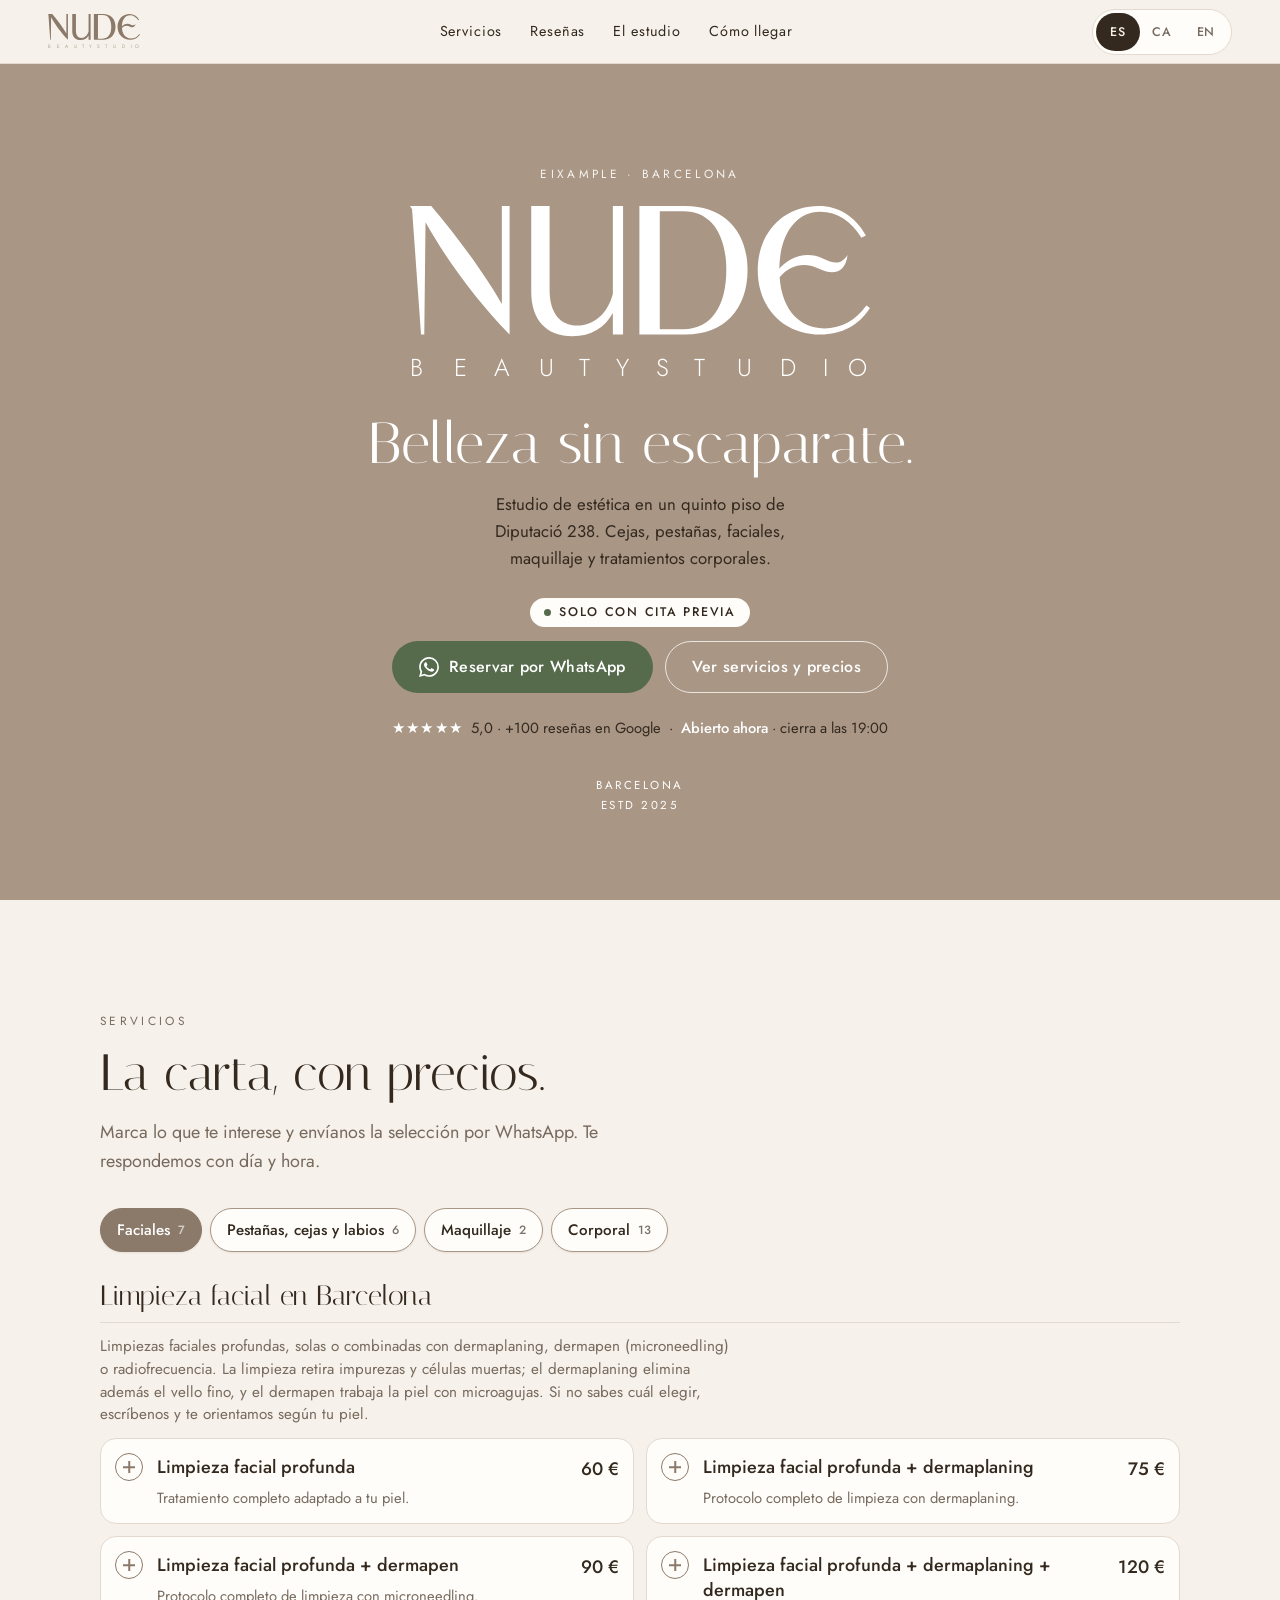
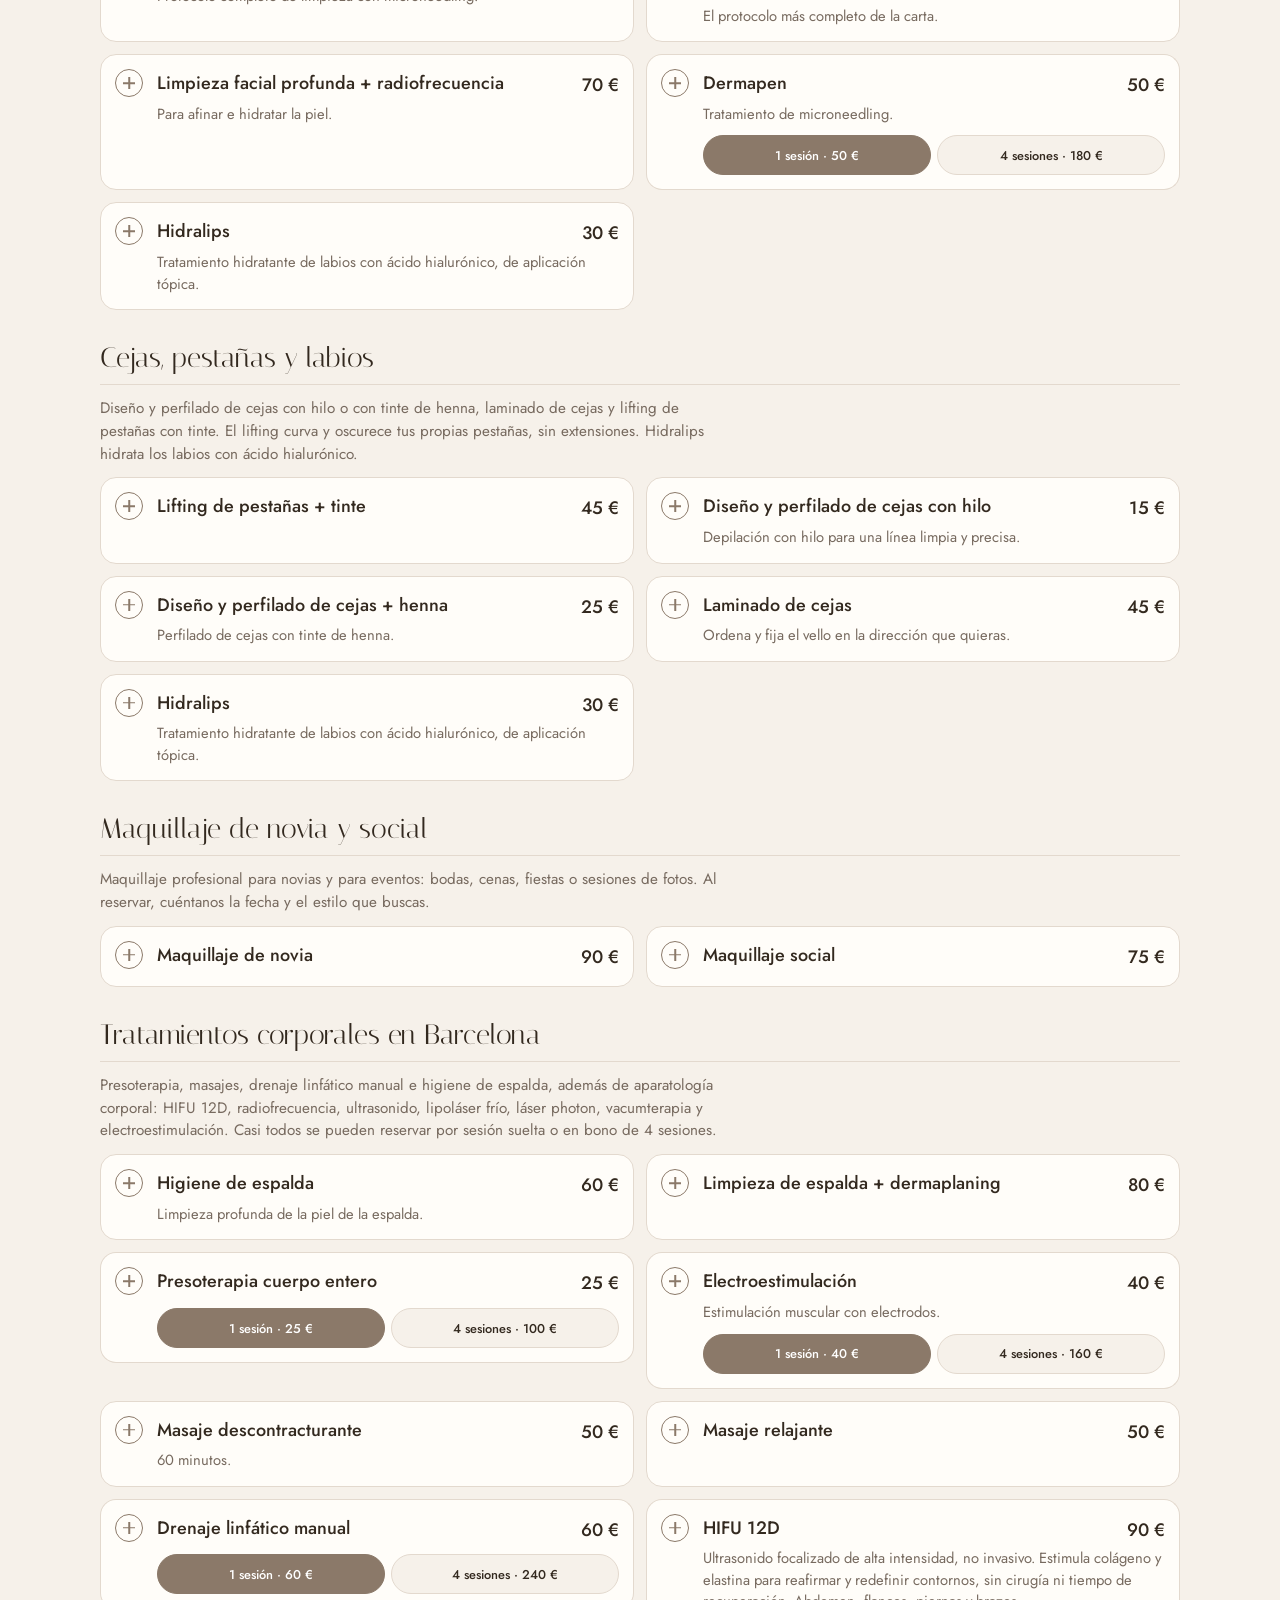
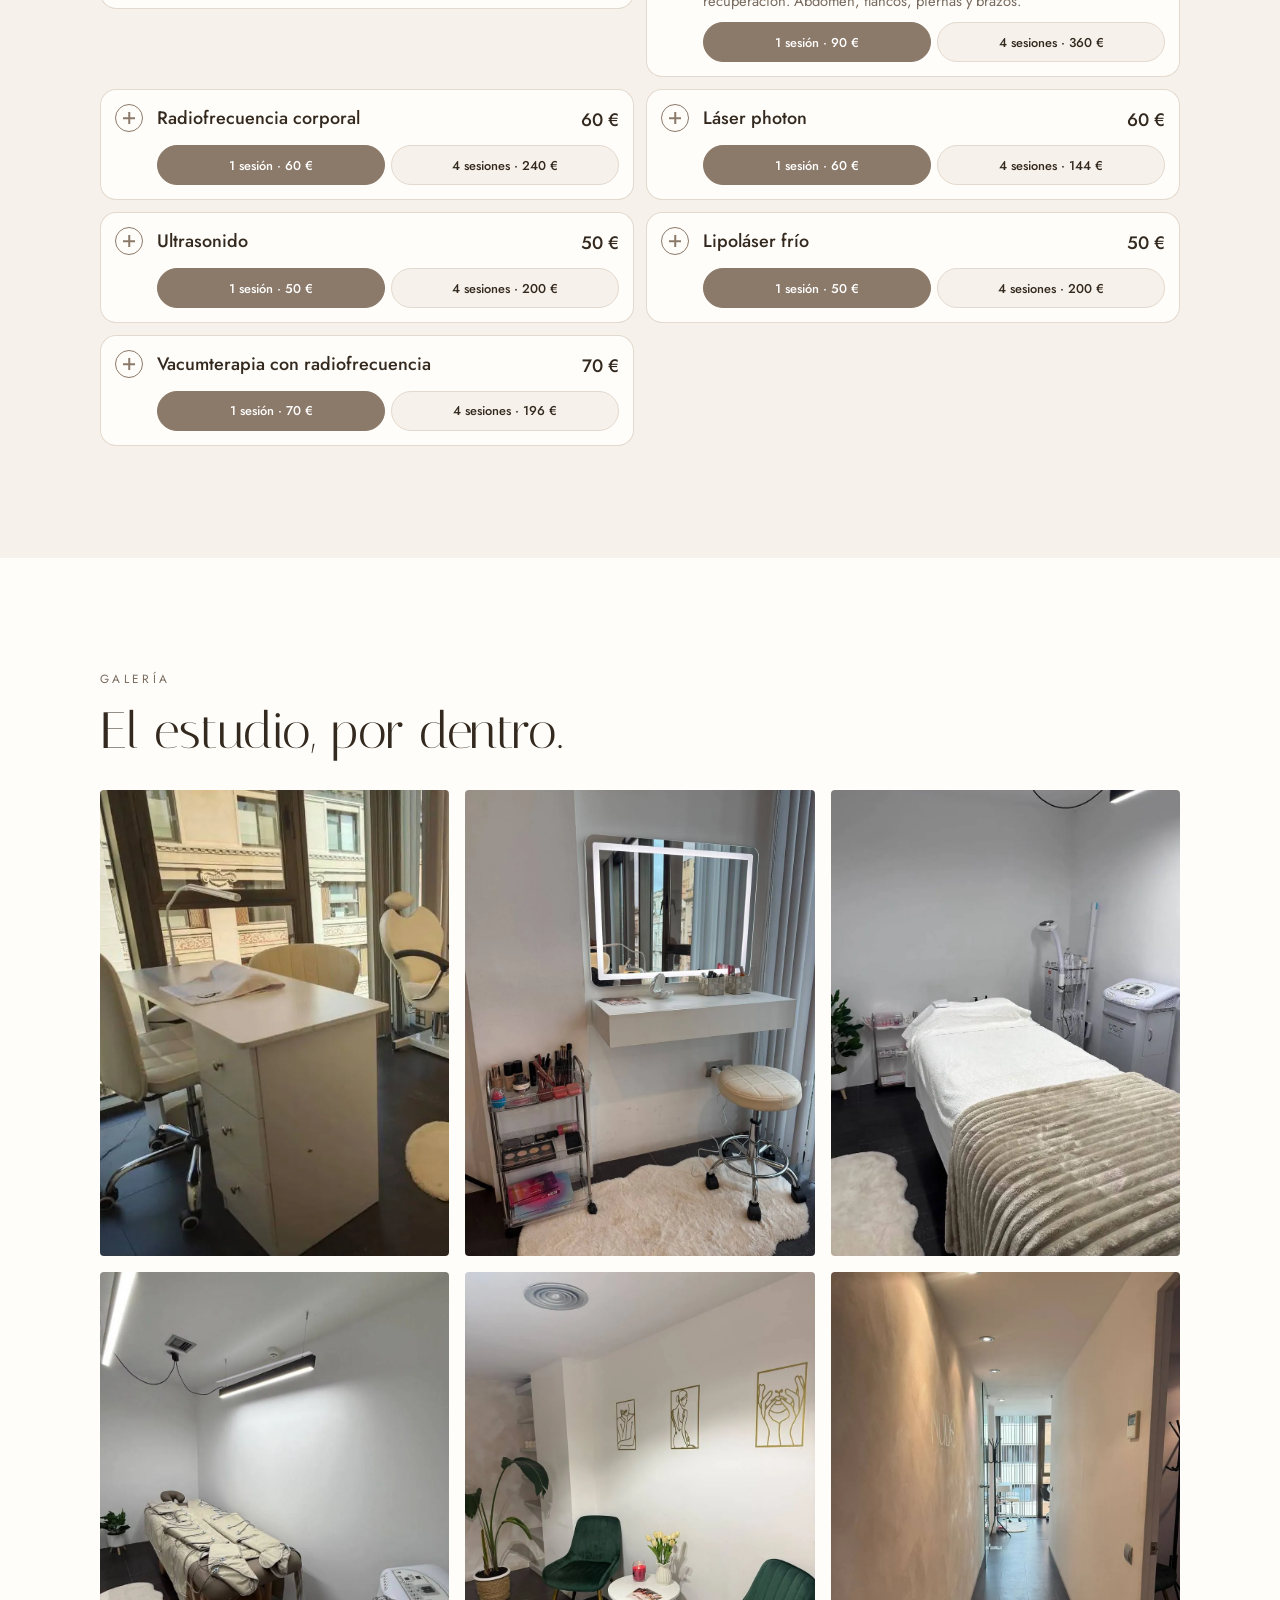
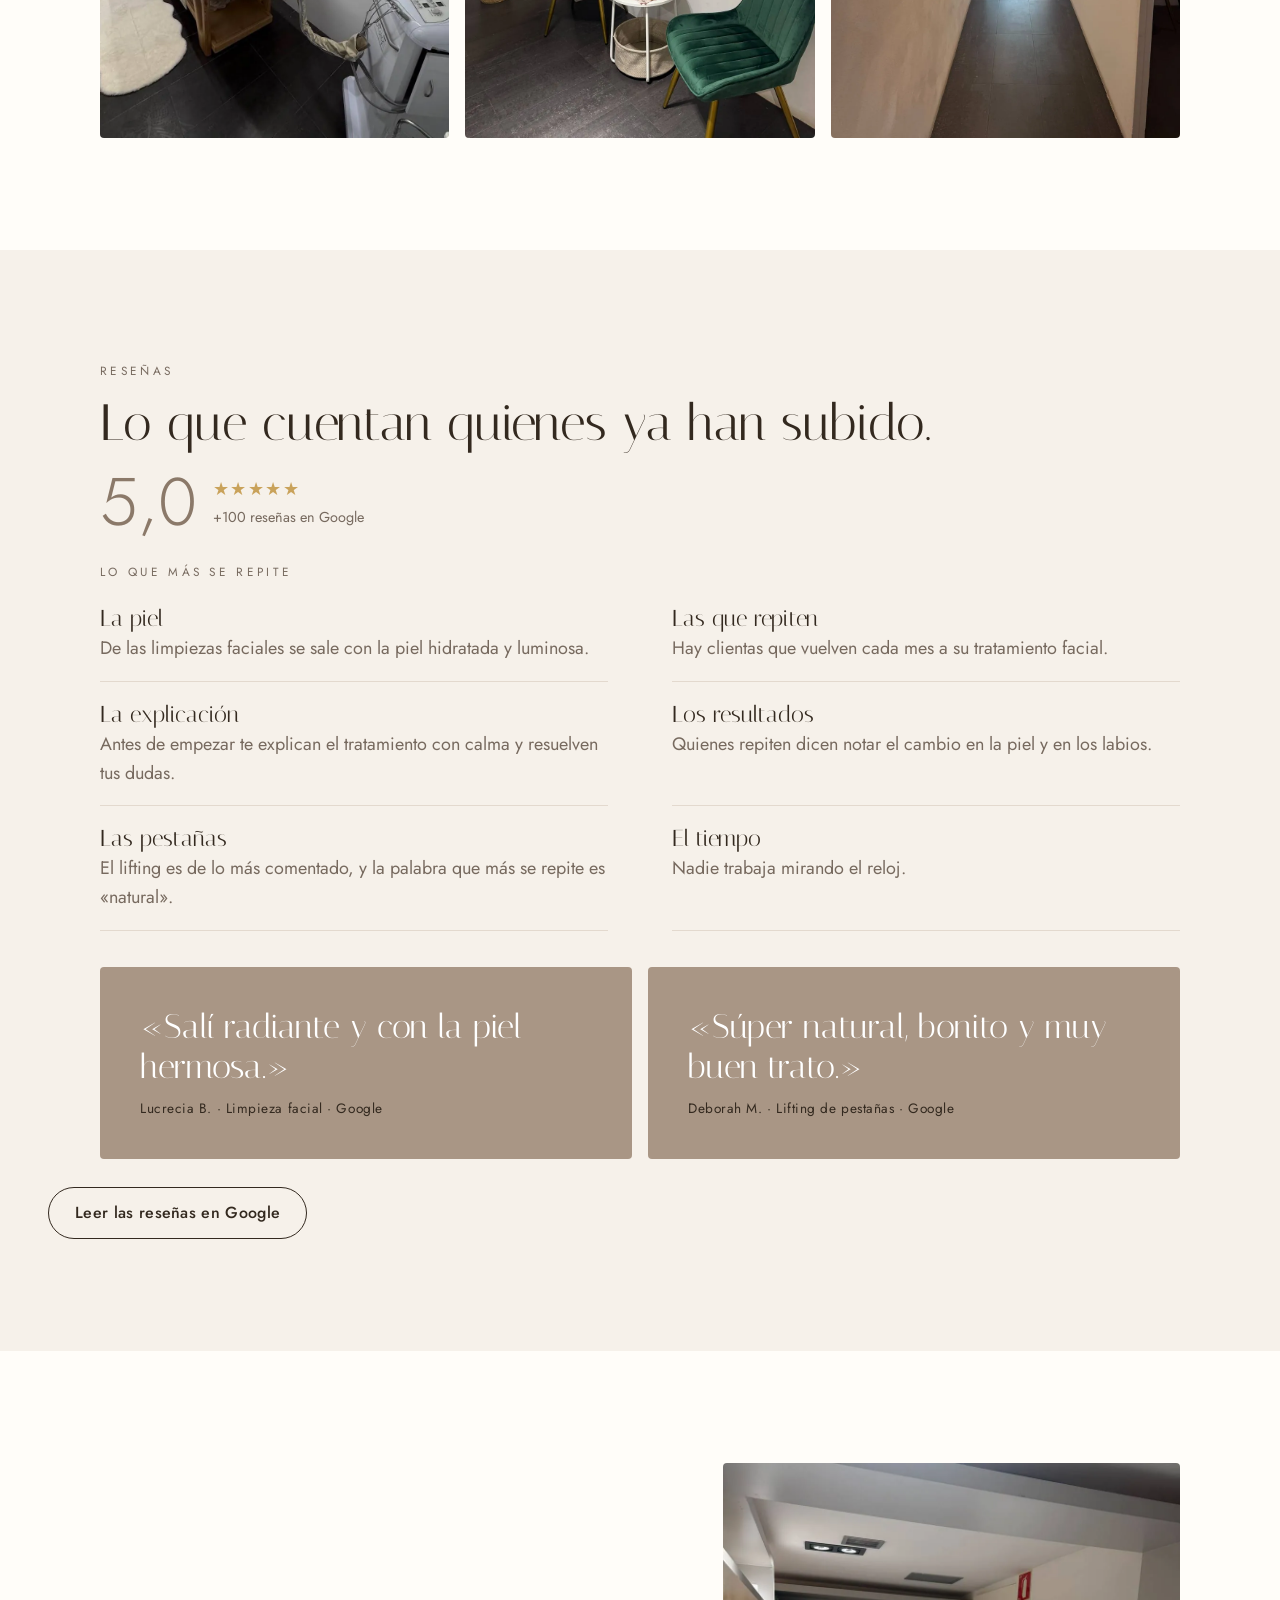
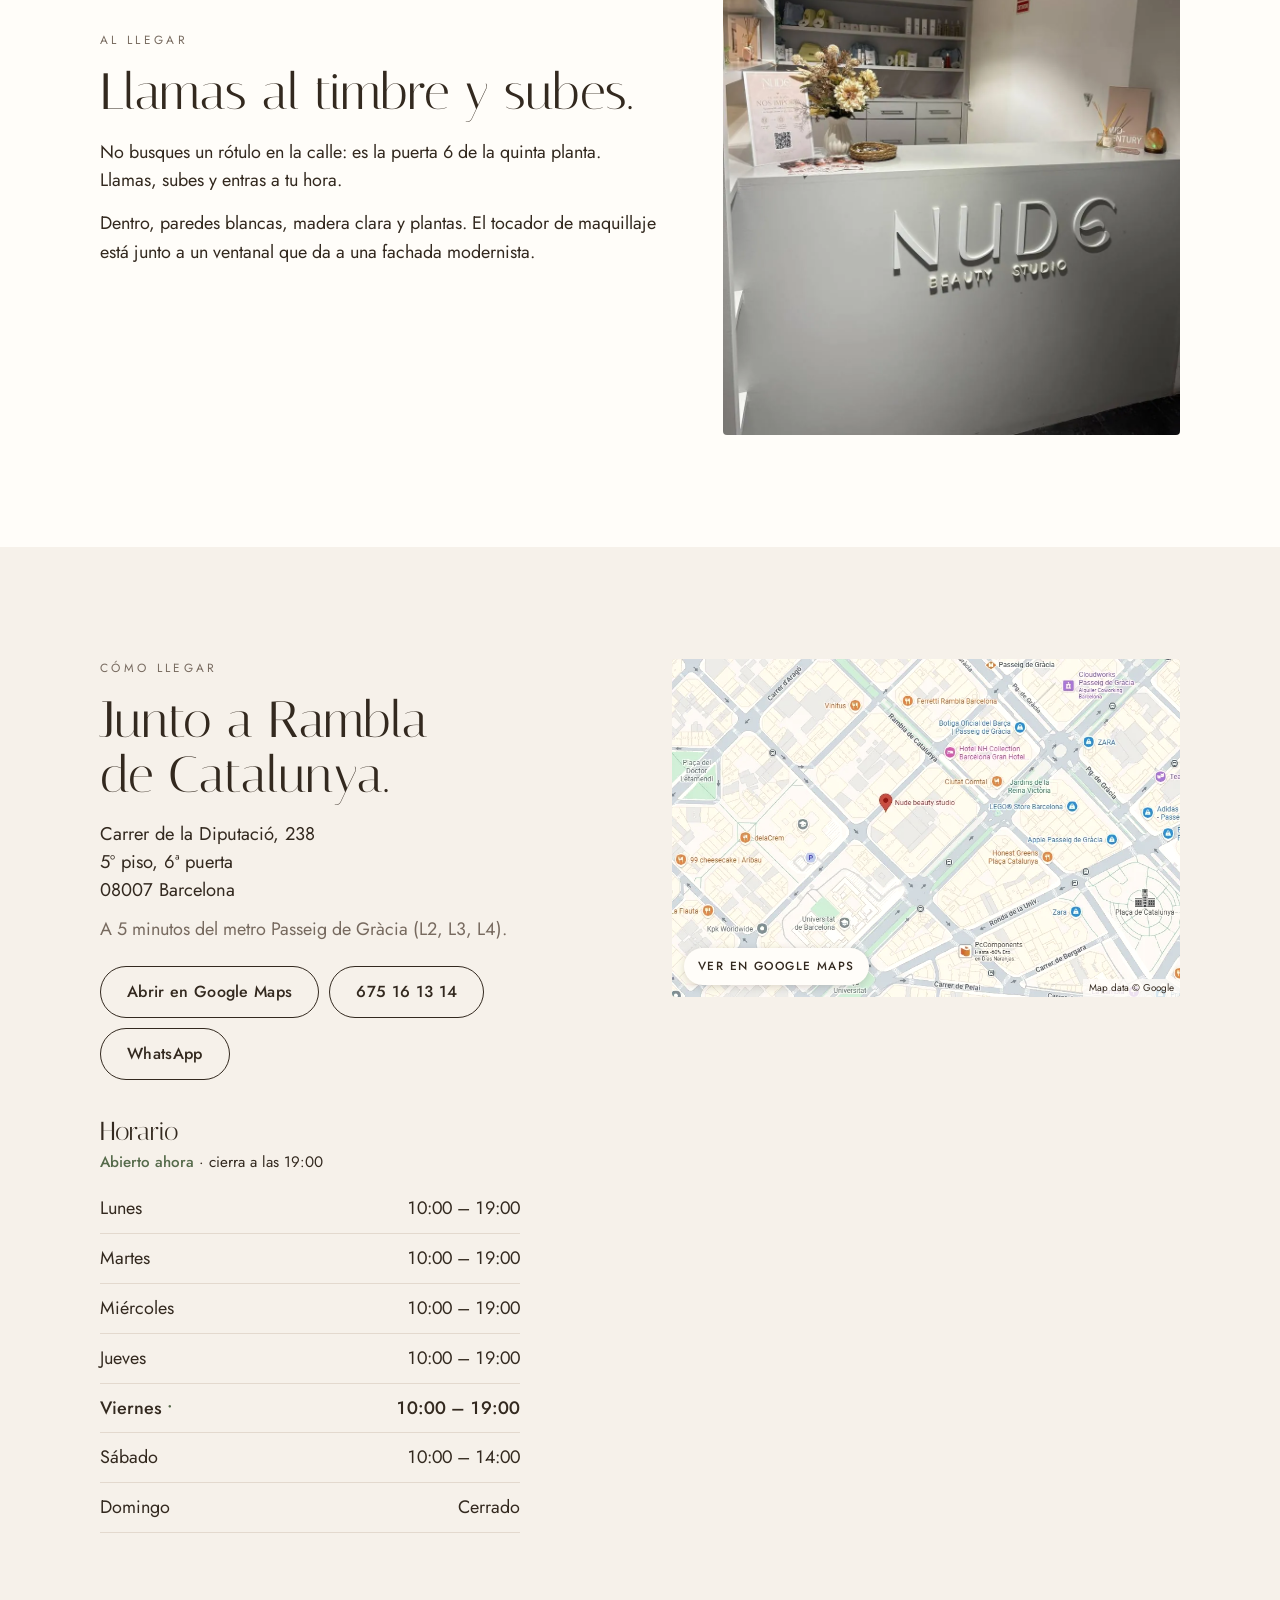
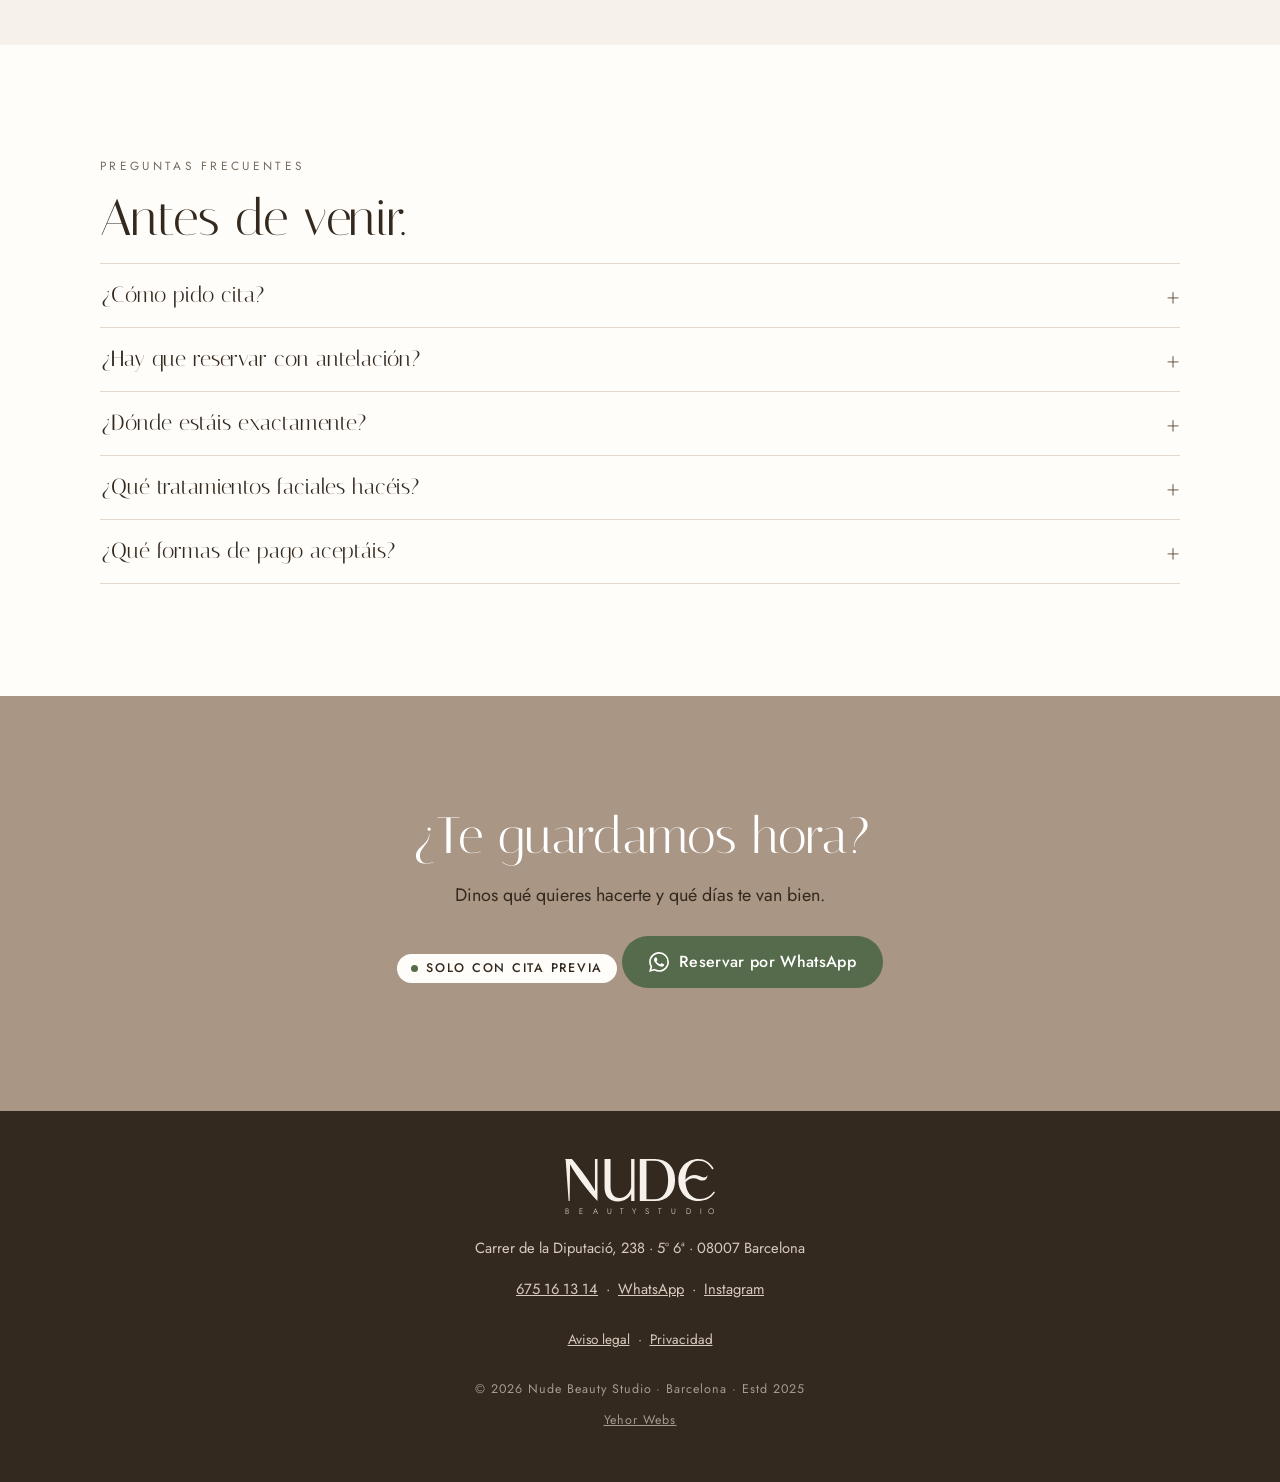
<file: index.html>
<!doctype html>
<!-- Generated by tools/build.js from src/index.html and js/content.js. Do not edit by hand. -->
<html lang="es">
<head>
<meta charset="utf-8">
<meta name="viewport" content="width=device-width, initial-scale=1, viewport-fit=cover">
<title>Nude Beauty Studio · Centro de estética en el Eixample, Barcelona</title>
<meta name="description" content="Centro de estética en el Eixample de Barcelona: limpieza facial, cejas, lifting de pestañas, tratamientos corporales y maquillaje de novia. Solo con cita.">
<link rel="canonical" href="https://nudebeautybcn.com/">
<link rel="alternate" hreflang="es" href="https://nudebeautybcn.com/">
<link rel="alternate" hreflang="ca" href="https://nudebeautybcn.com/ca/">
<link rel="alternate" hreflang="en" href="https://nudebeautybcn.com/en/">
<link rel="alternate" hreflang="x-default" href="https://nudebeautybcn.com/">
<meta property="og:type" content="website">
<meta property="og:site_name" content="Nude Beauty Studio">
<meta property="og:title" content="Nude Beauty Studio · Centro de estética en el Eixample, Barcelona">
<meta property="og:description" content="Centro de estética en el Eixample de Barcelona: limpieza facial, cejas, lifting de pestañas, tratamientos corporales y maquillaje de novia. Solo con cita.">
<meta property="og:url" content="https://nudebeautybcn.com/">
<meta property="og:locale" content="es_ES">
<script type="application/ld+json">{"@context":"https://schema.org","@type":"BeautySalon","@id":"https://nudebeautybcn.com/#salon","name":"Nude Beauty Studio","description":"Centro de estética en el Eixample de Barcelona: limpieza facial, cejas, lifting de pestañas, tratamientos corporales y maquillaje de novia. Solo con cita.","url":"https://nudebeautybcn.com/","telephone":"+34675161314","priceRange":"€€","paymentAccepted":"Cash, Credit Card, Debit Card, Visa, Mastercard, NFC mobile payments","image":"https://nudebeautybcn.com/img/00-recepcion.webp","address":{"@type":"PostalAddress","streetAddress":"Carrer de la Diputació, 238, 5º 6ª","addressLocality":"Barcelona","addressRegion":"Barcelona","postalCode":"08007","addressCountry":"ES"},"geo":{"@type":"GeoCoordinates","latitude":41.3885,"longitude":2.1647},"hasMap":"https://maps.app.goo.gl/gT3hE2o65boG1eyQA","openingHoursSpecification":[{"@type":"OpeningHoursSpecification","dayOfWeek":["Monday","Tuesday","Wednesday","Thursday","Friday"],"opens":"10:00","closes":"19:00"},{"@type":"OpeningHoursSpecification","dayOfWeek":"Saturday","opens":"10:00","closes":"14:00"}],"sameAs":["https://www.instagram.com/nude.beautybcn","https://maps.app.goo.gl/gT3hE2o65boG1eyQA","https://www.treatwell.es/establecimiento/nude-beauty-studio/"],"hasOfferCatalog":{"@type":"OfferCatalog","name":"Servicios","itemListElement":[{"@type":"OfferCatalog","name":"Limpieza facial en Barcelona","itemListElement":[{"@type":"Offer","itemOffered":{"@type":"Service","name":"Limpieza facial profunda"},"priceCurrency":"EUR","price":60},{"@type":"Offer","itemOffered":{"@type":"Service","name":"Limpieza facial profunda + dermaplaning"},"priceCurrency":"EUR","price":75},{"@type":"Offer","itemOffered":{"@type":"Service","name":"Limpieza facial profunda + dermapen"},"priceCurrency":"EUR","price":90},{"@type":"Offer","itemOffered":{"@type":"Service","name":"Limpieza facial profunda + dermaplaning + dermapen"},"priceCurrency":"EUR","price":120},{"@type":"Offer","itemOffered":{"@type":"Service","name":"Limpieza facial profunda + radiofrecuencia"},"priceCurrency":"EUR","price":70},{"@type":"Offer","itemOffered":{"@type":"Service","name":"Dermapen"},"priceCurrency":"EUR","price":50},{"@type":"Offer","itemOffered":{"@type":"Service","name":"Dermapen (4 sesiones)"},"priceCurrency":"EUR","price":180},{"@type":"Offer","itemOffered":{"@type":"Service","name":"Hidralips"},"priceCurrency":"EUR","price":30}]},{"@type":"OfferCatalog","name":"Cejas, pestañas y labios","itemListElement":[{"@type":"Offer","itemOffered":{"@type":"Service","name":"Pack mirada perfecta"},"priceCurrency":"EUR","price":48,"priceValidUntil":"2026-10-31"},{"@type":"Offer","itemOffered":{"@type":"Service","name":"Lifting de pestañas + tinte"},"priceCurrency":"EUR","price":45},{"@type":"Offer","itemOffered":{"@type":"Service","name":"Diseño y perfilado de cejas con hilo"},"priceCurrency":"EUR","price":15},{"@type":"Offer","itemOffered":{"@type":"Service","name":"Diseño y perfilado de cejas + henna"},"priceCurrency":"EUR","price":25},{"@type":"Offer","itemOffered":{"@type":"Service","name":"Laminado de cejas"},"priceCurrency":"EUR","price":45},{"@type":"Offer","itemOffered":{"@type":"Service","name":"Hidralips"},"priceCurrency":"EUR","price":30}]},{"@type":"OfferCatalog","name":"Maquillaje de novia y social","itemListElement":[{"@type":"Offer","itemOffered":{"@type":"Service","name":"Maquillaje de novia"},"priceCurrency":"EUR","price":90},{"@type":"Offer","itemOffered":{"@type":"Service","name":"Maquillaje social"},"priceCurrency":"EUR","price":75}]},{"@type":"OfferCatalog","name":"Tratamientos corporales en Barcelona","itemListElement":[{"@type":"Offer","itemOffered":{"@type":"Service","name":"Higiene de espalda"},"priceCurrency":"EUR","price":60},{"@type":"Offer","itemOffered":{"@type":"Service","name":"Limpieza de espalda + dermaplaning"},"priceCurrency":"EUR","price":80},{"@type":"Offer","itemOffered":{"@type":"Service","name":"Presoterapia cuerpo entero"},"priceCurrency":"EUR","price":25},{"@type":"Offer","itemOffered":{"@type":"Service","name":"Presoterapia cuerpo entero (4 sesiones)"},"priceCurrency":"EUR","price":100},{"@type":"Offer","itemOffered":{"@type":"Service","name":"Electroestimulación"},"priceCurrency":"EUR","price":40},{"@type":"Offer","itemOffered":{"@type":"Service","name":"Electroestimulación (4 sesiones)"},"priceCurrency":"EUR","price":160},{"@type":"Offer","itemOffered":{"@type":"Service","name":"Masaje descontracturante"},"priceCurrency":"EUR","price":50},{"@type":"Offer","itemOffered":{"@type":"Service","name":"Masaje relajante"},"priceCurrency":"EUR","price":50},{"@type":"Offer","itemOffered":{"@type":"Service","name":"Drenaje linfático manual"},"priceCurrency":"EUR","price":60},{"@type":"Offer","itemOffered":{"@type":"Service","name":"Drenaje linfático manual (4 sesiones)"},"priceCurrency":"EUR","price":240},{"@type":"Offer","itemOffered":{"@type":"Service","name":"HIFU 12D"},"priceCurrency":"EUR","price":90},{"@type":"Offer","itemOffered":{"@type":"Service","name":"HIFU 12D (4 sesiones)"},"priceCurrency":"EUR","price":360},{"@type":"Offer","itemOffered":{"@type":"Service","name":"Radiofrecuencia corporal"},"priceCurrency":"EUR","price":60},{"@type":"Offer","itemOffered":{"@type":"Service","name":"Radiofrecuencia corporal (4 sesiones)"},"priceCurrency":"EUR","price":240},{"@type":"Offer","itemOffered":{"@type":"Service","name":"Láser photon"},"priceCurrency":"EUR","price":60},{"@type":"Offer","itemOffered":{"@type":"Service","name":"Láser photon (4 sesiones)"},"priceCurrency":"EUR","price":144},{"@type":"Offer","itemOffered":{"@type":"Service","name":"Ultrasonido"},"priceCurrency":"EUR","price":50},{"@type":"Offer","itemOffered":{"@type":"Service","name":"Ultrasonido (4 sesiones)"},"priceCurrency":"EUR","price":200},{"@type":"Offer","itemOffered":{"@type":"Service","name":"Lipoláser frío"},"priceCurrency":"EUR","price":50},{"@type":"Offer","itemOffered":{"@type":"Service","name":"Lipoláser frío (4 sesiones)"},"priceCurrency":"EUR","price":200},{"@type":"Offer","itemOffered":{"@type":"Service","name":"Vacumterapia con radiofrecuencia"},"priceCurrency":"EUR","price":70},{"@type":"Offer","itemOffered":{"@type":"Service","name":"Vacumterapia con radiofrecuencia (4 sesiones)"},"priceCurrency":"EUR","price":196}]}]}}</script>
<script type="application/ld+json">{"@context":"https://schema.org","@type":"WebSite","name":"Nude Beauty Studio","alternateName":"Nude Beauty BCN","url":"https://nudebeautybcn.com/"}</script>
<script type="application/ld+json">{"@context":"https://schema.org","@type":"FAQPage","mainEntity":[{"@type":"Question","name":"¿Cómo pido cita?","acceptedAnswer":{"@type":"Answer","text":"Por WhatsApp o por teléfono, en el 675 16 13 14. En la carta de servicios puedes marcar lo que te interesa y enviarnos la selección; te respondemos con día y hora."}},{"@type":"Question","name":"¿Hay que reservar con antelación?","acceptedAnswer":{"@type":"Answer","text":"Sí. Atendemos solo con cita previa, así que escríbenos antes de venir y te decimos la primera hora libre."}},{"@type":"Question","name":"¿Dónde estáis exactamente?","acceptedAnswer":{"@type":"Answer","text":"En Carrer de la Diputació 238, 5º piso, 6ª puerta, 08007 Barcelona (Eixample), junto a Rambla de Catalunya y a 5 minutos del metro Passeig de Gràcia (L2, L3, L4). No hay rótulo en la calle: llama al timbre y sube."}},{"@type":"Question","name":"¿Qué tratamientos faciales hacéis?","acceptedAnswer":{"@type":"Answer","text":"Limpieza facial profunda, sola o combinada con dermaplaning, dermapen (microneedling) o radiofrecuencia; dermapen en sesión suelta o en bono de 4 sesiones; e Hidralips para los labios. Los precios están en la carta."}},{"@type":"Question","name":"¿Qué formas de pago aceptáis?","acceptedAnswer":{"@type":"Answer","text":"Efectivo, tarjeta de débito y de crédito (Visa y Mastercard) y pago con el móvil sin contacto. No aceptamos cheques."}}]}</script>
<meta name="theme-color" content="#A99685">
<link rel="icon" href="/favicon.ico" sizes="48x48">
<link rel="icon" href="/favicon.svg" type="image/svg+xml">
<link rel="icon" href="/icon-192.png" type="image/png" sizes="192x192">
<link rel="apple-touch-icon" href="/apple-touch-icon.png">
<link rel="manifest" href="/site.webmanifest">
<link rel="preload" href="/fonts/jost-variable.woff2" as="font" type="font/woff2" crossorigin>
<link rel="preload" href="/fonts/italiana-400.woff2" as="font" type="font/woff2" crossorigin>
<link rel="stylesheet" href="/css/styles.css">
</head>
<body>

<!-- Logo redrawn as vector; reused everywhere via <use> -->
<svg class="sprite" aria-hidden="true">
  <symbol id="nude-logo" viewBox="0 0 1127 420">
    <!-- N -->
    <path d="M0,0 H52 C120,80 185,170 225,240 V0 H244 V315 C165,235 85,125 38,40 L35,315 H27 L5,8 Z"/>
    <!-- U -->
    <path d="M297,0 H342 V205 C342,262 368,293 410,293 C452,293 485,262 497,215 V0 H522 V315 H497 V262 C478,297 444,319 398,319 C335,319 297,280 297,210 Z"/>
    <!-- D -->
    <path fill-rule="evenodd" d="M562,0 H675 C770,0 827,62 827,157 C827,253 770,315 675,315 H562 Z M612,13 V302 H670 C738,302 775,245 775,157 C775,70 738,13 670,13 Z"/>
    <!-- E -->
    <path d="M1117,72 C1090,25 1050,0 1002,0 C915,0 852,65 852,157 C852,250 915,315 1005,315 C1058,315 1100,292 1127,250 L1118,244 C1092,280 1058,300 1015,300 C948,300 905,245 905,157 C905,70 945,14 1005,14 C1048,14 1082,38 1106,78 Z"/>
    <path d="M900,160 C930,120 975,112 1010,128 C1040,142 1055,145 1072,120 C1068,160 1040,172 1005,155 C970,138 935,140 905,175 Z"/>
    <text y="417" font-family="Jost, 'Century Gothic', sans-serif" font-weight="300" font-size="60"
          x="0 107 207 317 415 505 602 697 800 907 1012 1072">BEAUTYSTUDIO</text>
  </symbol>
  <symbol id="ic-wa" viewBox="0 0 24 24">
    <path d="M17.472 14.382c-.297-.149-1.758-.867-2.03-.967-.273-.099-.471-.148-.67.15-.197.297-.767.966-.94 1.164-.173.199-.347.223-.644.075-.297-.15-1.255-.463-2.39-1.475-.883-.788-1.48-1.761-1.653-2.059-.173-.297-.018-.458.13-.606.134-.133.298-.347.446-.52.149-.174.198-.298.298-.497.099-.198.05-.371-.025-.52-.075-.149-.669-1.612-.916-2.207-.242-.579-.487-.5-.669-.51-.173-.008-.371-.01-.57-.01-.198 0-.52.074-.792.372-.272.297-1.04 1.016-1.04 2.479 0 1.462 1.065 2.875 1.213 3.074.149.198 2.096 3.2 5.077 4.487.709.306 1.262.489 1.694.625.712.227 1.36.195 1.871.118.571-.085 1.758-.719 2.006-1.413.248-.694.248-1.289.173-1.413-.074-.124-.272-.198-.57-.347m-5.421 7.403h-.004a9.87 9.87 0 01-5.031-1.378l-.361-.214-3.741.982.998-3.648-.235-.374a9.86 9.86 0 01-1.51-5.26c.001-5.45 4.436-9.884 9.888-9.884 2.64 0 5.122 1.03 6.988 2.898a9.825 9.825 0 012.893 6.994c-.003 5.45-4.437 9.884-9.885 9.884m8.413-18.297A11.815 11.815 0 0012.05 0C5.495 0 .16 5.335.157 11.892c0 2.096.547 4.142 1.588 5.945L.057 24l6.305-1.654a11.882 11.882 0 005.683 1.448h.005c6.554 0 11.89-5.335 11.893-11.893a11.821 11.821 0 00-3.48-8.413z"/>
  </symbol>
</svg>

<header class="bar" id="top">
  <a class="bar__logo" href="#top" aria-label="Nude Beauty Studio">
    <svg viewBox="0 0 1127 420" role="img" aria-hidden="true"><use href="#nude-logo"/></svg>
  </a>
  <nav class="bar__nav" aria-label="Principal">
    <a href="#servicios">Servicios</a>
    <a href="#resenas">Reseñas</a>
    <a href="#estudio">El estudio</a>
    <a href="#visita">Cómo llegar</a>
  </nav>
  <div class="lang" role="group" aria-label="Idioma / Language">
    <a href="/" hreflang="es" lang="es" aria-current="true">ES</a>
    <a href="/ca/" hreflang="ca" lang="ca">CA</a>
    <a href="/en/" hreflang="en" lang="en">EN</a>
  </div>
</header>

<main>
  <section class="hero">
    <p class="eyebrow">Eixample · Barcelona</p>
    <a class="hero__logo" href="#servicios" aria-label="Nude Beauty Studio">
      <svg viewBox="0 0 1127 420" role="img" aria-hidden="true"><use href="#nude-logo"/></svg>
    </a>
    <h1>Belleza sin escaparate.</h1>
    <p class="hero__sub">Estudio de estética en un quinto piso de Diputació 238. Cejas, pestañas, faciales, maquillaje y tratamientos corporales.</p>
    <p class="badge">Solo con cita previa</p>
    <div class="hero__cta">
      <a class="btn btn--wa js-wa" href="https://wa.me/34675161314" target="_blank" rel="noopener noreferrer">
        <svg class="ic" aria-hidden="true"><use href="#ic-wa"/></svg><span>Reservar por WhatsApp</span>
      </a>
      <a class="btn btn--ghost" href="#servicios">Ver servicios y precios</a>
    </div>
    <p class="hero__meta">
      <span class="stars" aria-hidden="true">★★★★★</span>
      <span>5,0 · +100 reseñas en Google</span>
      <span class="dot" aria-hidden="true">·</span>
      <span class="js-open"></span>
    </p>
    <p class="hero__foot">Barcelona<br>Estd 2025</p>
  </section>


  <section class="promo js-promo" id="oferta" data-ends="2026-10-31T23:59:59+01:00">
    <div class="promo__card">
      <p class="promo__badge">−20%</p>
      <p class="eyebrow">Oferta hasta el 31 de octubre</p>
      <h2>Pack mirada perfecta</h2>
      <p class="promo__desc">Lifting de pestañas + tinte + nutrición + diseño y perfilado de cejas con hilo.</p>
      <p class="promo__price"><s>60 €</s> <strong>48 €</strong></p>
      <p class="promo__label">Termina en</p>
      <div class="promo__timer" role="timer"><span><b data-u="0">00</b><small>días</small></span><span><b data-u="1">00</b><small>horas</small></span><span><b data-u="2">00</b><small>min</small></span><span><b data-u="3">00</b><small>seg</small></span></div>
      <a class="btn btn--wa promo__cta" href="https://wa.me/34675161314?text=Hola%2C%20quiero%20reservar%20el%20Pack%20mirada%20perfecta%20(48%20%E2%82%AC)." target="_blank" rel="noopener noreferrer"><svg class="ic" aria-hidden="true"><use href="#ic-wa"/></svg><span>Reservar el pack</span></a>
    </div>
  </section>

  <section class="menu" id="servicios">
    <p class="eyebrow">Servicios</p>
    <h2>La carta, con precios.</h2>
    <p class="lede">Marca lo que te interese y envíanos la selección por WhatsApp. Te respondemos con día y hora.</p>
    <nav class="tabs" id="tabs" aria-label="Categorías"><a href="#cat-faciales" data-cat="faciales">Faciales<small>7</small></a><a href="#cat-mirada" data-cat="mirada">Pestañas, cejas y labios<small>6</small></a><a href="#cat-maquillaje" data-cat="maquillaje">Maquillaje<small>2</small></a><a href="#cat-corporal" data-cat="corporal">Corporal<small>13</small></a></nav>
    <div class="cats" id="cats">
      <div class="cat" id="cat-faciales">
        <h2 class="cat__title">Limpieza facial en Barcelona</h2>
        <p class="cat__intro">Limpiezas faciales profundas, solas o combinadas con dermaplaning, dermapen (microneedling) o radiofrecuencia. La limpieza retira impurezas y células muertas; el dermaplaning elimina además el vello fino, y el dermapen trabaja la piel con microagujas. Si no sabes cuál elegir, escríbenos y te orientamos según tu piel.</p>
        <ul class="items">
          <li class="item"><button type="button" class="item__btn" data-id="limpieza" aria-pressed="false">
            <span class="item__mark" aria-hidden="true"></span>
            <span class="item__name">Limpieza facial profunda</span>
            <span class="item__price">60 €</span>
            <span class="item__desc">Tratamiento completo adaptado a tu piel.</span>
          </button></li>
          <li class="item"><button type="button" class="item__btn" data-id="limpieza-dermaplaning" aria-pressed="false">
            <span class="item__mark" aria-hidden="true"></span>
            <span class="item__name">Limpieza facial profunda + dermaplaning</span>
            <span class="item__price">75 €</span>
            <span class="item__desc">Protocolo completo de limpieza con dermaplaning.</span>
          </button></li>
          <li class="item"><button type="button" class="item__btn" data-id="limpieza-dermapen" aria-pressed="false">
            <span class="item__mark" aria-hidden="true"></span>
            <span class="item__name">Limpieza facial profunda + dermapen</span>
            <span class="item__price">90 €</span>
            <span class="item__desc">Protocolo completo de limpieza con microneedling.</span>
          </button></li>
          <li class="item"><button type="button" class="item__btn" data-id="limpieza-completa" aria-pressed="false">
            <span class="item__mark" aria-hidden="true"></span>
            <span class="item__name">Limpieza facial profunda + dermaplaning + dermapen</span>
            <span class="item__price">120 €</span>
            <span class="item__desc">El protocolo más completo de la carta.</span>
          </button></li>
          <li class="item"><button type="button" class="item__btn" data-id="limpieza-radio" aria-pressed="false">
            <span class="item__mark" aria-hidden="true"></span>
            <span class="item__name">Limpieza facial profunda + radiofrecuencia</span>
            <span class="item__price">70 €</span>
            <span class="item__desc">Para afinar e hidratar la piel.</span>
          </button></li>
          <li class="item item--pack"><button type="button" class="item__btn" data-id="dermapen" aria-pressed="false">
            <span class="item__mark" aria-hidden="true"></span>
            <span class="item__name">Dermapen</span>
            <span class="item__price">50 €</span>
            <span class="item__desc">Tratamiento de microneedling.</span>
          </button>
            <div class="item__opts" role="group" aria-label="Dermapen"><button type="button" class="item__opt" data-id="dermapen" data-opt="1" aria-pressed="true">1 sesión · 50 €</button><button type="button" class="item__opt" data-id="dermapen" data-opt="4" aria-pressed="false">4 sesiones · 180 €</button></div></li>
          <li class="item"><button type="button" class="item__btn" data-id="hidralips" aria-pressed="false">
            <span class="item__mark" aria-hidden="true"></span>
            <span class="item__name">Hidralips</span>
            <span class="item__price">30 €</span>
            <span class="item__desc">Tratamiento hidratante de labios con ácido hialurónico, de aplicación tópica.</span>
          </button></li>
        </ul>
      </div>
      <div class="cat" id="cat-mirada">
        <h2 class="cat__title">Cejas, pestañas y labios</h2>
        <p class="cat__intro">Diseño y perfilado de cejas con hilo o con tinte de henna, laminado de cejas y lifting de pestañas con tinte. El lifting curva y oscurece tus propias pestañas, sin extensiones. Hidralips hidrata los labios con ácido hialurónico.</p>
        <ul class="items">
          <li class="item item--promo js-promo"><button type="button" class="item__btn" data-id="pack-mirada" aria-pressed="false">
            <span class="item__mark" aria-hidden="true"></span>
            <span class="item__name">Pack mirada perfecta</span>
            <span class="item__price"><s>60 €</s> 48 €</span>
            <span class="item__desc">Lifting de pestañas + tinte + nutrición + diseño y perfilado de cejas con hilo.</span>
          </button></li>
          <li class="item"><button type="button" class="item__btn" data-id="lifting" aria-pressed="false">
            <span class="item__mark" aria-hidden="true"></span>
            <span class="item__name">Lifting de pestañas + tinte</span>
            <span class="item__price">45 €</span>
          </button></li>
          <li class="item"><button type="button" class="item__btn" data-id="cejas-hilo" aria-pressed="false">
            <span class="item__mark" aria-hidden="true"></span>
            <span class="item__name">Diseño y perfilado de cejas con hilo</span>
            <span class="item__price">15 €</span>
            <span class="item__desc">Depilación con hilo para una línea limpia y precisa.</span>
          </button></li>
          <li class="item"><button type="button" class="item__btn" data-id="cejas-henna" aria-pressed="false">
            <span class="item__mark" aria-hidden="true"></span>
            <span class="item__name">Diseño y perfilado de cejas + henna</span>
            <span class="item__price">25 €</span>
            <span class="item__desc">Perfilado de cejas con tinte de henna.</span>
          </button></li>
          <li class="item"><button type="button" class="item__btn" data-id="laminado" aria-pressed="false">
            <span class="item__mark" aria-hidden="true"></span>
            <span class="item__name">Laminado de cejas</span>
            <span class="item__price">45 €</span>
            <span class="item__desc">Ordena y fija el vello en la dirección que quieras.</span>
          </button></li>
          <li class="item"><button type="button" class="item__btn" data-id="hidralips" aria-pressed="false">
            <span class="item__mark" aria-hidden="true"></span>
            <span class="item__name">Hidralips</span>
            <span class="item__price">30 €</span>
            <span class="item__desc">Tratamiento hidratante de labios con ácido hialurónico, de aplicación tópica.</span>
          </button></li>
        </ul>
      </div>
      <div class="cat" id="cat-maquillaje">
        <h2 class="cat__title">Maquillaje de novia y social</h2>
        <p class="cat__intro">Maquillaje profesional para novias y para eventos: bodas, cenas, fiestas o sesiones de fotos. Al reservar, cuéntanos la fecha y el estilo que buscas.</p>
        <ul class="items">
          <li class="item"><button type="button" class="item__btn" data-id="novia" aria-pressed="false">
            <span class="item__mark" aria-hidden="true"></span>
            <span class="item__name">Maquillaje de novia</span>
            <span class="item__price">90 €</span>
          </button></li>
          <li class="item"><button type="button" class="item__btn" data-id="social" aria-pressed="false">
            <span class="item__mark" aria-hidden="true"></span>
            <span class="item__name">Maquillaje social</span>
            <span class="item__price">75 €</span>
          </button></li>
        </ul>
      </div>
      <div class="cat" id="cat-corporal">
        <h2 class="cat__title">Tratamientos corporales en Barcelona</h2>
        <p class="cat__intro">Presoterapia, masajes, drenaje linfático manual e higiene de espalda, además de aparatología corporal: HIFU 12D, radiofrecuencia, ultrasonido, lipoláser frío, láser photon, vacumterapia y electroestimulación. Casi todos se pueden reservar por sesión suelta o en bono de 4 sesiones.</p>
        <ul class="items">
          <li class="item"><button type="button" class="item__btn" data-id="espalda" aria-pressed="false">
            <span class="item__mark" aria-hidden="true"></span>
            <span class="item__name">Higiene de espalda</span>
            <span class="item__price">60 €</span>
            <span class="item__desc">Limpieza profunda de la piel de la espalda.</span>
          </button></li>
          <li class="item"><button type="button" class="item__btn" data-id="espalda-dermaplaning" aria-pressed="false">
            <span class="item__mark" aria-hidden="true"></span>
            <span class="item__name">Limpieza de espalda + dermaplaning</span>
            <span class="item__price">80 €</span>
          </button></li>
          <li class="item item--pack"><button type="button" class="item__btn" data-id="preso" aria-pressed="false">
            <span class="item__mark" aria-hidden="true"></span>
            <span class="item__name">Presoterapia cuerpo entero</span>
            <span class="item__price">25 €</span>
          </button>
            <div class="item__opts" role="group" aria-label="Presoterapia cuerpo entero"><button type="button" class="item__opt" data-id="preso" data-opt="1" aria-pressed="true">1 sesión · 25 €</button><button type="button" class="item__opt" data-id="preso" data-opt="4" aria-pressed="false">4 sesiones · 100 €</button></div></li>
          <li class="item item--pack"><button type="button" class="item__btn" data-id="electro" aria-pressed="false">
            <span class="item__mark" aria-hidden="true"></span>
            <span class="item__name">Electroestimulación</span>
            <span class="item__price">40 €</span>
            <span class="item__desc">Estimulación muscular con electrodos.</span>
          </button>
            <div class="item__opts" role="group" aria-label="Electroestimulación"><button type="button" class="item__opt" data-id="electro" data-opt="1" aria-pressed="true">1 sesión · 40 €</button><button type="button" class="item__opt" data-id="electro" data-opt="4" aria-pressed="false">4 sesiones · 160 €</button></div></li>
          <li class="item"><button type="button" class="item__btn" data-id="masaje-descon" aria-pressed="false">
            <span class="item__mark" aria-hidden="true"></span>
            <span class="item__name">Masaje descontracturante</span>
            <span class="item__price">50 €</span>
            <span class="item__desc">60 minutos.</span>
          </button></li>
          <li class="item"><button type="button" class="item__btn" data-id="masaje-relax" aria-pressed="false">
            <span class="item__mark" aria-hidden="true"></span>
            <span class="item__name">Masaje relajante</span>
            <span class="item__price">50 €</span>
          </button></li>
          <li class="item item--pack"><button type="button" class="item__btn" data-id="drenaje" aria-pressed="false">
            <span class="item__mark" aria-hidden="true"></span>
            <span class="item__name">Drenaje linfático manual</span>
            <span class="item__price">60 €</span>
          </button>
            <div class="item__opts" role="group" aria-label="Drenaje linfático manual"><button type="button" class="item__opt" data-id="drenaje" data-opt="1" aria-pressed="true">1 sesión · 60 €</button><button type="button" class="item__opt" data-id="drenaje" data-opt="4" aria-pressed="false">4 sesiones · 240 €</button></div></li>
          <li class="item item--pack"><button type="button" class="item__btn" data-id="hifu" aria-pressed="false">
            <span class="item__mark" aria-hidden="true"></span>
            <span class="item__name">HIFU 12D</span>
            <span class="item__price">90 €</span>
            <span class="item__desc">Ultrasonido focalizado de alta intensidad, no invasivo. Estimula colágeno y elastina para reafirmar y redefinir contornos, sin cirugía ni tiempo de recuperación. Abdomen, flancos, piernas y brazos.</span>
          </button>
            <div class="item__opts" role="group" aria-label="HIFU 12D"><button type="button" class="item__opt" data-id="hifu" data-opt="1" aria-pressed="true">1 sesión · 90 €</button><button type="button" class="item__opt" data-id="hifu" data-opt="4" aria-pressed="false">4 sesiones · 360 €</button></div></li>
          <li class="item item--pack"><button type="button" class="item__btn" data-id="radio-corp" aria-pressed="false">
            <span class="item__mark" aria-hidden="true"></span>
            <span class="item__name">Radiofrecuencia corporal</span>
            <span class="item__price">60 €</span>
          </button>
            <div class="item__opts" role="group" aria-label="Radiofrecuencia corporal"><button type="button" class="item__opt" data-id="radio-corp" data-opt="1" aria-pressed="true">1 sesión · 60 €</button><button type="button" class="item__opt" data-id="radio-corp" data-opt="4" aria-pressed="false">4 sesiones · 240 €</button></div></li>
          <li class="item item--pack"><button type="button" class="item__btn" data-id="laser-photon" aria-pressed="false">
            <span class="item__mark" aria-hidden="true"></span>
            <span class="item__name">Láser photon</span>
            <span class="item__price">60 €</span>
          </button>
            <div class="item__opts" role="group" aria-label="Láser photon"><button type="button" class="item__opt" data-id="laser-photon" data-opt="1" aria-pressed="true">1 sesión · 60 €</button><button type="button" class="item__opt" data-id="laser-photon" data-opt="4" aria-pressed="false">4 sesiones · 144 €</button></div></li>
          <li class="item item--pack"><button type="button" class="item__btn" data-id="ultrasonido" aria-pressed="false">
            <span class="item__mark" aria-hidden="true"></span>
            <span class="item__name">Ultrasonido</span>
            <span class="item__price">50 €</span>
          </button>
            <div class="item__opts" role="group" aria-label="Ultrasonido"><button type="button" class="item__opt" data-id="ultrasonido" data-opt="1" aria-pressed="true">1 sesión · 50 €</button><button type="button" class="item__opt" data-id="ultrasonido" data-opt="4" aria-pressed="false">4 sesiones · 200 €</button></div></li>
          <li class="item item--pack"><button type="button" class="item__btn" data-id="lipolaser" aria-pressed="false">
            <span class="item__mark" aria-hidden="true"></span>
            <span class="item__name">Lipoláser frío</span>
            <span class="item__price">50 €</span>
          </button>
            <div class="item__opts" role="group" aria-label="Lipoláser frío"><button type="button" class="item__opt" data-id="lipolaser" data-opt="1" aria-pressed="true">1 sesión · 50 €</button><button type="button" class="item__opt" data-id="lipolaser" data-opt="4" aria-pressed="false">4 sesiones · 200 €</button></div></li>
          <li class="item item--pack"><button type="button" class="item__btn" data-id="vacum" aria-pressed="false">
            <span class="item__mark" aria-hidden="true"></span>
            <span class="item__name">Vacumterapia con radiofrecuencia</span>
            <span class="item__price">70 €</span>
          </button>
            <div class="item__opts" role="group" aria-label="Vacumterapia con radiofrecuencia"><button type="button" class="item__opt" data-id="vacum" data-opt="1" aria-pressed="true">1 sesión · 70 €</button><button type="button" class="item__opt" data-id="vacum" data-opt="4" aria-pressed="false">4 sesiones · 196 €</button></div></li>
        </ul>
      </div>
    </div>
  </section>

  <section class="gallery" id="galeria">
    <p class="eyebrow">Galería</p>
    <h2>El estudio, por dentro.</h2>
    <div class="gallery__strip" id="gallery">
      <button type="button" class="photo" data-photo="manicura"><img src="/img/01-manicura.webp" width="535" height="713" alt="Rincón junto al ventanal en Nude Beauty Studio, Barcelona" loading="lazy" decoding="async"></button>
      <button type="button" class="photo" data-photo="tocador"><img src="/img/02-tocador.webp" width="960" height="1280" alt="Tocador de maquillaje con espejo iluminado en Nude Beauty Studio" loading="lazy" decoding="async"></button>
      <button type="button" class="photo" data-photo="cabina"><img src="/img/03-cabina.webp" width="881" height="1175" alt="Cabina de tratamientos faciales en Nude Beauty Studio, Barcelona" loading="lazy" decoding="async"></button>
      <button type="button" class="photo" data-photo="presoterapia"><img src="/img/04-presoterapia.webp" width="864" height="1152" alt="Cabina de presoterapia en Nude Beauty Studio" loading="lazy" decoding="async"></button>
      <button type="button" class="photo" data-photo="espera"><img src="/img/05-espera.webp" width="960" height="1280" alt="Zona de espera de Nude Beauty Studio, con sillones verdes" loading="lazy" decoding="async"></button>
      <button type="button" class="photo" data-photo="pasillo"><img src="/img/06-pasillo.webp" width="960" height="1280" alt="Pasillo de entrada con el logotipo de Nude Beauty Studio" loading="lazy" decoding="async"></button>
    </div>
  </section>

  <section class="reviews" id="resenas">
    <p class="eyebrow">Reseñas</p>
    <h2>Lo que cuentan quienes ya han subido.</h2>
    <div class="score">
      <span class="score__n">5,0</span>
      <span class="score__s"><span class="stars" aria-hidden="true">★★★★★</span><span>+100 reseñas en Google</span></span>
    </div>
    <h3 class="reviews__sub">Lo que más se repite</h3>
    <ul class="themes">
      <li><h4>La piel</h4><p>De las limpiezas faciales se sale con la piel hidratada y luminosa.</p></li>
      <li><h4>Las que repiten</h4><p>Hay clientas que vuelven cada mes a su tratamiento facial.</p></li>
      <li><h4>La explicación</h4><p>Antes de empezar te explican el tratamiento con calma y resuelven tus dudas.</p></li>
      <li><h4>Los resultados</h4><p>Quienes repiten dicen notar el cambio en la piel y en los labios.</p></li>
      <li><h4>Las pestañas</h4><p>El lifting es de lo más comentado, y la palabra que más se repite es «natural».</p></li>
      <li><h4>El tiempo</h4><p>Nadie trabaja mirando el reloj.</p></li>
    </ul>
    <div class="quotes">
      <blockquote class="quote">
        <p>«Salí radiante y con la piel hermosa.»</p>
        <footer>Lucrecia B. · <span>Limpieza facial</span> · Google</footer>
      </blockquote>
      <blockquote class="quote">
        <p>«Súper natural, bonito y muy buen trato.»</p>
        <footer>Deborah M. · <span>Lifting de pestañas</span> · Google</footer>
      </blockquote>
    </div>
    <a class="btn btn--line" href="https://maps.app.goo.gl/gT3hE2o65boG1eyQA" target="_blank" rel="noopener noreferrer">Leer las reseñas en Google</a>
  </section>

  <section class="story" id="estudio">
    <div class="story__text">
      <p class="eyebrow">Al llegar</p>
      <h2>Llamas al timbre y subes.</h2>
      <p>No busques un rótulo en la calle: es la puerta 6 de la quinta planta. Llamas, subes y entras a tu hora.</p>
      <p>Dentro, paredes blancas, madera clara y plantas. El tocador de maquillaje está junto a un ventanal que da a una fachada modernista.</p>
    </div>
    <figure class="story__img photo"><img src="/img/00-recepcion.webp" width="960" height="1200" alt="Recepción de Nude Beauty Studio, centro de estética en el Eixample de Barcelona" loading="lazy" decoding="async"></figure>
  </section>

  <section class="visit" id="visita">
    <div class="visit__info">
      <p class="eyebrow">Cómo llegar</p>
      <h2>Junto a Rambla de Catalunya.</h2>
      <address>
        Carrer de la Diputació, 238<br>
        <span>5º piso, 6ª puerta</span><br>
        08007 Barcelona
      </address>
      <p class="visit__tip">A 5 minutos del metro Passeig de Gràcia (L2, L3, L4).</p>
      <div class="visit__links">
        <a class="btn btn--line" href="https://maps.app.goo.gl/gT3hE2o65boG1eyQA" target="_blank" rel="noopener noreferrer">Abrir en Google Maps</a>
        <a class="btn btn--line" href="tel:+34675161314">675 16 13 14</a>
        <a class="btn btn--line js-wa" href="https://wa.me/34675161314" target="_blank" rel="noopener noreferrer">WhatsApp</a>
      </div>
      <h3>Horario</h3>
      <p class="js-open visit__open"></p>
      <table class="hours" id="hours">
        <tr data-day="1"><td>Lunes</td><td>10:00 – 19:00</td></tr>
        <tr data-day="2"><td>Martes</td><td>10:00 – 19:00</td></tr>
        <tr data-day="3"><td>Miércoles</td><td>10:00 – 19:00</td></tr>
        <tr data-day="4"><td>Jueves</td><td>10:00 – 19:00</td></tr>
        <tr data-day="5"><td>Viernes</td><td>10:00 – 19:00</td></tr>
        <tr data-day="6"><td>Sábado</td><td>10:00 – 14:00</td></tr>
        <tr data-day="0"><td>Domingo</td><td>Cerrado</td></tr>
      </table>
    </div>
    <a class="visit__map map" href="https://maps.app.goo.gl/gT3hE2o65boG1eyQA" target="_blank" rel="noopener noreferrer">
      <img src="/img/mapa.webp" width="876" height="583" alt="Mapa: Nude Beauty Studio en Carrer de la Diputació 238, junto a Rambla de Catalunya" loading="lazy" decoding="async">
      <span class="map__cta">Ver en Google Maps</span>
      <small class="map__credit">Map data © Google</small>
    </a>
  </section>

  <section class="faq" id="faq">
    <p class="eyebrow">Preguntas frecuentes</p>
    <h2>Antes de venir.</h2>
    <div class="faq__list">
      <details class="faq__item"><summary>¿Cómo pido cita?</summary><p>Por WhatsApp o por teléfono, en el 675 16 13 14. En la carta de servicios puedes marcar lo que te interesa y enviarnos la selección; te respondemos con día y hora.</p></details>
      <details class="faq__item"><summary>¿Hay que reservar con antelación?</summary><p>Sí. Atendemos solo con cita previa, así que escríbenos antes de venir y te decimos la primera hora libre.</p></details>
      <details class="faq__item"><summary>¿Dónde estáis exactamente?</summary><p>En Carrer de la Diputació 238, 5º piso, 6ª puerta, 08007 Barcelona (Eixample), junto a Rambla de Catalunya y a 5 minutos del metro Passeig de Gràcia (L2, L3, L4). No hay rótulo en la calle: llama al timbre y sube.</p></details>
      <details class="faq__item"><summary>¿Qué tratamientos faciales hacéis?</summary><p>Limpieza facial profunda, sola o combinada con dermaplaning, dermapen (microneedling) o radiofrecuencia; dermapen en sesión suelta o en bono de 4 sesiones; e Hidralips para los labios. Los precios están en la carta.</p></details>
      <details class="faq__item"><summary>¿Qué formas de pago aceptáis?</summary><p>Efectivo, tarjeta de débito y de crédito (Visa y Mastercard) y pago con el móvil sin contacto. No aceptamos cheques.</p></details>
    </div>
  </section>

  <section class="closing">
    <h2>¿Te guardamos hora?</h2>
    <p>Dinos qué quieres hacerte y qué días te van bien.</p>
    <p class="badge">Solo con cita previa</p>
    <a class="btn btn--wa js-wa" href="https://wa.me/34675161314" target="_blank" rel="noopener noreferrer">
      <svg class="ic" aria-hidden="true"><use href="#ic-wa"/></svg><span>Reservar por WhatsApp</span>
    </a>
  </section>
</main>

<footer class="foot">
  <a class="foot__logo" href="#top" aria-label="Nude Beauty Studio">
    <svg viewBox="0 0 1127 420" role="img" aria-hidden="true"><use href="#nude-logo"/></svg>
  </a>
  <p>Carrer de la Diputació, 238 · 5º 6ª · 08007 Barcelona</p>
  <p><a href="tel:+34675161314">675 16 13 14</a> · <a class="js-wa" href="https://wa.me/34675161314" target="_blank" rel="noopener noreferrer">WhatsApp</a> · <a href="https://www.instagram.com/nude.beautybcn" target="_blank" rel="noopener noreferrer">Instagram</a></p>
  <p class="foot__legal"><a href="/aviso-legal">Aviso legal</a> · <a href="/privacidad">Privacidad</a></p>
  <p class="foot__small">© <span id="year"></span> Nude Beauty Studio · Barcelona · Estd 2025</p>
  <p class="foot__small foot__credit"><a href="https://yehor-webs.vercel.app/" target="_blank" rel="noopener noreferrer">Yehor Webs</a></p>
</footer>

<!-- Sticky booking bar (mobile-first) -->
<div class="dock" id="dock">
  <div class="dock__sum" id="dock-sum"></div>
  <a class="btn btn--wa js-wa" href="https://wa.me/34675161314" target="_blank" rel="noopener noreferrer">
    <svg class="ic" aria-hidden="true"><use href="#ic-wa"/></svg><span id="dock-label"></span>
  </a>
</div>

<dialog class="lightbox" id="lightbox">
  <button type="button" class="lightbox__x" aria-label="Cerrar">×</button>
  <img alt="">
</dialog>

<script src="/js/content.js" defer></script>
<script src="/js/site.js" defer></script>
</body>
</html>
</file>
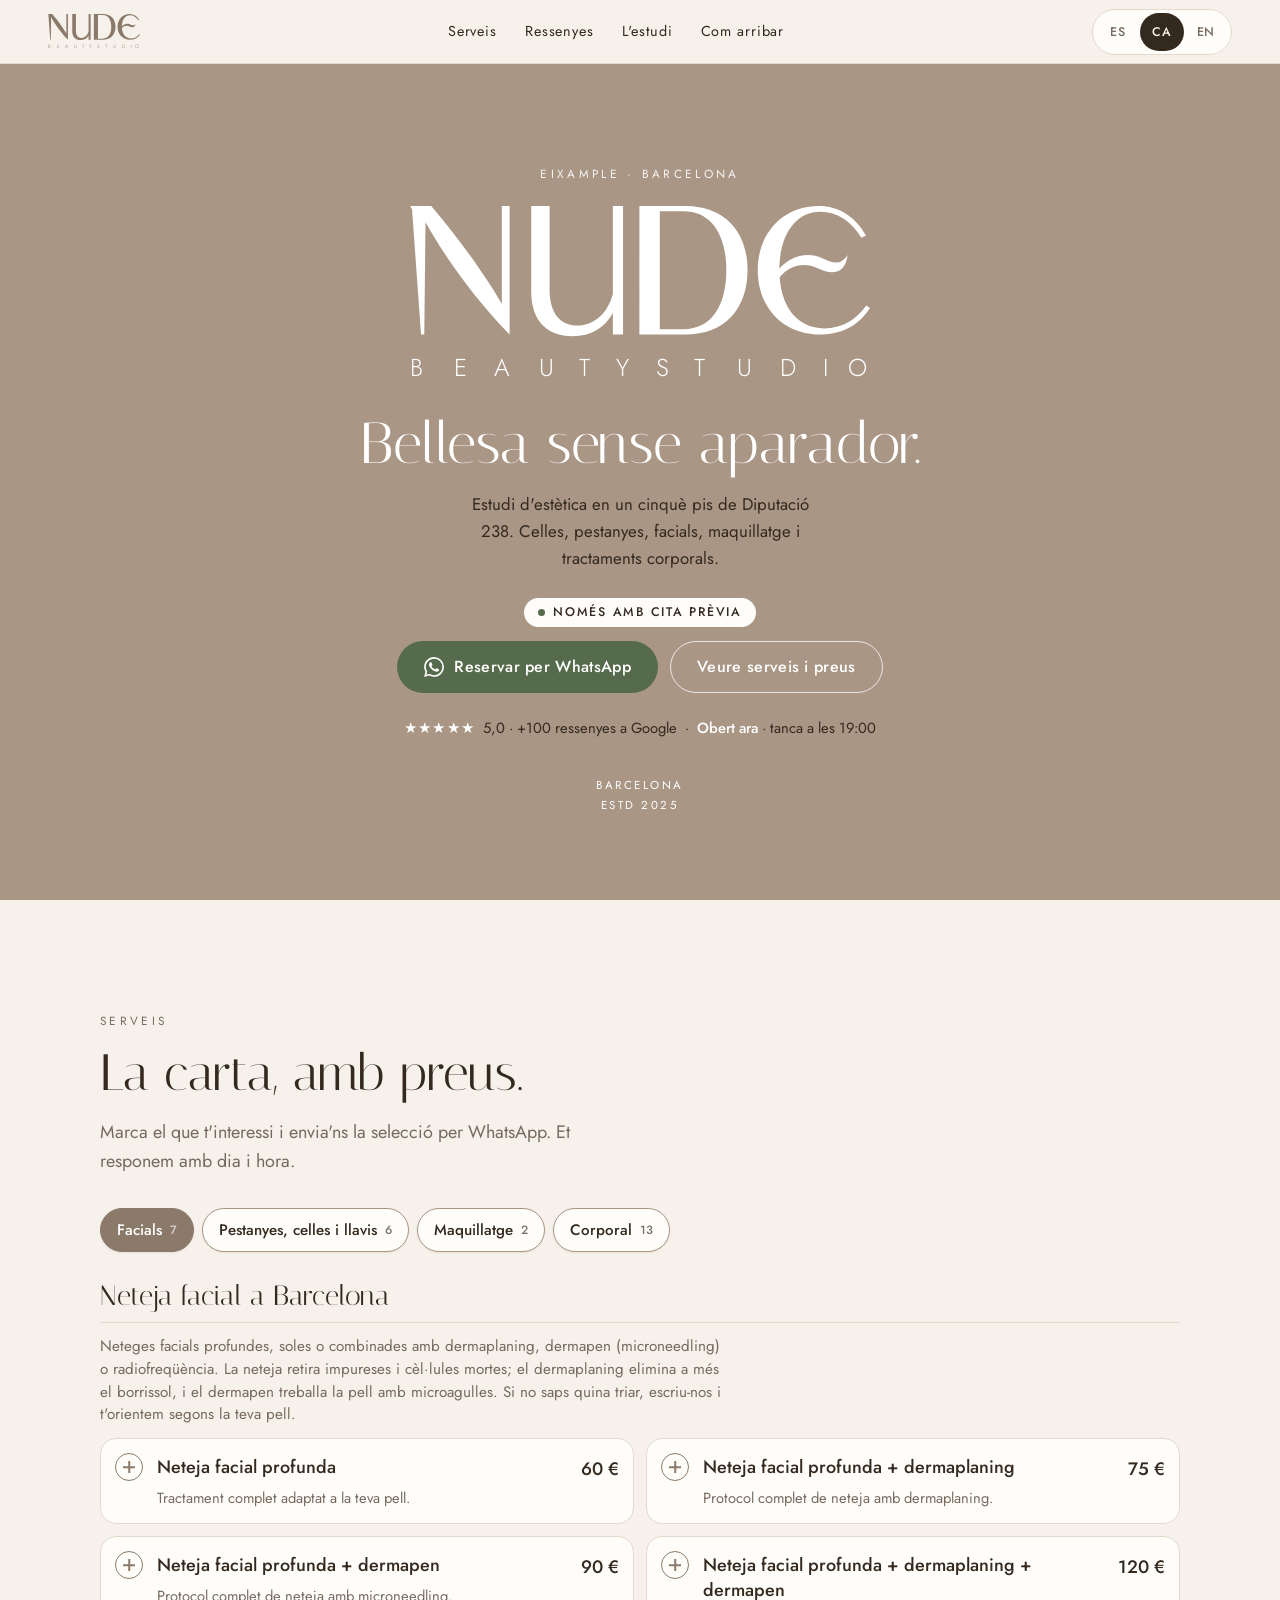
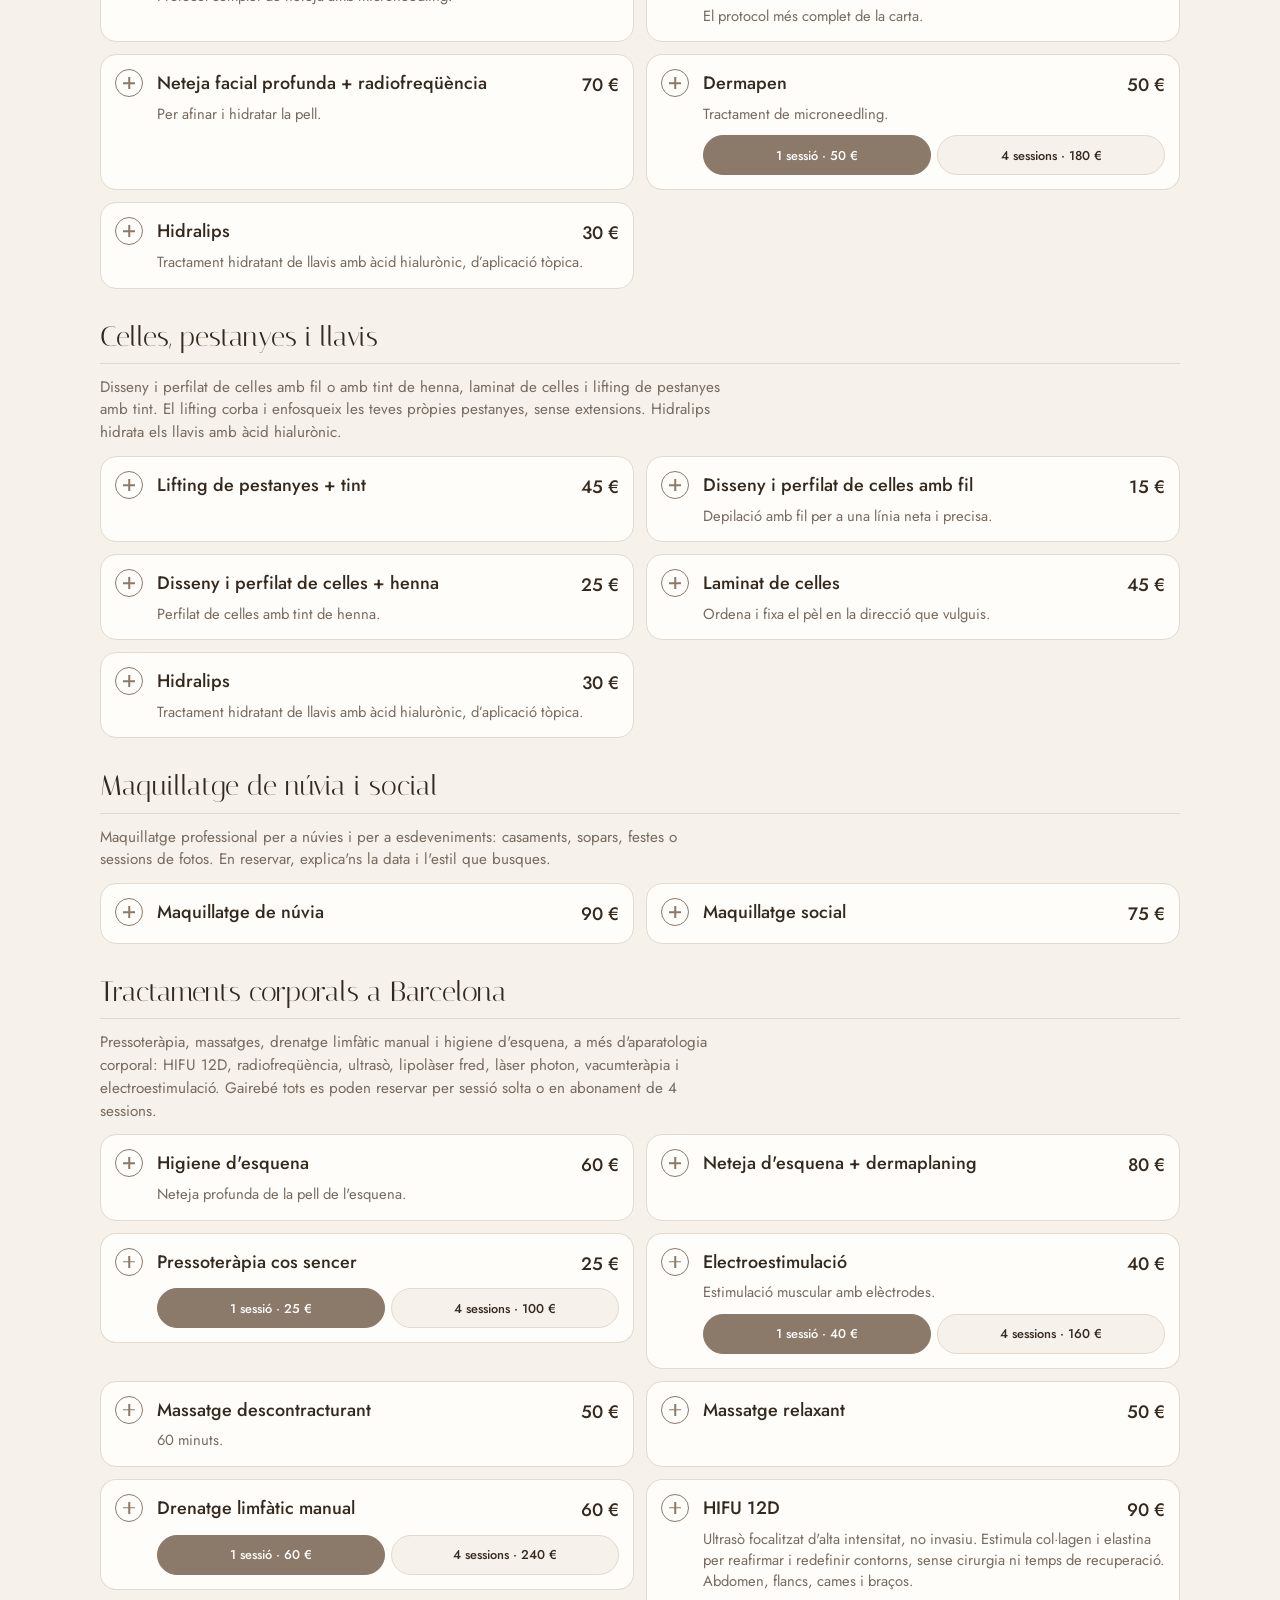
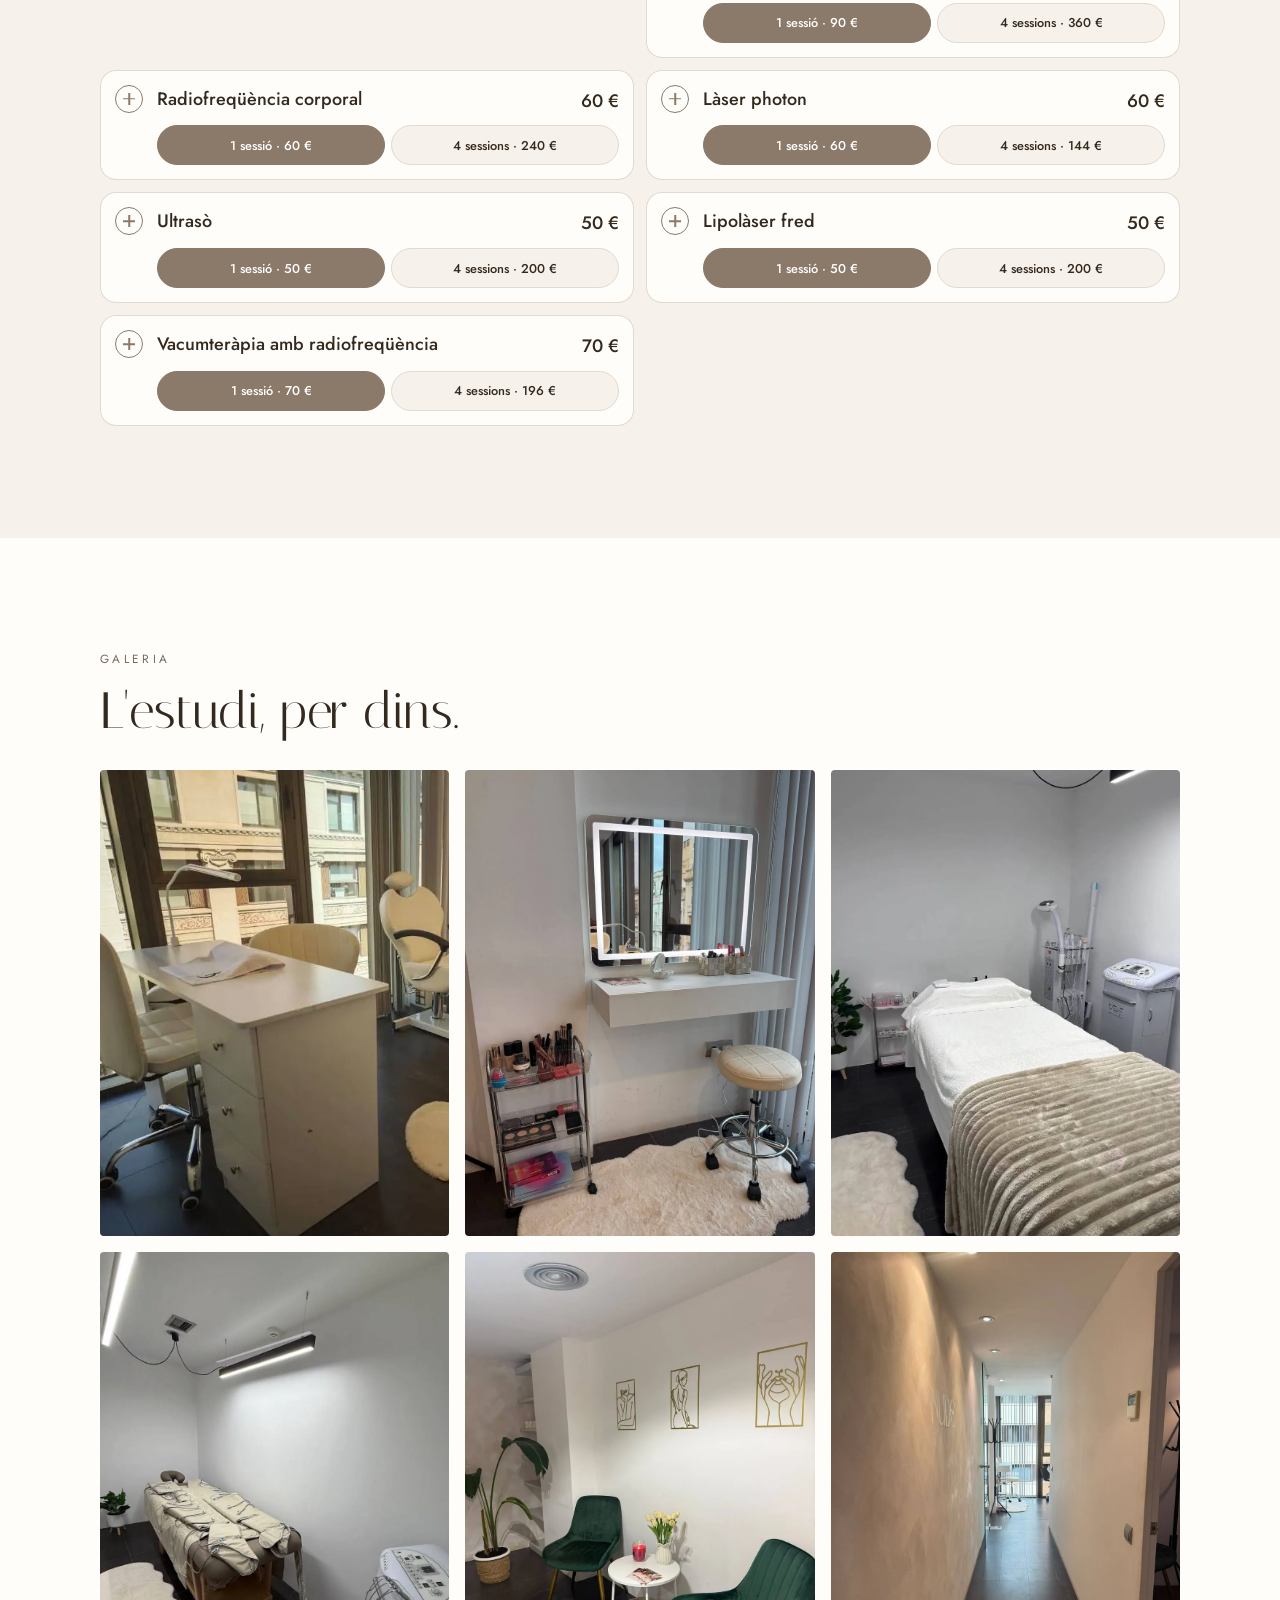
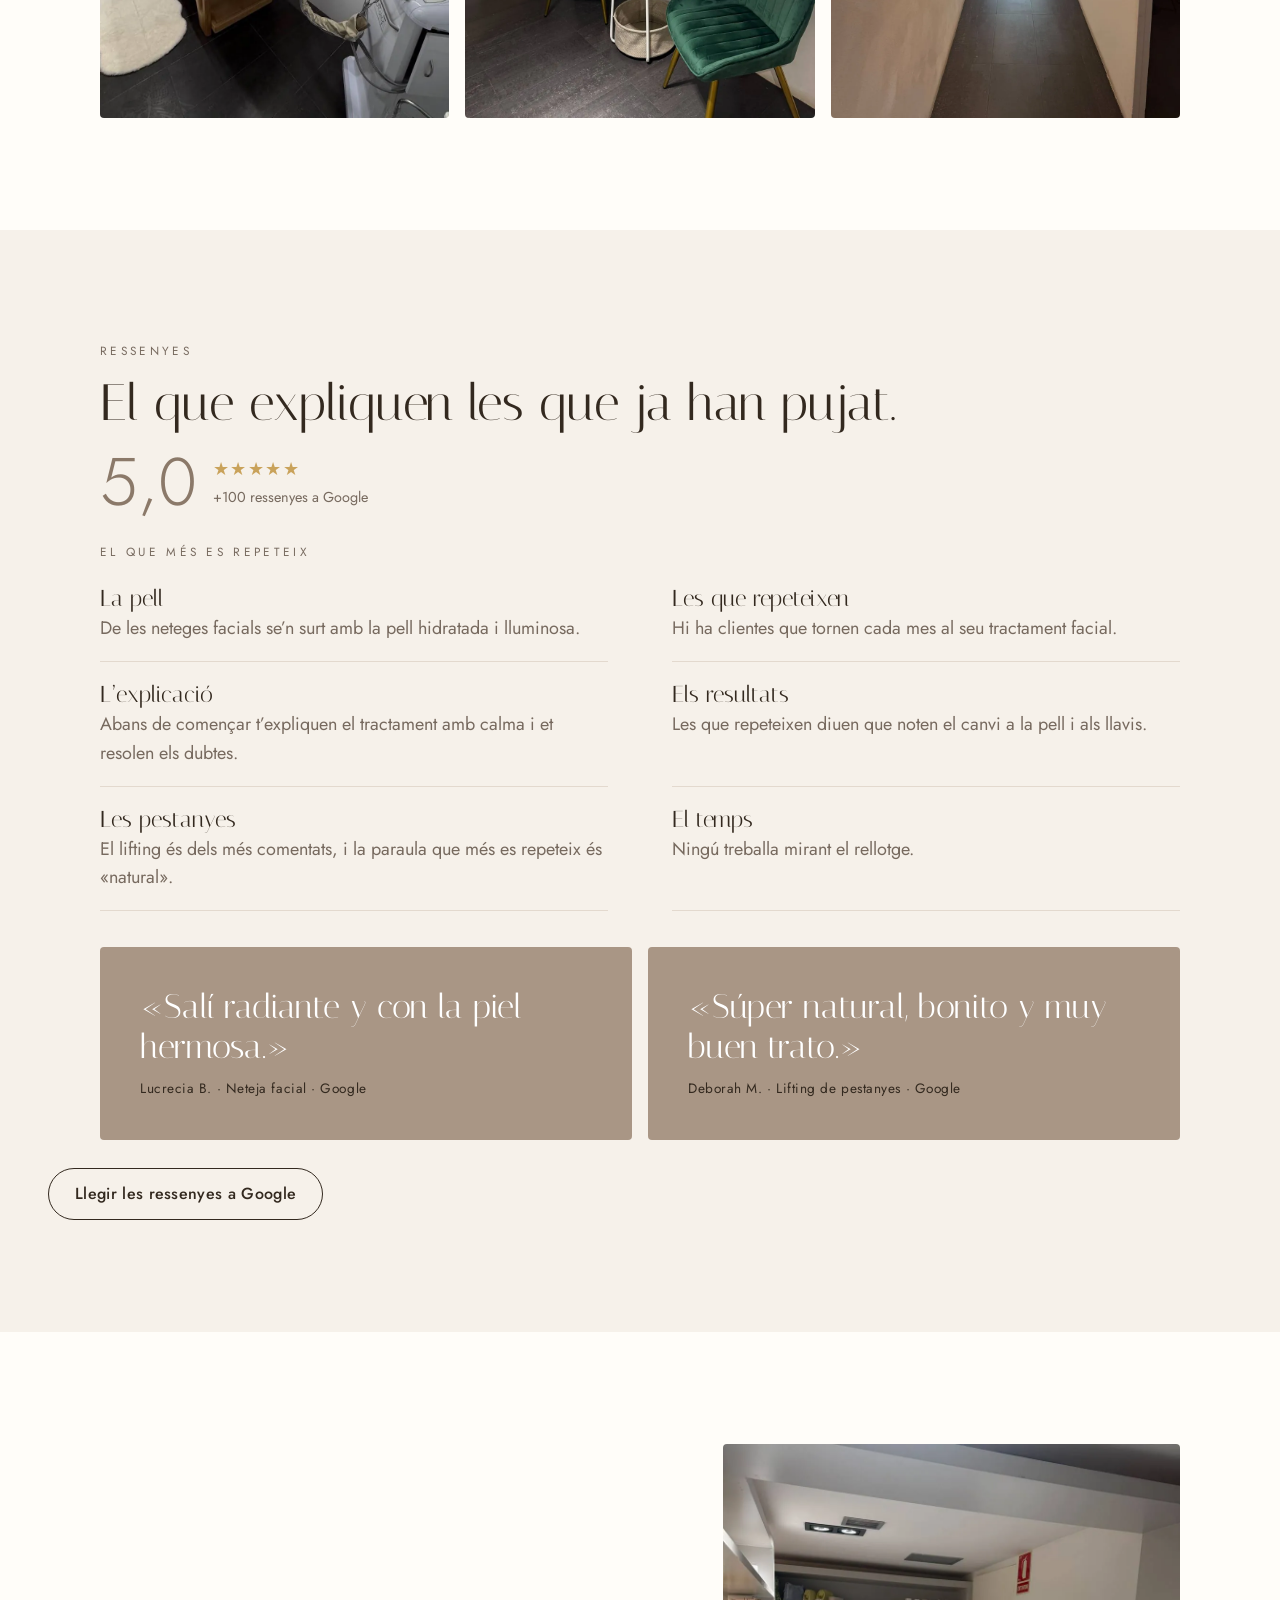
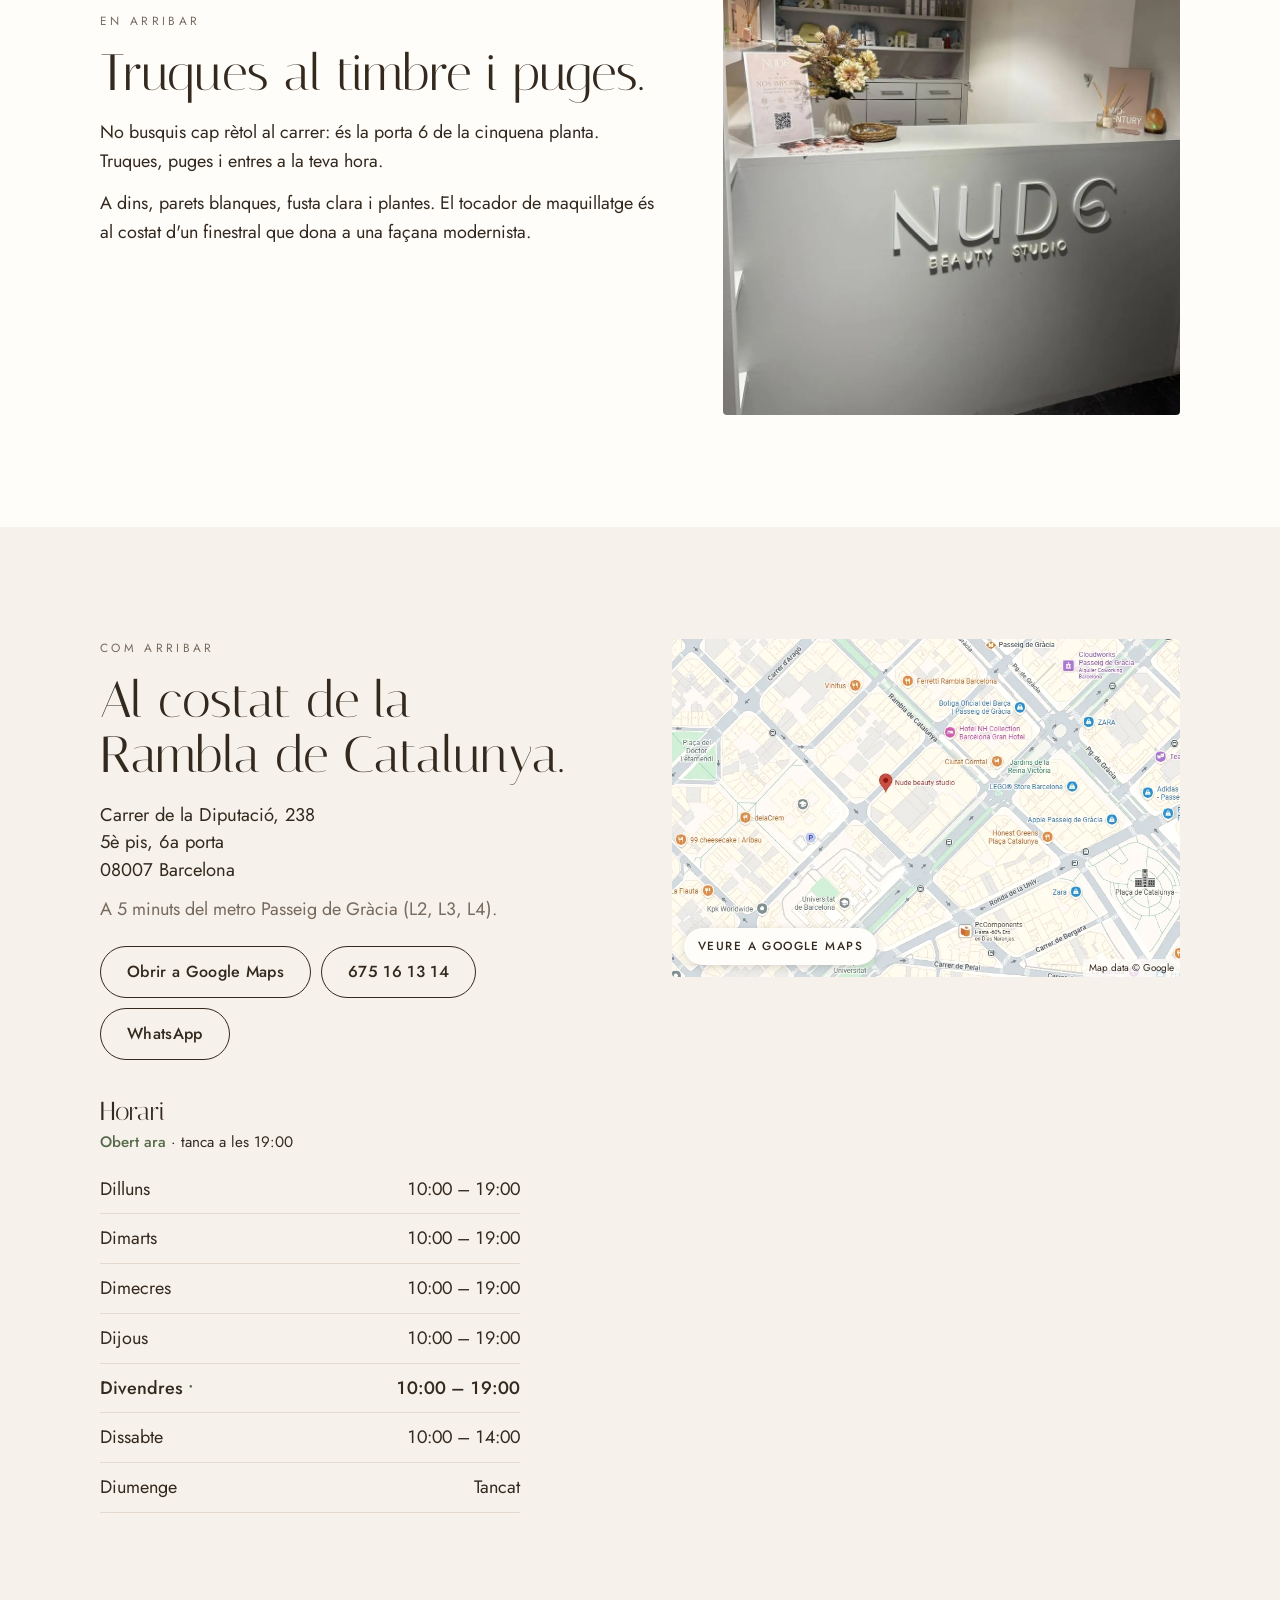
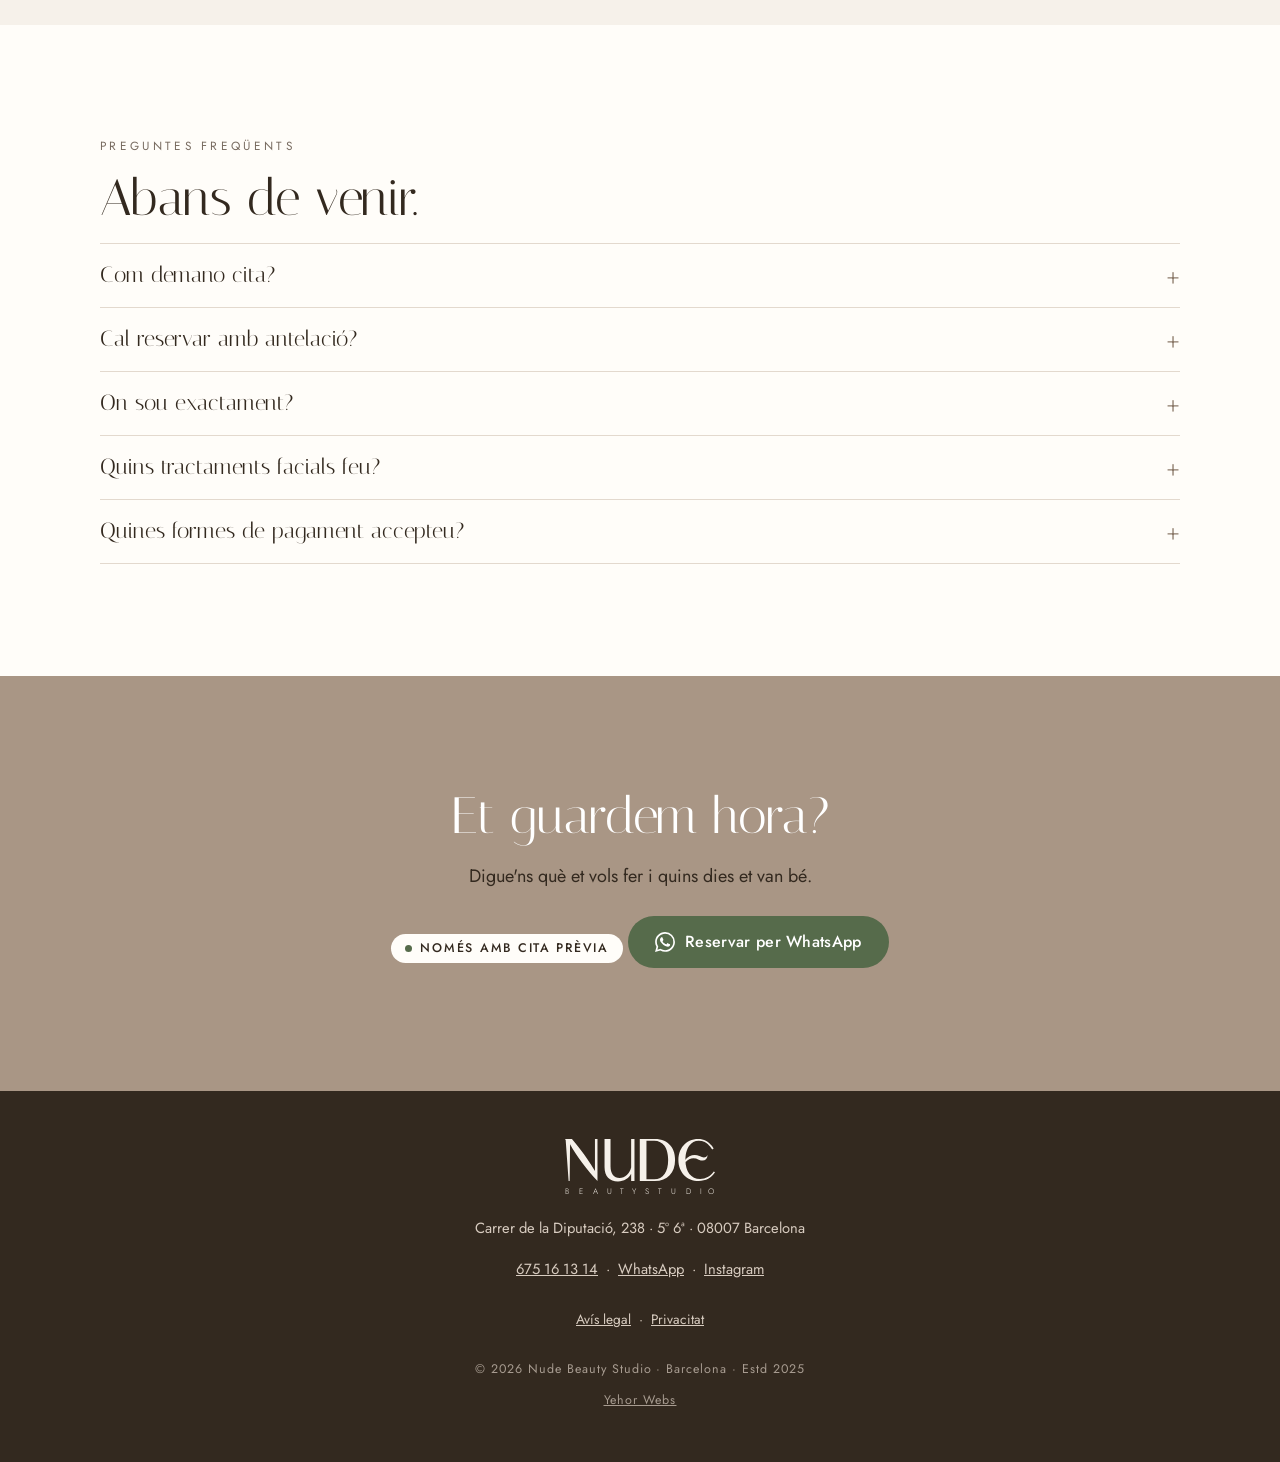
<file: ca/index.html>
<!doctype html>
<!-- Generated by tools/build.js from src/index.html and js/content.js. Do not edit by hand. -->
<html lang="ca">
<head>
<meta charset="utf-8">
<meta name="viewport" content="width=device-width, initial-scale=1, viewport-fit=cover">
<title>Nude Beauty Studio · Centre d'estètica a l'Eixample, Barcelona</title>
<meta name="description" content="Centre d'estètica a l'Eixample de Barcelona: neteja facial, celles, lifting de pestanyes, tractaments corporals i maquillatge de núvia. Només amb cita.">
<link rel="canonical" href="https://nudebeautybcn.com/ca/">
<link rel="alternate" hreflang="es" href="https://nudebeautybcn.com/">
<link rel="alternate" hreflang="ca" href="https://nudebeautybcn.com/ca/">
<link rel="alternate" hreflang="en" href="https://nudebeautybcn.com/en/">
<link rel="alternate" hreflang="x-default" href="https://nudebeautybcn.com/">
<meta property="og:type" content="website">
<meta property="og:site_name" content="Nude Beauty Studio">
<meta property="og:title" content="Nude Beauty Studio · Centre d'estètica a l'Eixample, Barcelona">
<meta property="og:description" content="Centre d'estètica a l'Eixample de Barcelona: neteja facial, celles, lifting de pestanyes, tractaments corporals i maquillatge de núvia. Només amb cita.">
<meta property="og:url" content="https://nudebeautybcn.com/ca/">
<meta property="og:locale" content="ca_ES">
<script type="application/ld+json">{"@context":"https://schema.org","@type":"BeautySalon","@id":"https://nudebeautybcn.com/#salon","name":"Nude Beauty Studio","description":"Centre d'estètica a l'Eixample de Barcelona: neteja facial, celles, lifting de pestanyes, tractaments corporals i maquillatge de núvia. Només amb cita.","url":"https://nudebeautybcn.com/ca/","telephone":"+34675161314","priceRange":"€€","paymentAccepted":"Cash, Credit Card, Debit Card, Visa, Mastercard, NFC mobile payments","image":"https://nudebeautybcn.com/img/00-recepcion.webp","address":{"@type":"PostalAddress","streetAddress":"Carrer de la Diputació, 238, 5º 6ª","addressLocality":"Barcelona","addressRegion":"Barcelona","postalCode":"08007","addressCountry":"ES"},"geo":{"@type":"GeoCoordinates","latitude":41.3885,"longitude":2.1647},"hasMap":"https://maps.app.goo.gl/gT3hE2o65boG1eyQA","openingHoursSpecification":[{"@type":"OpeningHoursSpecification","dayOfWeek":["Monday","Tuesday","Wednesday","Thursday","Friday"],"opens":"10:00","closes":"19:00"},{"@type":"OpeningHoursSpecification","dayOfWeek":"Saturday","opens":"10:00","closes":"14:00"}],"sameAs":["https://www.instagram.com/nude.beautybcn","https://maps.app.goo.gl/gT3hE2o65boG1eyQA","https://www.treatwell.es/establecimiento/nude-beauty-studio/"],"hasOfferCatalog":{"@type":"OfferCatalog","name":"Serveis","itemListElement":[{"@type":"OfferCatalog","name":"Neteja facial a Barcelona","itemListElement":[{"@type":"Offer","itemOffered":{"@type":"Service","name":"Neteja facial profunda"},"priceCurrency":"EUR","price":60},{"@type":"Offer","itemOffered":{"@type":"Service","name":"Neteja facial profunda + dermaplaning"},"priceCurrency":"EUR","price":75},{"@type":"Offer","itemOffered":{"@type":"Service","name":"Neteja facial profunda + dermapen"},"priceCurrency":"EUR","price":90},{"@type":"Offer","itemOffered":{"@type":"Service","name":"Neteja facial profunda + dermaplaning + dermapen"},"priceCurrency":"EUR","price":120},{"@type":"Offer","itemOffered":{"@type":"Service","name":"Neteja facial profunda + radiofreqüència"},"priceCurrency":"EUR","price":70},{"@type":"Offer","itemOffered":{"@type":"Service","name":"Dermapen"},"priceCurrency":"EUR","price":50},{"@type":"Offer","itemOffered":{"@type":"Service","name":"Dermapen (4 sessions)"},"priceCurrency":"EUR","price":180},{"@type":"Offer","itemOffered":{"@type":"Service","name":"Hidralips"},"priceCurrency":"EUR","price":30}]},{"@type":"OfferCatalog","name":"Celles, pestanyes i llavis","itemListElement":[{"@type":"Offer","itemOffered":{"@type":"Service","name":"Pack mirada perfecta"},"priceCurrency":"EUR","price":48,"priceValidUntil":"2026-10-31"},{"@type":"Offer","itemOffered":{"@type":"Service","name":"Lifting de pestanyes + tint"},"priceCurrency":"EUR","price":45},{"@type":"Offer","itemOffered":{"@type":"Service","name":"Disseny i perfilat de celles amb fil"},"priceCurrency":"EUR","price":15},{"@type":"Offer","itemOffered":{"@type":"Service","name":"Disseny i perfilat de celles + henna"},"priceCurrency":"EUR","price":25},{"@type":"Offer","itemOffered":{"@type":"Service","name":"Laminat de celles"},"priceCurrency":"EUR","price":45},{"@type":"Offer","itemOffered":{"@type":"Service","name":"Hidralips"},"priceCurrency":"EUR","price":30}]},{"@type":"OfferCatalog","name":"Maquillatge de núvia i social","itemListElement":[{"@type":"Offer","itemOffered":{"@type":"Service","name":"Maquillatge de núvia"},"priceCurrency":"EUR","price":90},{"@type":"Offer","itemOffered":{"@type":"Service","name":"Maquillatge social"},"priceCurrency":"EUR","price":75}]},{"@type":"OfferCatalog","name":"Tractaments corporals a Barcelona","itemListElement":[{"@type":"Offer","itemOffered":{"@type":"Service","name":"Higiene d'esquena"},"priceCurrency":"EUR","price":60},{"@type":"Offer","itemOffered":{"@type":"Service","name":"Neteja d'esquena + dermaplaning"},"priceCurrency":"EUR","price":80},{"@type":"Offer","itemOffered":{"@type":"Service","name":"Pressoteràpia cos sencer"},"priceCurrency":"EUR","price":25},{"@type":"Offer","itemOffered":{"@type":"Service","name":"Pressoteràpia cos sencer (4 sessions)"},"priceCurrency":"EUR","price":100},{"@type":"Offer","itemOffered":{"@type":"Service","name":"Electroestimulació"},"priceCurrency":"EUR","price":40},{"@type":"Offer","itemOffered":{"@type":"Service","name":"Electroestimulació (4 sessions)"},"priceCurrency":"EUR","price":160},{"@type":"Offer","itemOffered":{"@type":"Service","name":"Massatge descontracturant"},"priceCurrency":"EUR","price":50},{"@type":"Offer","itemOffered":{"@type":"Service","name":"Massatge relaxant"},"priceCurrency":"EUR","price":50},{"@type":"Offer","itemOffered":{"@type":"Service","name":"Drenatge limfàtic manual"},"priceCurrency":"EUR","price":60},{"@type":"Offer","itemOffered":{"@type":"Service","name":"Drenatge limfàtic manual (4 sessions)"},"priceCurrency":"EUR","price":240},{"@type":"Offer","itemOffered":{"@type":"Service","name":"HIFU 12D"},"priceCurrency":"EUR","price":90},{"@type":"Offer","itemOffered":{"@type":"Service","name":"HIFU 12D (4 sessions)"},"priceCurrency":"EUR","price":360},{"@type":"Offer","itemOffered":{"@type":"Service","name":"Radiofreqüència corporal"},"priceCurrency":"EUR","price":60},{"@type":"Offer","itemOffered":{"@type":"Service","name":"Radiofreqüència corporal (4 sessions)"},"priceCurrency":"EUR","price":240},{"@type":"Offer","itemOffered":{"@type":"Service","name":"Làser photon"},"priceCurrency":"EUR","price":60},{"@type":"Offer","itemOffered":{"@type":"Service","name":"Làser photon (4 sessions)"},"priceCurrency":"EUR","price":144},{"@type":"Offer","itemOffered":{"@type":"Service","name":"Ultrasò"},"priceCurrency":"EUR","price":50},{"@type":"Offer","itemOffered":{"@type":"Service","name":"Ultrasò (4 sessions)"},"priceCurrency":"EUR","price":200},{"@type":"Offer","itemOffered":{"@type":"Service","name":"Lipolàser fred"},"priceCurrency":"EUR","price":50},{"@type":"Offer","itemOffered":{"@type":"Service","name":"Lipolàser fred (4 sessions)"},"priceCurrency":"EUR","price":200},{"@type":"Offer","itemOffered":{"@type":"Service","name":"Vacumteràpia amb radiofreqüència"},"priceCurrency":"EUR","price":70},{"@type":"Offer","itemOffered":{"@type":"Service","name":"Vacumteràpia amb radiofreqüència (4 sessions)"},"priceCurrency":"EUR","price":196}]}]}}</script>
<script type="application/ld+json">{"@context":"https://schema.org","@type":"FAQPage","mainEntity":[{"@type":"Question","name":"Com demano cita?","acceptedAnswer":{"@type":"Answer","text":"Per WhatsApp o per telèfon, al 675 16 13 14. A la carta de serveis pots marcar el que t'interessa i enviar-nos la selecció; et responem amb dia i hora."}},{"@type":"Question","name":"Cal reservar amb antelació?","acceptedAnswer":{"@type":"Answer","text":"Sí. Atenem només amb cita prèvia, així que escriu-nos abans de venir i et diem la primera hora lliure."}},{"@type":"Question","name":"On sou exactament?","acceptedAnswer":{"@type":"Answer","text":"Al Carrer de la Diputació 238, 5è pis, 6a porta, 08007 Barcelona (Eixample), al costat de la Rambla de Catalunya i a 5 minuts del metro Passeig de Gràcia (L2, L3, L4). No hi ha rètol al carrer: truca al timbre i puja."}},{"@type":"Question","name":"Quins tractaments facials feu?","acceptedAnswer":{"@type":"Answer","text":"Neteja facial profunda, sola o combinada amb dermaplaning, dermapen (microneedling) o radiofreqüència; dermapen en sessió solta o en abonament de 4 sessions; i Hidralips per als llavis. Els preus són a la carta."}},{"@type":"Question","name":"Quines formes de pagament accepteu?","acceptedAnswer":{"@type":"Answer","text":"Efectiu, targeta de dèbit i de crèdit (Visa i Mastercard) i pagament amb el mòbil sense contacte. No acceptem xecs."}}]}</script>
<meta name="theme-color" content="#A99685">
<link rel="icon" href="/favicon.ico" sizes="48x48">
<link rel="icon" href="/favicon.svg" type="image/svg+xml">
<link rel="icon" href="/icon-192.png" type="image/png" sizes="192x192">
<link rel="apple-touch-icon" href="/apple-touch-icon.png">
<link rel="manifest" href="/site.webmanifest">
<link rel="preload" href="/fonts/jost-variable.woff2" as="font" type="font/woff2" crossorigin>
<link rel="preload" href="/fonts/italiana-400.woff2" as="font" type="font/woff2" crossorigin>
<link rel="stylesheet" href="/css/styles.css">
</head>
<body>

<!-- Logo redrawn as vector; reused everywhere via <use> -->
<svg class="sprite" aria-hidden="true">
  <symbol id="nude-logo" viewBox="0 0 1127 420">
    <!-- N -->
    <path d="M0,0 H52 C120,80 185,170 225,240 V0 H244 V315 C165,235 85,125 38,40 L35,315 H27 L5,8 Z"/>
    <!-- U -->
    <path d="M297,0 H342 V205 C342,262 368,293 410,293 C452,293 485,262 497,215 V0 H522 V315 H497 V262 C478,297 444,319 398,319 C335,319 297,280 297,210 Z"/>
    <!-- D -->
    <path fill-rule="evenodd" d="M562,0 H675 C770,0 827,62 827,157 C827,253 770,315 675,315 H562 Z M612,13 V302 H670 C738,302 775,245 775,157 C775,70 738,13 670,13 Z"/>
    <!-- E -->
    <path d="M1117,72 C1090,25 1050,0 1002,0 C915,0 852,65 852,157 C852,250 915,315 1005,315 C1058,315 1100,292 1127,250 L1118,244 C1092,280 1058,300 1015,300 C948,300 905,245 905,157 C905,70 945,14 1005,14 C1048,14 1082,38 1106,78 Z"/>
    <path d="M900,160 C930,120 975,112 1010,128 C1040,142 1055,145 1072,120 C1068,160 1040,172 1005,155 C970,138 935,140 905,175 Z"/>
    <text y="417" font-family="Jost, 'Century Gothic', sans-serif" font-weight="300" font-size="60"
          x="0 107 207 317 415 505 602 697 800 907 1012 1072">BEAUTYSTUDIO</text>
  </symbol>
  <symbol id="ic-wa" viewBox="0 0 24 24">
    <path d="M17.472 14.382c-.297-.149-1.758-.867-2.03-.967-.273-.099-.471-.148-.67.15-.197.297-.767.966-.94 1.164-.173.199-.347.223-.644.075-.297-.15-1.255-.463-2.39-1.475-.883-.788-1.48-1.761-1.653-2.059-.173-.297-.018-.458.13-.606.134-.133.298-.347.446-.52.149-.174.198-.298.298-.497.099-.198.05-.371-.025-.52-.075-.149-.669-1.612-.916-2.207-.242-.579-.487-.5-.669-.51-.173-.008-.371-.01-.57-.01-.198 0-.52.074-.792.372-.272.297-1.04 1.016-1.04 2.479 0 1.462 1.065 2.875 1.213 3.074.149.198 2.096 3.2 5.077 4.487.709.306 1.262.489 1.694.625.712.227 1.36.195 1.871.118.571-.085 1.758-.719 2.006-1.413.248-.694.248-1.289.173-1.413-.074-.124-.272-.198-.57-.347m-5.421 7.403h-.004a9.87 9.87 0 01-5.031-1.378l-.361-.214-3.741.982.998-3.648-.235-.374a9.86 9.86 0 01-1.51-5.26c.001-5.45 4.436-9.884 9.888-9.884 2.64 0 5.122 1.03 6.988 2.898a9.825 9.825 0 012.893 6.994c-.003 5.45-4.437 9.884-9.885 9.884m8.413-18.297A11.815 11.815 0 0012.05 0C5.495 0 .16 5.335.157 11.892c0 2.096.547 4.142 1.588 5.945L.057 24l6.305-1.654a11.882 11.882 0 005.683 1.448h.005c6.554 0 11.89-5.335 11.893-11.893a11.821 11.821 0 00-3.48-8.413z"/>
  </symbol>
</svg>

<header class="bar" id="top">
  <a class="bar__logo" href="#top" aria-label="Nude Beauty Studio">
    <svg viewBox="0 0 1127 420" role="img" aria-hidden="true"><use href="#nude-logo"/></svg>
  </a>
  <nav class="bar__nav" aria-label="Principal">
    <a href="#servicios">Serveis</a>
    <a href="#resenas">Ressenyes</a>
    <a href="#estudio">L'estudi</a>
    <a href="#visita">Com arribar</a>
  </nav>
  <div class="lang" role="group" aria-label="Idioma / Language">
    <a href="/" hreflang="es" lang="es">ES</a>
    <a href="/ca/" hreflang="ca" lang="ca" aria-current="true">CA</a>
    <a href="/en/" hreflang="en" lang="en">EN</a>
  </div>
</header>

<main>
  <section class="hero">
    <p class="eyebrow">Eixample · Barcelona</p>
    <a class="hero__logo" href="#servicios" aria-label="Nude Beauty Studio">
      <svg viewBox="0 0 1127 420" role="img" aria-hidden="true"><use href="#nude-logo"/></svg>
    </a>
    <h1>Bellesa sense aparador.</h1>
    <p class="hero__sub">Estudi d'estètica en un cinquè pis de Diputació 238. Celles, pestanyes, facials, maquillatge i tractaments corporals.</p>
    <p class="badge">Només amb cita prèvia</p>
    <div class="hero__cta">
      <a class="btn btn--wa js-wa" href="https://wa.me/34675161314" target="_blank" rel="noopener noreferrer">
        <svg class="ic" aria-hidden="true"><use href="#ic-wa"/></svg><span>Reservar per WhatsApp</span>
      </a>
      <a class="btn btn--ghost" href="#servicios">Veure serveis i preus</a>
    </div>
    <p class="hero__meta">
      <span class="stars" aria-hidden="true">★★★★★</span>
      <span>5,0 · +100 ressenyes a Google</span>
      <span class="dot" aria-hidden="true">·</span>
      <span class="js-open"></span>
    </p>
    <p class="hero__foot">Barcelona<br>Estd 2025</p>
  </section>


  <section class="promo js-promo" id="oferta" data-ends="2026-10-31T23:59:59+01:00">
    <div class="promo__card">
      <p class="promo__badge">−20%</p>
      <p class="eyebrow">Oferta fins al 31 d’octubre</p>
      <h2>Pack mirada perfecta</h2>
      <p class="promo__desc">Lifting de pestanyes + tint + nutrició + disseny i perfilat de celles amb fil.</p>
      <p class="promo__price"><s>60 €</s> <strong>48 €</strong></p>
      <p class="promo__label">S’acaba en</p>
      <div class="promo__timer" role="timer"><span><b data-u="0">00</b><small>dies</small></span><span><b data-u="1">00</b><small>hores</small></span><span><b data-u="2">00</b><small>min</small></span><span><b data-u="3">00</b><small>seg</small></span></div>
      <a class="btn btn--wa promo__cta" href="https://wa.me/34675161314?text=Hola%2C%20vull%20reservar%20el%20Pack%20mirada%20perfecta%20(48%20%E2%82%AC)." target="_blank" rel="noopener noreferrer"><svg class="ic" aria-hidden="true"><use href="#ic-wa"/></svg><span>Reservar el pack</span></a>
    </div>
  </section>

  <section class="menu" id="servicios">
    <p class="eyebrow">Serveis</p>
    <h2>La carta, amb preus.</h2>
    <p class="lede">Marca el que t'interessi i envia'ns la selecció per WhatsApp. Et responem amb dia i hora.</p>
    <nav class="tabs" id="tabs" aria-label="Categories"><a href="#cat-faciales" data-cat="faciales">Facials<small>7</small></a><a href="#cat-mirada" data-cat="mirada">Pestanyes, celles i llavis<small>6</small></a><a href="#cat-maquillaje" data-cat="maquillaje">Maquillatge<small>2</small></a><a href="#cat-corporal" data-cat="corporal">Corporal<small>13</small></a></nav>
    <div class="cats" id="cats">
      <div class="cat" id="cat-faciales">
        <h2 class="cat__title">Neteja facial a Barcelona</h2>
        <p class="cat__intro">Neteges facials profundes, soles o combinades amb dermaplaning, dermapen (microneedling) o radiofreqüència. La neteja retira impureses i cèl·lules mortes; el dermaplaning elimina a més el borrissol, i el dermapen treballa la pell amb microagulles. Si no saps quina triar, escriu-nos i t'orientem segons la teva pell.</p>
        <ul class="items">
          <li class="item"><button type="button" class="item__btn" data-id="limpieza" aria-pressed="false">
            <span class="item__mark" aria-hidden="true"></span>
            <span class="item__name">Neteja facial profunda</span>
            <span class="item__price">60 €</span>
            <span class="item__desc">Tractament complet adaptat a la teva pell.</span>
          </button></li>
          <li class="item"><button type="button" class="item__btn" data-id="limpieza-dermaplaning" aria-pressed="false">
            <span class="item__mark" aria-hidden="true"></span>
            <span class="item__name">Neteja facial profunda + dermaplaning</span>
            <span class="item__price">75 €</span>
            <span class="item__desc">Protocol complet de neteja amb dermaplaning.</span>
          </button></li>
          <li class="item"><button type="button" class="item__btn" data-id="limpieza-dermapen" aria-pressed="false">
            <span class="item__mark" aria-hidden="true"></span>
            <span class="item__name">Neteja facial profunda + dermapen</span>
            <span class="item__price">90 €</span>
            <span class="item__desc">Protocol complet de neteja amb microneedling.</span>
          </button></li>
          <li class="item"><button type="button" class="item__btn" data-id="limpieza-completa" aria-pressed="false">
            <span class="item__mark" aria-hidden="true"></span>
            <span class="item__name">Neteja facial profunda + dermaplaning + dermapen</span>
            <span class="item__price">120 €</span>
            <span class="item__desc">El protocol més complet de la carta.</span>
          </button></li>
          <li class="item"><button type="button" class="item__btn" data-id="limpieza-radio" aria-pressed="false">
            <span class="item__mark" aria-hidden="true"></span>
            <span class="item__name">Neteja facial profunda + radiofreqüència</span>
            <span class="item__price">70 €</span>
            <span class="item__desc">Per afinar i hidratar la pell.</span>
          </button></li>
          <li class="item item--pack"><button type="button" class="item__btn" data-id="dermapen" aria-pressed="false">
            <span class="item__mark" aria-hidden="true"></span>
            <span class="item__name">Dermapen</span>
            <span class="item__price">50 €</span>
            <span class="item__desc">Tractament de microneedling.</span>
          </button>
            <div class="item__opts" role="group" aria-label="Dermapen"><button type="button" class="item__opt" data-id="dermapen" data-opt="1" aria-pressed="true">1 sessió · 50 €</button><button type="button" class="item__opt" data-id="dermapen" data-opt="4" aria-pressed="false">4 sessions · 180 €</button></div></li>
          <li class="item"><button type="button" class="item__btn" data-id="hidralips" aria-pressed="false">
            <span class="item__mark" aria-hidden="true"></span>
            <span class="item__name">Hidralips</span>
            <span class="item__price">30 €</span>
            <span class="item__desc">Tractament hidratant de llavis amb àcid hialurònic, d’aplicació tòpica.</span>
          </button></li>
        </ul>
      </div>
      <div class="cat" id="cat-mirada">
        <h2 class="cat__title">Celles, pestanyes i llavis</h2>
        <p class="cat__intro">Disseny i perfilat de celles amb fil o amb tint de henna, laminat de celles i lifting de pestanyes amb tint. El lifting corba i enfosqueix les teves pròpies pestanyes, sense extensions. Hidralips hidrata els llavis amb àcid hialurònic.</p>
        <ul class="items">
          <li class="item item--promo js-promo"><button type="button" class="item__btn" data-id="pack-mirada" aria-pressed="false">
            <span class="item__mark" aria-hidden="true"></span>
            <span class="item__name">Pack mirada perfecta</span>
            <span class="item__price"><s>60 €</s> 48 €</span>
            <span class="item__desc">Lifting de pestanyes + tint + nutrició + disseny i perfilat de celles amb fil.</span>
          </button></li>
          <li class="item"><button type="button" class="item__btn" data-id="lifting" aria-pressed="false">
            <span class="item__mark" aria-hidden="true"></span>
            <span class="item__name">Lifting de pestanyes + tint</span>
            <span class="item__price">45 €</span>
          </button></li>
          <li class="item"><button type="button" class="item__btn" data-id="cejas-hilo" aria-pressed="false">
            <span class="item__mark" aria-hidden="true"></span>
            <span class="item__name">Disseny i perfilat de celles amb fil</span>
            <span class="item__price">15 €</span>
            <span class="item__desc">Depilació amb fil per a una línia neta i precisa.</span>
          </button></li>
          <li class="item"><button type="button" class="item__btn" data-id="cejas-henna" aria-pressed="false">
            <span class="item__mark" aria-hidden="true"></span>
            <span class="item__name">Disseny i perfilat de celles + henna</span>
            <span class="item__price">25 €</span>
            <span class="item__desc">Perfilat de celles amb tint de henna.</span>
          </button></li>
          <li class="item"><button type="button" class="item__btn" data-id="laminado" aria-pressed="false">
            <span class="item__mark" aria-hidden="true"></span>
            <span class="item__name">Laminat de celles</span>
            <span class="item__price">45 €</span>
            <span class="item__desc">Ordena i fixa el pèl en la direcció que vulguis.</span>
          </button></li>
          <li class="item"><button type="button" class="item__btn" data-id="hidralips" aria-pressed="false">
            <span class="item__mark" aria-hidden="true"></span>
            <span class="item__name">Hidralips</span>
            <span class="item__price">30 €</span>
            <span class="item__desc">Tractament hidratant de llavis amb àcid hialurònic, d’aplicació tòpica.</span>
          </button></li>
        </ul>
      </div>
      <div class="cat" id="cat-maquillaje">
        <h2 class="cat__title">Maquillatge de núvia i social</h2>
        <p class="cat__intro">Maquillatge professional per a núvies i per a esdeveniments: casaments, sopars, festes o sessions de fotos. En reservar, explica'ns la data i l'estil que busques.</p>
        <ul class="items">
          <li class="item"><button type="button" class="item__btn" data-id="novia" aria-pressed="false">
            <span class="item__mark" aria-hidden="true"></span>
            <span class="item__name">Maquillatge de núvia</span>
            <span class="item__price">90 €</span>
          </button></li>
          <li class="item"><button type="button" class="item__btn" data-id="social" aria-pressed="false">
            <span class="item__mark" aria-hidden="true"></span>
            <span class="item__name">Maquillatge social</span>
            <span class="item__price">75 €</span>
          </button></li>
        </ul>
      </div>
      <div class="cat" id="cat-corporal">
        <h2 class="cat__title">Tractaments corporals a Barcelona</h2>
        <p class="cat__intro">Pressoteràpia, massatges, drenatge limfàtic manual i higiene d'esquena, a més d'aparatologia corporal: HIFU 12D, radiofreqüència, ultrasò, lipolàser fred, làser photon, vacumteràpia i electroestimulació. Gairebé tots es poden reservar per sessió solta o en abonament de 4 sessions.</p>
        <ul class="items">
          <li class="item"><button type="button" class="item__btn" data-id="espalda" aria-pressed="false">
            <span class="item__mark" aria-hidden="true"></span>
            <span class="item__name">Higiene d'esquena</span>
            <span class="item__price">60 €</span>
            <span class="item__desc">Neteja profunda de la pell de l'esquena.</span>
          </button></li>
          <li class="item"><button type="button" class="item__btn" data-id="espalda-dermaplaning" aria-pressed="false">
            <span class="item__mark" aria-hidden="true"></span>
            <span class="item__name">Neteja d'esquena + dermaplaning</span>
            <span class="item__price">80 €</span>
          </button></li>
          <li class="item item--pack"><button type="button" class="item__btn" data-id="preso" aria-pressed="false">
            <span class="item__mark" aria-hidden="true"></span>
            <span class="item__name">Pressoteràpia cos sencer</span>
            <span class="item__price">25 €</span>
          </button>
            <div class="item__opts" role="group" aria-label="Pressoteràpia cos sencer"><button type="button" class="item__opt" data-id="preso" data-opt="1" aria-pressed="true">1 sessió · 25 €</button><button type="button" class="item__opt" data-id="preso" data-opt="4" aria-pressed="false">4 sessions · 100 €</button></div></li>
          <li class="item item--pack"><button type="button" class="item__btn" data-id="electro" aria-pressed="false">
            <span class="item__mark" aria-hidden="true"></span>
            <span class="item__name">Electroestimulació</span>
            <span class="item__price">40 €</span>
            <span class="item__desc">Estimulació muscular amb elèctrodes.</span>
          </button>
            <div class="item__opts" role="group" aria-label="Electroestimulació"><button type="button" class="item__opt" data-id="electro" data-opt="1" aria-pressed="true">1 sessió · 40 €</button><button type="button" class="item__opt" data-id="electro" data-opt="4" aria-pressed="false">4 sessions · 160 €</button></div></li>
          <li class="item"><button type="button" class="item__btn" data-id="masaje-descon" aria-pressed="false">
            <span class="item__mark" aria-hidden="true"></span>
            <span class="item__name">Massatge descontracturant</span>
            <span class="item__price">50 €</span>
            <span class="item__desc">60 minuts.</span>
          </button></li>
          <li class="item"><button type="button" class="item__btn" data-id="masaje-relax" aria-pressed="false">
            <span class="item__mark" aria-hidden="true"></span>
            <span class="item__name">Massatge relaxant</span>
            <span class="item__price">50 €</span>
          </button></li>
          <li class="item item--pack"><button type="button" class="item__btn" data-id="drenaje" aria-pressed="false">
            <span class="item__mark" aria-hidden="true"></span>
            <span class="item__name">Drenatge limfàtic manual</span>
            <span class="item__price">60 €</span>
          </button>
            <div class="item__opts" role="group" aria-label="Drenatge limfàtic manual"><button type="button" class="item__opt" data-id="drenaje" data-opt="1" aria-pressed="true">1 sessió · 60 €</button><button type="button" class="item__opt" data-id="drenaje" data-opt="4" aria-pressed="false">4 sessions · 240 €</button></div></li>
          <li class="item item--pack"><button type="button" class="item__btn" data-id="hifu" aria-pressed="false">
            <span class="item__mark" aria-hidden="true"></span>
            <span class="item__name">HIFU 12D</span>
            <span class="item__price">90 €</span>
            <span class="item__desc">Ultrasò focalitzat d'alta intensitat, no invasiu. Estimula col·lagen i elastina per reafirmar i redefinir contorns, sense cirurgia ni temps de recuperació. Abdomen, flancs, cames i braços.</span>
          </button>
            <div class="item__opts" role="group" aria-label="HIFU 12D"><button type="button" class="item__opt" data-id="hifu" data-opt="1" aria-pressed="true">1 sessió · 90 €</button><button type="button" class="item__opt" data-id="hifu" data-opt="4" aria-pressed="false">4 sessions · 360 €</button></div></li>
          <li class="item item--pack"><button type="button" class="item__btn" data-id="radio-corp" aria-pressed="false">
            <span class="item__mark" aria-hidden="true"></span>
            <span class="item__name">Radiofreqüència corporal</span>
            <span class="item__price">60 €</span>
          </button>
            <div class="item__opts" role="group" aria-label="Radiofreqüència corporal"><button type="button" class="item__opt" data-id="radio-corp" data-opt="1" aria-pressed="true">1 sessió · 60 €</button><button type="button" class="item__opt" data-id="radio-corp" data-opt="4" aria-pressed="false">4 sessions · 240 €</button></div></li>
          <li class="item item--pack"><button type="button" class="item__btn" data-id="laser-photon" aria-pressed="false">
            <span class="item__mark" aria-hidden="true"></span>
            <span class="item__name">Làser photon</span>
            <span class="item__price">60 €</span>
          </button>
            <div class="item__opts" role="group" aria-label="Làser photon"><button type="button" class="item__opt" data-id="laser-photon" data-opt="1" aria-pressed="true">1 sessió · 60 €</button><button type="button" class="item__opt" data-id="laser-photon" data-opt="4" aria-pressed="false">4 sessions · 144 €</button></div></li>
          <li class="item item--pack"><button type="button" class="item__btn" data-id="ultrasonido" aria-pressed="false">
            <span class="item__mark" aria-hidden="true"></span>
            <span class="item__name">Ultrasò</span>
            <span class="item__price">50 €</span>
          </button>
            <div class="item__opts" role="group" aria-label="Ultrasò"><button type="button" class="item__opt" data-id="ultrasonido" data-opt="1" aria-pressed="true">1 sessió · 50 €</button><button type="button" class="item__opt" data-id="ultrasonido" data-opt="4" aria-pressed="false">4 sessions · 200 €</button></div></li>
          <li class="item item--pack"><button type="button" class="item__btn" data-id="lipolaser" aria-pressed="false">
            <span class="item__mark" aria-hidden="true"></span>
            <span class="item__name">Lipolàser fred</span>
            <span class="item__price">50 €</span>
          </button>
            <div class="item__opts" role="group" aria-label="Lipolàser fred"><button type="button" class="item__opt" data-id="lipolaser" data-opt="1" aria-pressed="true">1 sessió · 50 €</button><button type="button" class="item__opt" data-id="lipolaser" data-opt="4" aria-pressed="false">4 sessions · 200 €</button></div></li>
          <li class="item item--pack"><button type="button" class="item__btn" data-id="vacum" aria-pressed="false">
            <span class="item__mark" aria-hidden="true"></span>
            <span class="item__name">Vacumteràpia amb radiofreqüència</span>
            <span class="item__price">70 €</span>
          </button>
            <div class="item__opts" role="group" aria-label="Vacumteràpia amb radiofreqüència"><button type="button" class="item__opt" data-id="vacum" data-opt="1" aria-pressed="true">1 sessió · 70 €</button><button type="button" class="item__opt" data-id="vacum" data-opt="4" aria-pressed="false">4 sessions · 196 €</button></div></li>
        </ul>
      </div>
    </div>
  </section>

  <section class="gallery" id="galeria">
    <p class="eyebrow">Galeria</p>
    <h2>L'estudi, per dins.</h2>
    <div class="gallery__strip" id="gallery">
      <button type="button" class="photo" data-photo="manicura"><img src="/img/01-manicura.webp" width="535" height="713" alt="Racó al costat del finestral a Nude Beauty Studio, Barcelona" loading="lazy" decoding="async"></button>
      <button type="button" class="photo" data-photo="tocador"><img src="/img/02-tocador.webp" width="960" height="1280" alt="Tocador de maquillatge amb mirall il·luminat a Nude Beauty Studio" loading="lazy" decoding="async"></button>
      <button type="button" class="photo" data-photo="cabina"><img src="/img/03-cabina.webp" width="881" height="1175" alt="Cabina de tractaments facials a Nude Beauty Studio, Barcelona" loading="lazy" decoding="async"></button>
      <button type="button" class="photo" data-photo="presoterapia"><img src="/img/04-presoterapia.webp" width="864" height="1152" alt="Cabina de pressoteràpia a Nude Beauty Studio" loading="lazy" decoding="async"></button>
      <button type="button" class="photo" data-photo="espera"><img src="/img/05-espera.webp" width="960" height="1280" alt="Zona d'espera de Nude Beauty Studio, amb butaques verdes" loading="lazy" decoding="async"></button>
      <button type="button" class="photo" data-photo="pasillo"><img src="/img/06-pasillo.webp" width="960" height="1280" alt="Passadís d'entrada amb el logotip de Nude Beauty Studio" loading="lazy" decoding="async"></button>
    </div>
  </section>

  <section class="reviews" id="resenas">
    <p class="eyebrow">Ressenyes</p>
    <h2>El que expliquen les que ja han pujat.</h2>
    <div class="score">
      <span class="score__n">5,0</span>
      <span class="score__s"><span class="stars" aria-hidden="true">★★★★★</span><span>+100 ressenyes a Google</span></span>
    </div>
    <h3 class="reviews__sub">El que més es repeteix</h3>
    <ul class="themes">
      <li><h4>La pell</h4><p>De les neteges facials se’n surt amb la pell hidratada i lluminosa.</p></li>
      <li><h4>Les que repeteixen</h4><p>Hi ha clientes que tornen cada mes al seu tractament facial.</p></li>
      <li><h4>L’explicació</h4><p>Abans de començar t’expliquen el tractament amb calma i et resolen els dubtes.</p></li>
      <li><h4>Els resultats</h4><p>Les que repeteixen diuen que noten el canvi a la pell i als llavis.</p></li>
      <li><h4>Les pestanyes</h4><p>El lifting és dels més comentats, i la paraula que més es repeteix és «natural».</p></li>
      <li><h4>El temps</h4><p>Ningú treballa mirant el rellotge.</p></li>
    </ul>
    <div class="quotes">
      <blockquote class="quote">
        <p>«Salí radiante y con la piel hermosa.»</p>
        <footer>Lucrecia B. · <span>Neteja facial</span> · Google</footer>
      </blockquote>
      <blockquote class="quote">
        <p>«Súper natural, bonito y muy buen trato.»</p>
        <footer>Deborah M. · <span>Lifting de pestanyes</span> · Google</footer>
      </blockquote>
    </div>
    <a class="btn btn--line" href="https://maps.app.goo.gl/gT3hE2o65boG1eyQA" target="_blank" rel="noopener noreferrer">Llegir les ressenyes a Google</a>
  </section>

  <section class="story" id="estudio">
    <div class="story__text">
      <p class="eyebrow">En arribar</p>
      <h2>Truques al timbre i puges.</h2>
      <p>No busquis cap rètol al carrer: és la porta 6 de la cinquena planta. Truques, puges i entres a la teva hora.</p>
      <p>A dins, parets blanques, fusta clara i plantes. El tocador de maquillatge és al costat d'un finestral que dona a una façana modernista.</p>
    </div>
    <figure class="story__img photo"><img src="/img/00-recepcion.webp" width="960" height="1200" alt="Recepció de Nude Beauty Studio, centre d'estètica a l'Eixample de Barcelona" loading="lazy" decoding="async"></figure>
  </section>

  <section class="visit" id="visita">
    <div class="visit__info">
      <p class="eyebrow">Com arribar</p>
      <h2>Al costat de la Rambla de Catalunya.</h2>
      <address>
        Carrer de la Diputació, 238<br>
        <span>5è pis, 6a porta</span><br>
        08007 Barcelona
      </address>
      <p class="visit__tip">A 5 minuts del metro Passeig de Gràcia (L2, L3, L4).</p>
      <div class="visit__links">
        <a class="btn btn--line" href="https://maps.app.goo.gl/gT3hE2o65boG1eyQA" target="_blank" rel="noopener noreferrer">Obrir a Google Maps</a>
        <a class="btn btn--line" href="tel:+34675161314">675 16 13 14</a>
        <a class="btn btn--line js-wa" href="https://wa.me/34675161314" target="_blank" rel="noopener noreferrer">WhatsApp</a>
      </div>
      <h3>Horari</h3>
      <p class="js-open visit__open"></p>
      <table class="hours" id="hours">
        <tr data-day="1"><td>Dilluns</td><td>10:00 – 19:00</td></tr>
        <tr data-day="2"><td>Dimarts</td><td>10:00 – 19:00</td></tr>
        <tr data-day="3"><td>Dimecres</td><td>10:00 – 19:00</td></tr>
        <tr data-day="4"><td>Dijous</td><td>10:00 – 19:00</td></tr>
        <tr data-day="5"><td>Divendres</td><td>10:00 – 19:00</td></tr>
        <tr data-day="6"><td>Dissabte</td><td>10:00 – 14:00</td></tr>
        <tr data-day="0"><td>Diumenge</td><td>Tancat</td></tr>
      </table>
    </div>
    <a class="visit__map map" href="https://maps.app.goo.gl/gT3hE2o65boG1eyQA" target="_blank" rel="noopener noreferrer">
      <img src="/img/mapa.webp" width="876" height="583" alt="Mapa: Nude Beauty Studio al Carrer de la Diputació 238, al costat de la Rambla de Catalunya" loading="lazy" decoding="async">
      <span class="map__cta">Veure a Google Maps</span>
      <small class="map__credit">Map data © Google</small>
    </a>
  </section>

  <section class="faq" id="faq">
    <p class="eyebrow">Preguntes freqüents</p>
    <h2>Abans de venir.</h2>
    <div class="faq__list">
      <details class="faq__item"><summary>Com demano cita?</summary><p>Per WhatsApp o per telèfon, al 675 16 13 14. A la carta de serveis pots marcar el que t'interessa i enviar-nos la selecció; et responem amb dia i hora.</p></details>
      <details class="faq__item"><summary>Cal reservar amb antelació?</summary><p>Sí. Atenem només amb cita prèvia, així que escriu-nos abans de venir i et diem la primera hora lliure.</p></details>
      <details class="faq__item"><summary>On sou exactament?</summary><p>Al Carrer de la Diputació 238, 5è pis, 6a porta, 08007 Barcelona (Eixample), al costat de la Rambla de Catalunya i a 5 minuts del metro Passeig de Gràcia (L2, L3, L4). No hi ha rètol al carrer: truca al timbre i puja.</p></details>
      <details class="faq__item"><summary>Quins tractaments facials feu?</summary><p>Neteja facial profunda, sola o combinada amb dermaplaning, dermapen (microneedling) o radiofreqüència; dermapen en sessió solta o en abonament de 4 sessions; i Hidralips per als llavis. Els preus són a la carta.</p></details>
      <details class="faq__item"><summary>Quines formes de pagament accepteu?</summary><p>Efectiu, targeta de dèbit i de crèdit (Visa i Mastercard) i pagament amb el mòbil sense contacte. No acceptem xecs.</p></details>
    </div>
  </section>

  <section class="closing">
    <h2>Et guardem hora?</h2>
    <p>Digue'ns què et vols fer i quins dies et van bé.</p>
    <p class="badge">Només amb cita prèvia</p>
    <a class="btn btn--wa js-wa" href="https://wa.me/34675161314" target="_blank" rel="noopener noreferrer">
      <svg class="ic" aria-hidden="true"><use href="#ic-wa"/></svg><span>Reservar per WhatsApp</span>
    </a>
  </section>
</main>

<footer class="foot">
  <a class="foot__logo" href="#top" aria-label="Nude Beauty Studio">
    <svg viewBox="0 0 1127 420" role="img" aria-hidden="true"><use href="#nude-logo"/></svg>
  </a>
  <p>Carrer de la Diputació, 238 · 5º 6ª · 08007 Barcelona</p>
  <p><a href="tel:+34675161314">675 16 13 14</a> · <a class="js-wa" href="https://wa.me/34675161314" target="_blank" rel="noopener noreferrer">WhatsApp</a> · <a href="https://www.instagram.com/nude.beautybcn" target="_blank" rel="noopener noreferrer">Instagram</a></p>
  <p class="foot__legal"><a href="/aviso-legal?lang=ca">Avís legal</a> · <a href="/privacidad?lang=ca">Privacitat</a></p>
  <p class="foot__small">© <span id="year"></span> Nude Beauty Studio · Barcelona · Estd 2025</p>
  <p class="foot__small foot__credit"><a href="https://yehor-webs.vercel.app/" target="_blank" rel="noopener noreferrer">Yehor Webs</a></p>
</footer>

<!-- Sticky booking bar (mobile-first) -->
<div class="dock" id="dock">
  <div class="dock__sum" id="dock-sum"></div>
  <a class="btn btn--wa js-wa" href="https://wa.me/34675161314" target="_blank" rel="noopener noreferrer">
    <svg class="ic" aria-hidden="true"><use href="#ic-wa"/></svg><span id="dock-label"></span>
  </a>
</div>

<dialog class="lightbox" id="lightbox">
  <button type="button" class="lightbox__x" aria-label="Tancar">×</button>
  <img alt="">
</dialog>

<script src="/js/content.js" defer></script>
<script src="/js/site.js" defer></script>
</body>
</html>
</file>
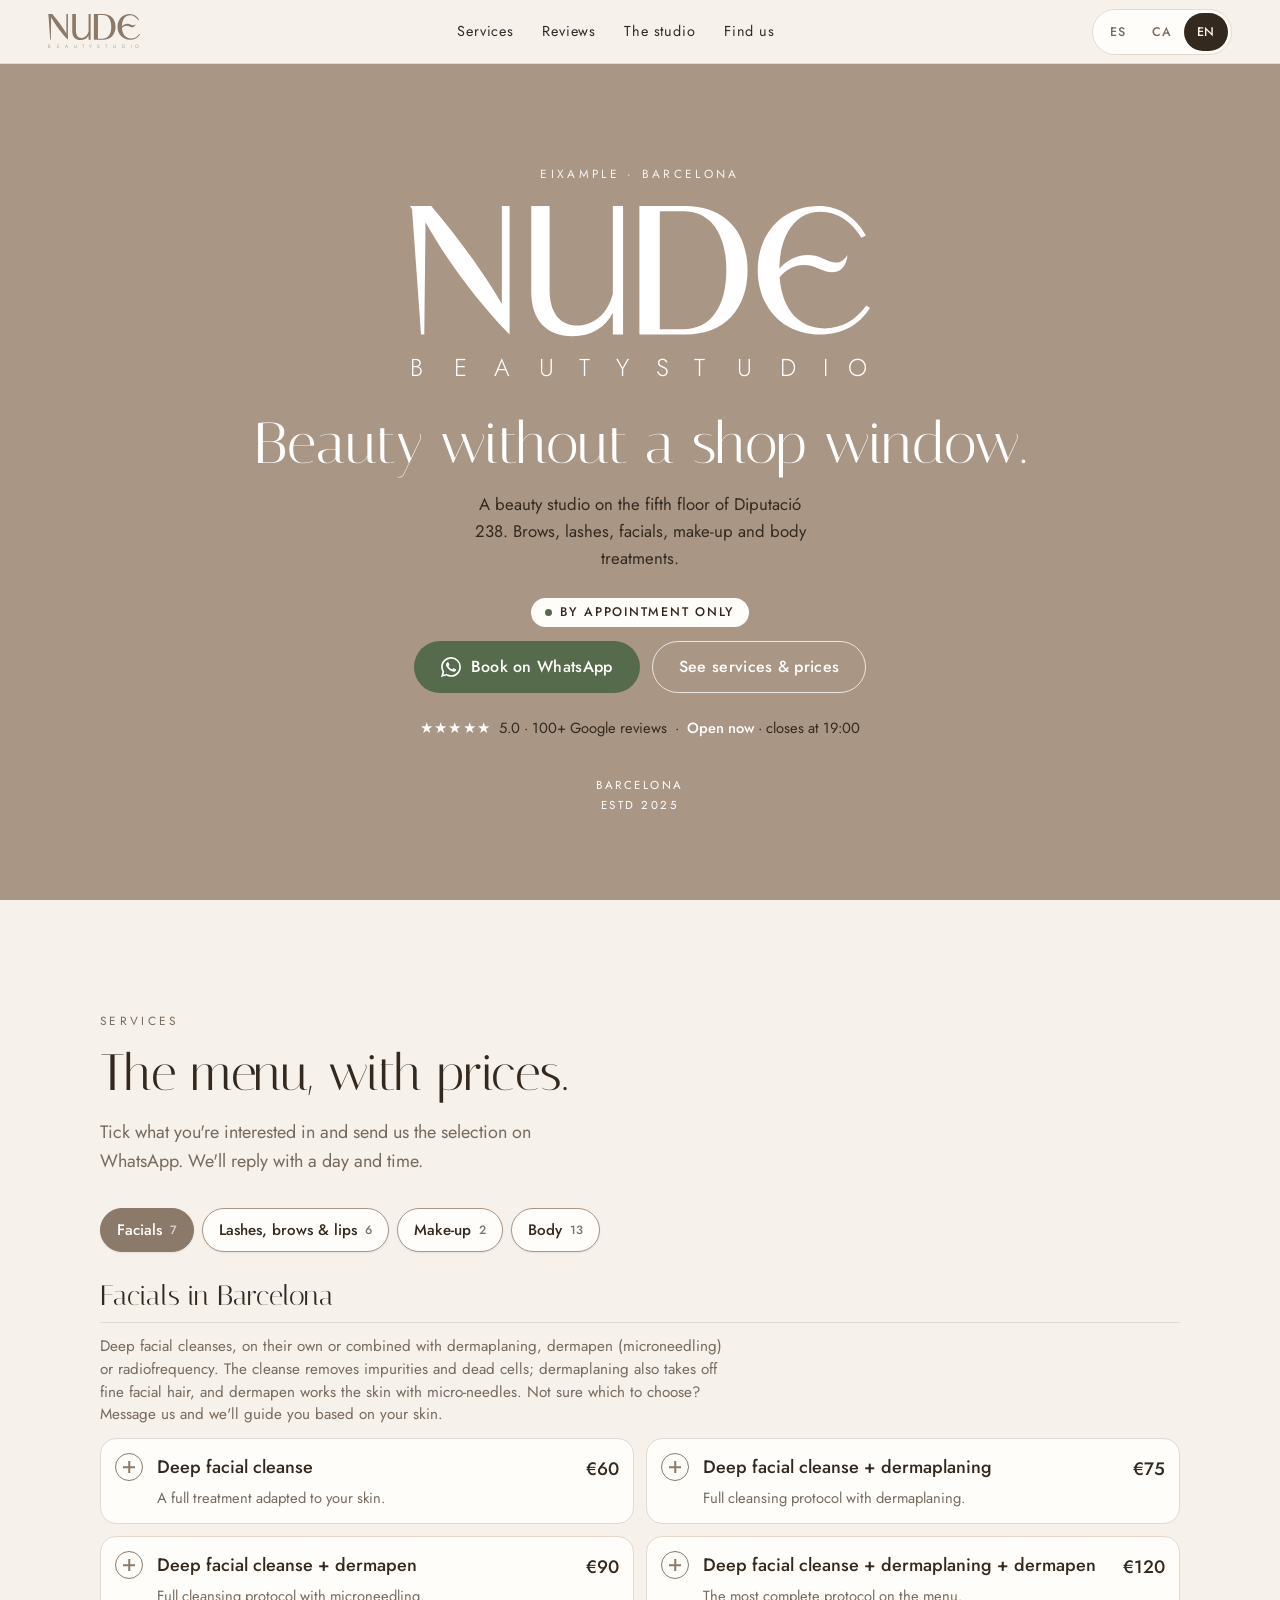
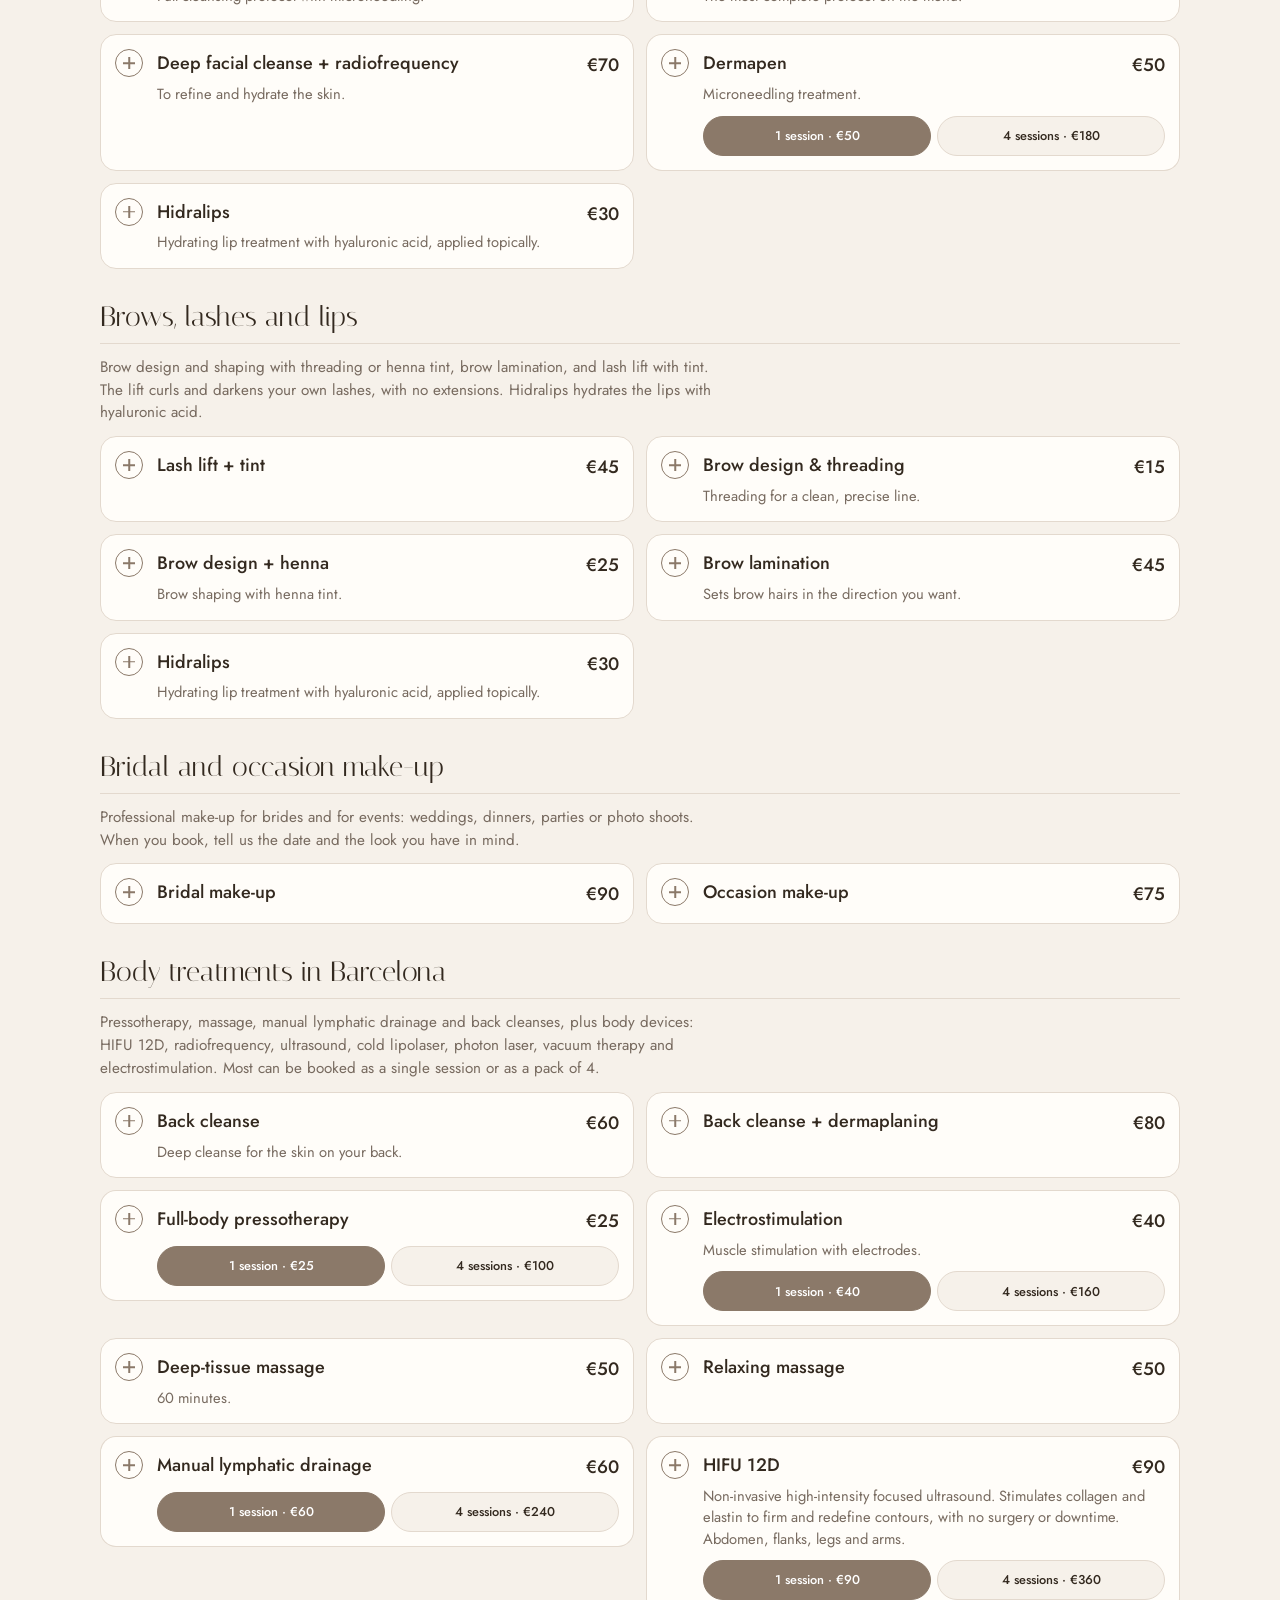
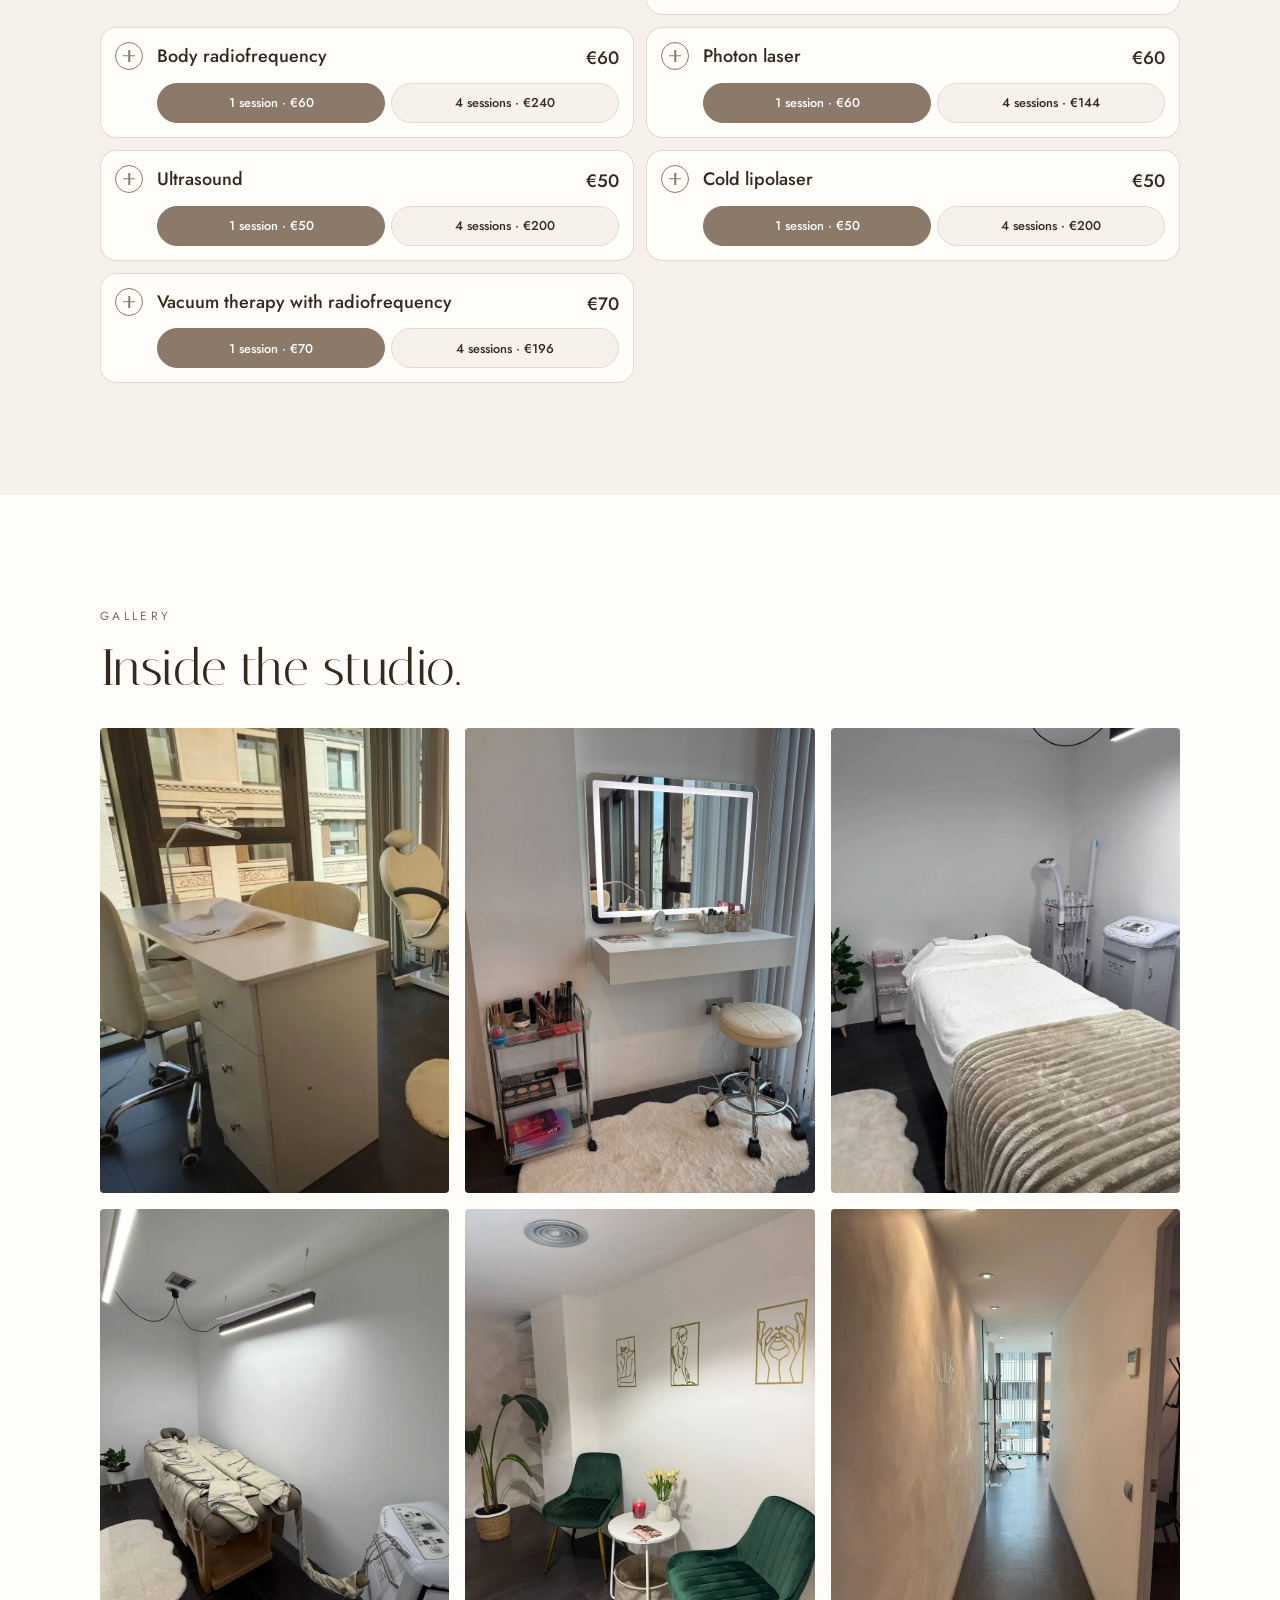
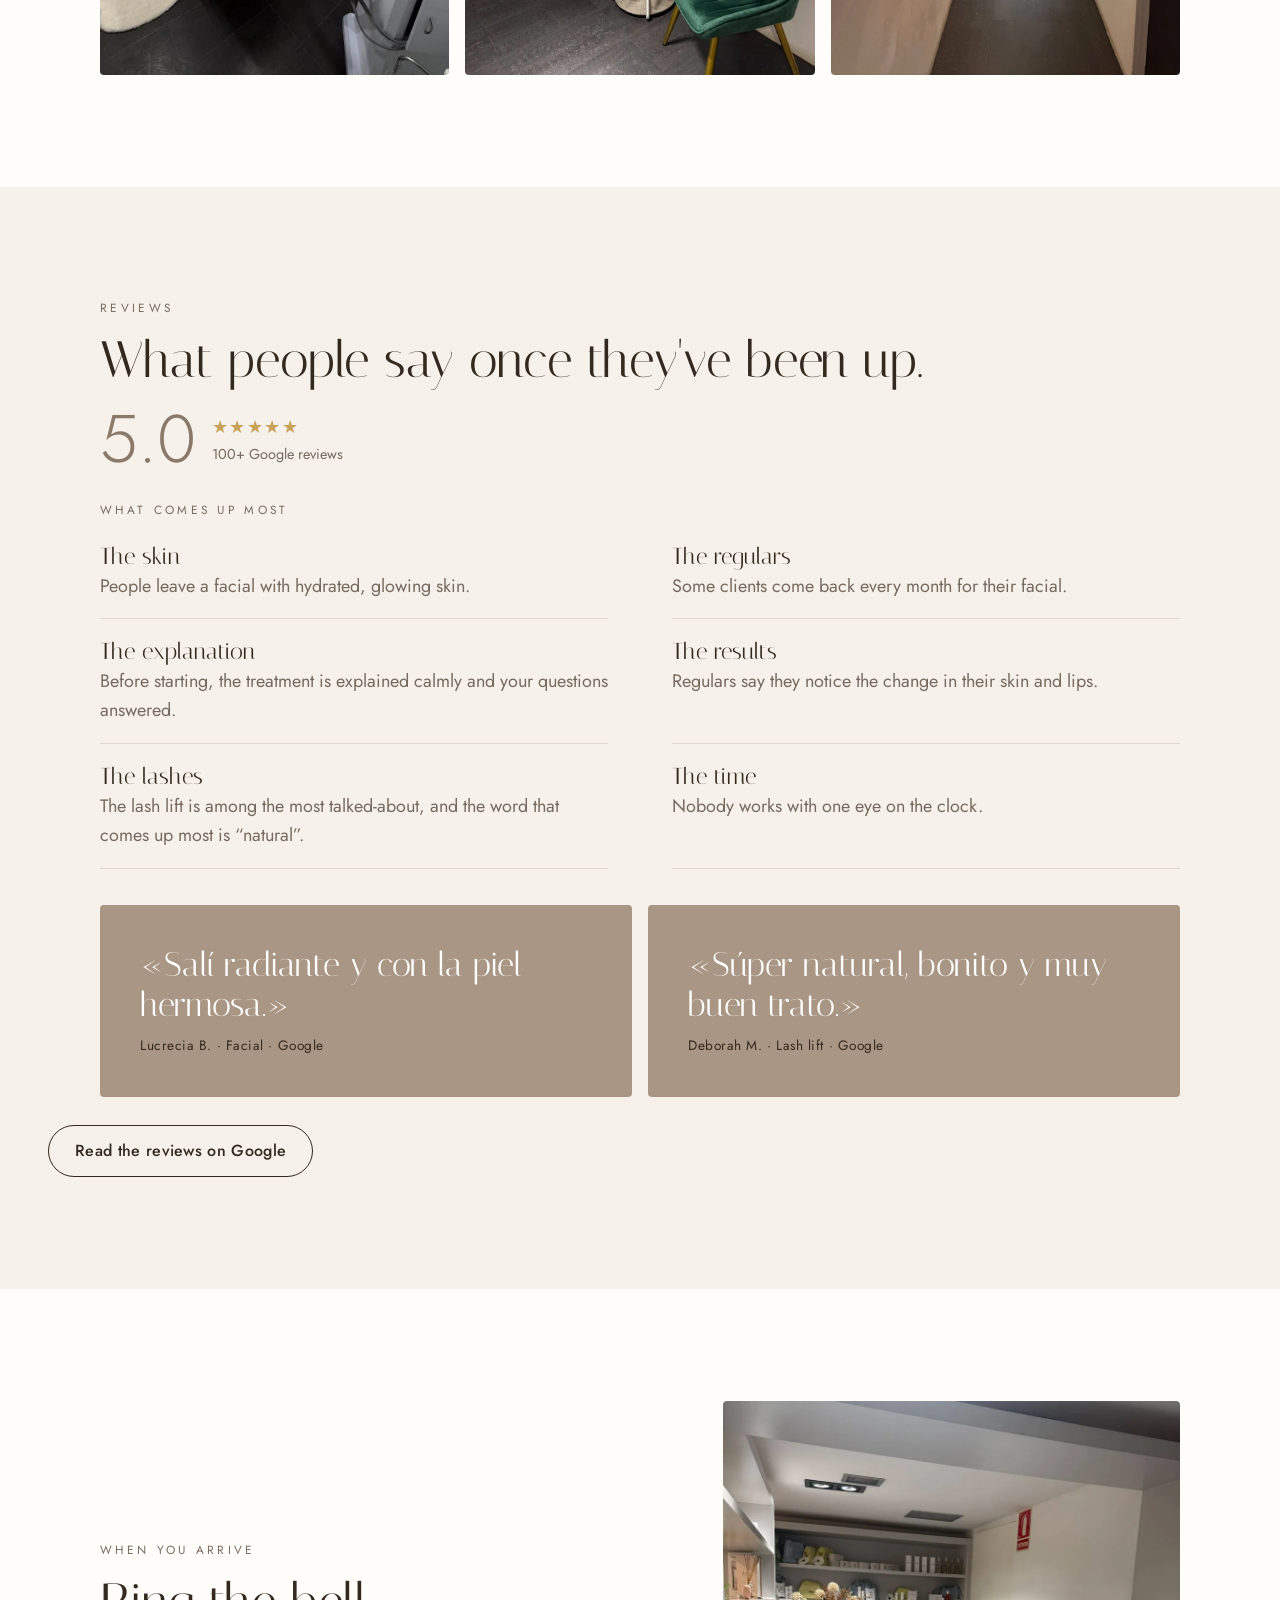
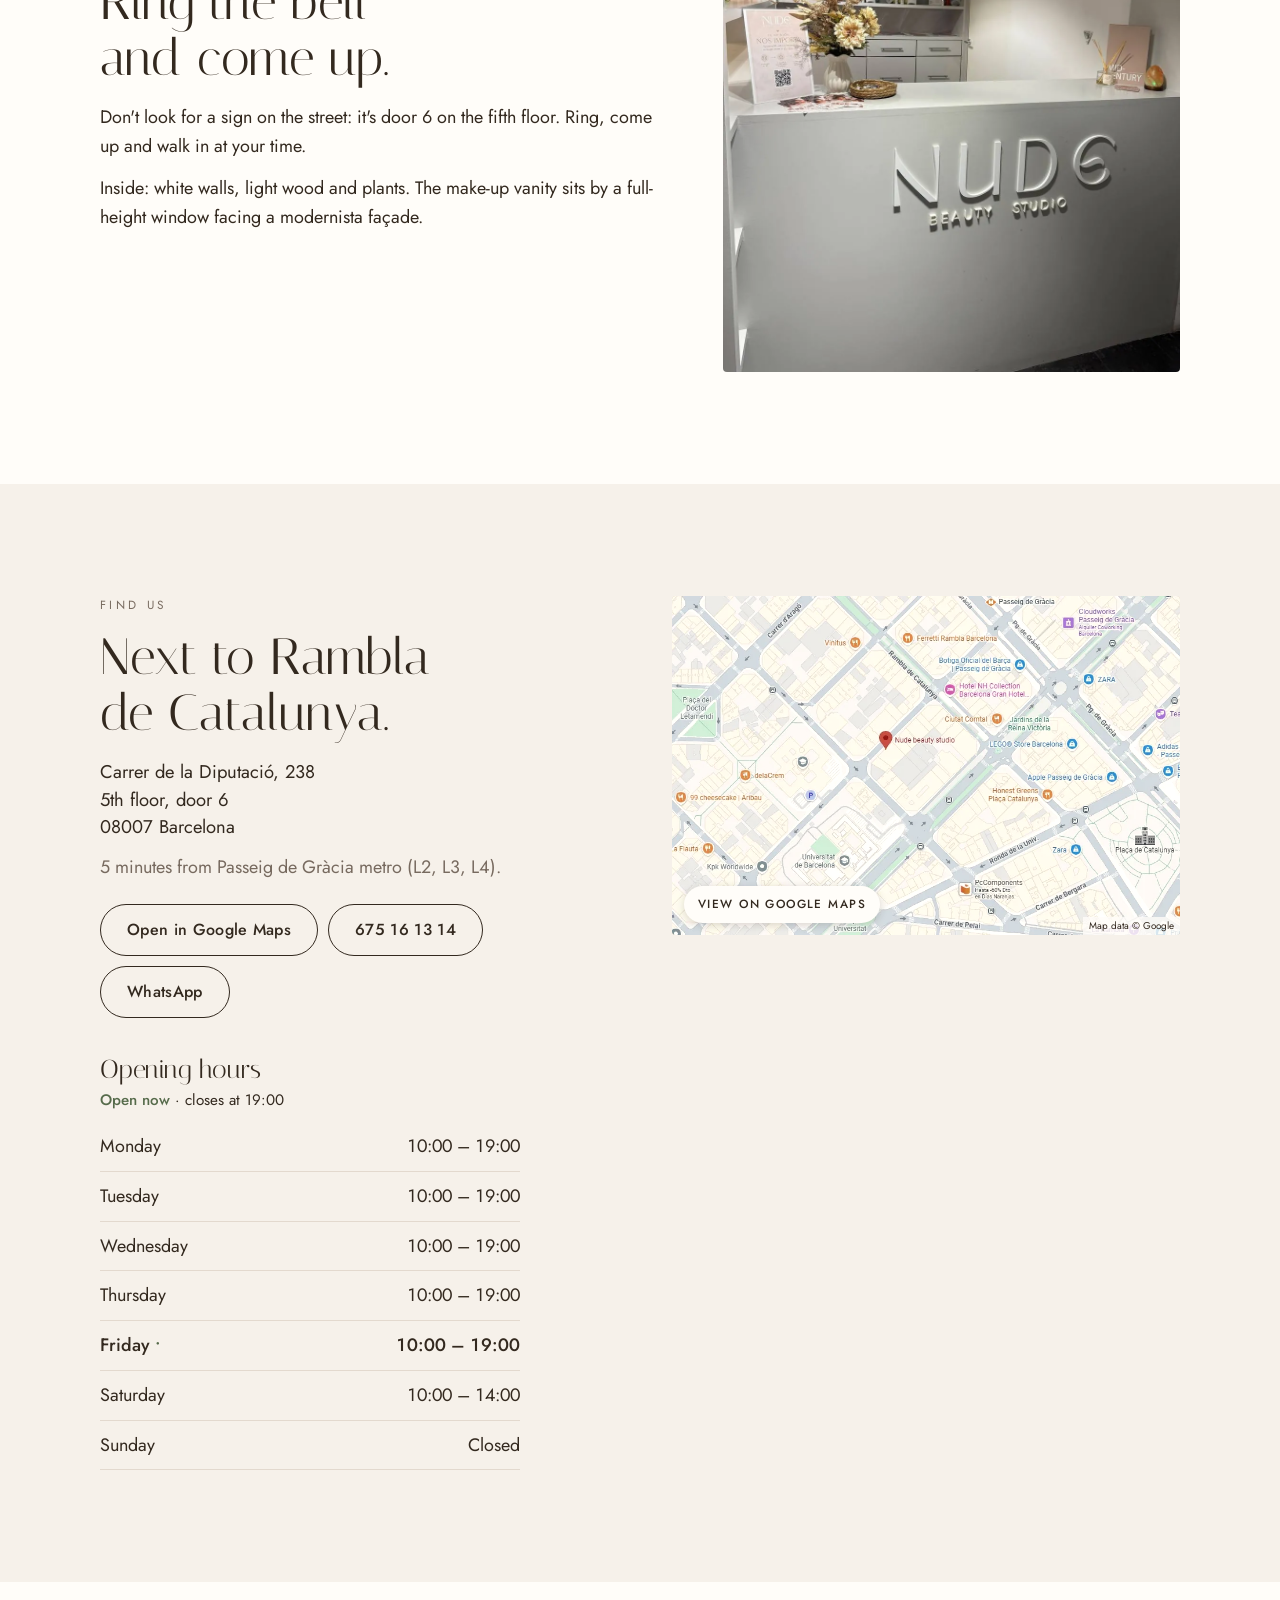
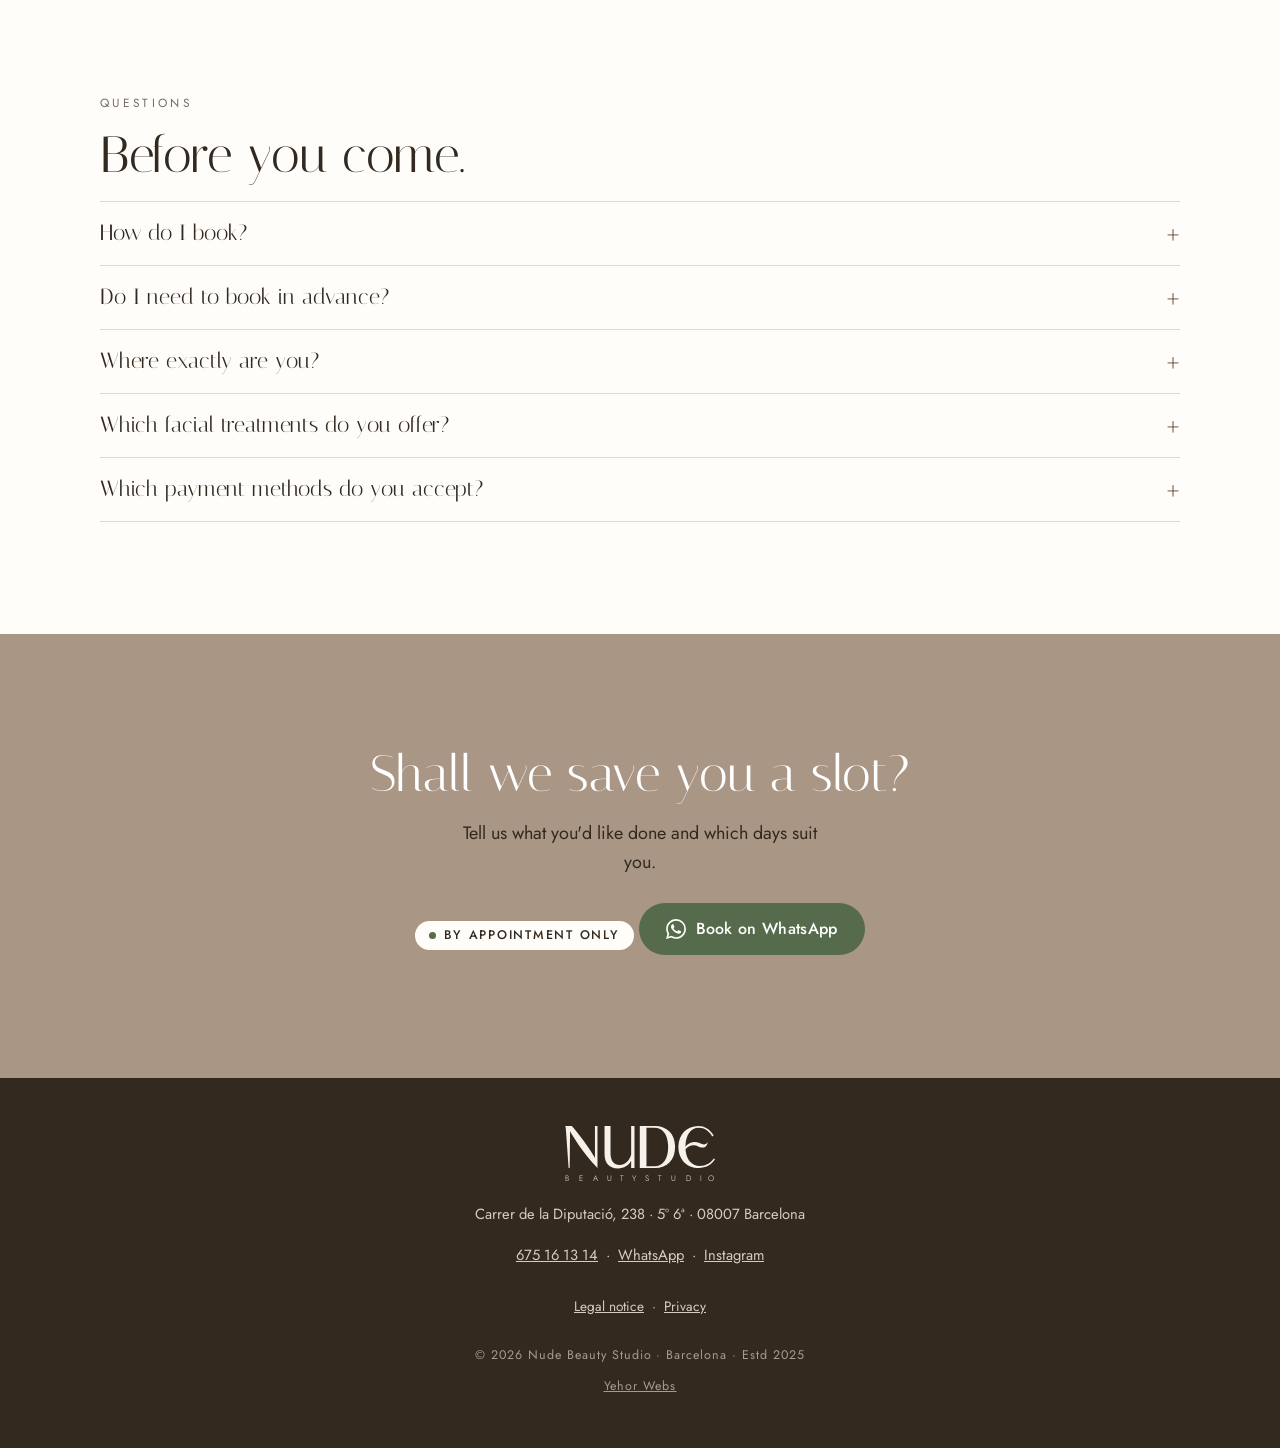
<file: en/index.html>
<!doctype html>
<!-- Generated by tools/build.js from src/index.html and js/content.js. Do not edit by hand. -->
<html lang="en">
<head>
<meta charset="utf-8">
<meta name="viewport" content="width=device-width, initial-scale=1, viewport-fit=cover">
<title>Nude Beauty Studio · Beauty salon in Eixample, Barcelona</title>
<meta name="description" content="Beauty salon in Barcelona's Eixample: facials, brows, lash lift, body treatments and bridal make-up. By appointment only, booked on WhatsApp.">
<link rel="canonical" href="https://nudebeautybcn.com/en/">
<link rel="alternate" hreflang="es" href="https://nudebeautybcn.com/">
<link rel="alternate" hreflang="ca" href="https://nudebeautybcn.com/ca/">
<link rel="alternate" hreflang="en" href="https://nudebeautybcn.com/en/">
<link rel="alternate" hreflang="x-default" href="https://nudebeautybcn.com/">
<meta property="og:type" content="website">
<meta property="og:site_name" content="Nude Beauty Studio">
<meta property="og:title" content="Nude Beauty Studio · Beauty salon in Eixample, Barcelona">
<meta property="og:description" content="Beauty salon in Barcelona's Eixample: facials, brows, lash lift, body treatments and bridal make-up. By appointment only, booked on WhatsApp.">
<meta property="og:url" content="https://nudebeautybcn.com/en/">
<meta property="og:locale" content="en_GB">
<script type="application/ld+json">{"@context":"https://schema.org","@type":"BeautySalon","@id":"https://nudebeautybcn.com/#salon","name":"Nude Beauty Studio","description":"Beauty salon in Barcelona's Eixample: facials, brows, lash lift, body treatments and bridal make-up. By appointment only, booked on WhatsApp.","url":"https://nudebeautybcn.com/en/","telephone":"+34675161314","priceRange":"€€","paymentAccepted":"Cash, Credit Card, Debit Card, Visa, Mastercard, NFC mobile payments","image":"https://nudebeautybcn.com/img/00-recepcion.webp","address":{"@type":"PostalAddress","streetAddress":"Carrer de la Diputació, 238, 5º 6ª","addressLocality":"Barcelona","addressRegion":"Barcelona","postalCode":"08007","addressCountry":"ES"},"geo":{"@type":"GeoCoordinates","latitude":41.3885,"longitude":2.1647},"hasMap":"https://maps.app.goo.gl/gT3hE2o65boG1eyQA","openingHoursSpecification":[{"@type":"OpeningHoursSpecification","dayOfWeek":["Monday","Tuesday","Wednesday","Thursday","Friday"],"opens":"10:00","closes":"19:00"},{"@type":"OpeningHoursSpecification","dayOfWeek":"Saturday","opens":"10:00","closes":"14:00"}],"sameAs":["https://www.instagram.com/nude.beautybcn","https://maps.app.goo.gl/gT3hE2o65boG1eyQA","https://www.treatwell.es/establecimiento/nude-beauty-studio/"],"hasOfferCatalog":{"@type":"OfferCatalog","name":"Services","itemListElement":[{"@type":"OfferCatalog","name":"Facials in Barcelona","itemListElement":[{"@type":"Offer","itemOffered":{"@type":"Service","name":"Deep facial cleanse"},"priceCurrency":"EUR","price":60},{"@type":"Offer","itemOffered":{"@type":"Service","name":"Deep facial cleanse + dermaplaning"},"priceCurrency":"EUR","price":75},{"@type":"Offer","itemOffered":{"@type":"Service","name":"Deep facial cleanse + dermapen"},"priceCurrency":"EUR","price":90},{"@type":"Offer","itemOffered":{"@type":"Service","name":"Deep facial cleanse + dermaplaning + dermapen"},"priceCurrency":"EUR","price":120},{"@type":"Offer","itemOffered":{"@type":"Service","name":"Deep facial cleanse + radiofrequency"},"priceCurrency":"EUR","price":70},{"@type":"Offer","itemOffered":{"@type":"Service","name":"Dermapen"},"priceCurrency":"EUR","price":50},{"@type":"Offer","itemOffered":{"@type":"Service","name":"Dermapen (4 sessions)"},"priceCurrency":"EUR","price":180},{"@type":"Offer","itemOffered":{"@type":"Service","name":"Hidralips"},"priceCurrency":"EUR","price":30}]},{"@type":"OfferCatalog","name":"Brows, lashes and lips","itemListElement":[{"@type":"Offer","itemOffered":{"@type":"Service","name":"Perfect look pack"},"priceCurrency":"EUR","price":48,"priceValidUntil":"2026-10-31"},{"@type":"Offer","itemOffered":{"@type":"Service","name":"Lash lift + tint"},"priceCurrency":"EUR","price":45},{"@type":"Offer","itemOffered":{"@type":"Service","name":"Brow design & threading"},"priceCurrency":"EUR","price":15},{"@type":"Offer","itemOffered":{"@type":"Service","name":"Brow design + henna"},"priceCurrency":"EUR","price":25},{"@type":"Offer","itemOffered":{"@type":"Service","name":"Brow lamination"},"priceCurrency":"EUR","price":45},{"@type":"Offer","itemOffered":{"@type":"Service","name":"Hidralips"},"priceCurrency":"EUR","price":30}]},{"@type":"OfferCatalog","name":"Bridal and occasion make-up","itemListElement":[{"@type":"Offer","itemOffered":{"@type":"Service","name":"Bridal make-up"},"priceCurrency":"EUR","price":90},{"@type":"Offer","itemOffered":{"@type":"Service","name":"Occasion make-up"},"priceCurrency":"EUR","price":75}]},{"@type":"OfferCatalog","name":"Body treatments in Barcelona","itemListElement":[{"@type":"Offer","itemOffered":{"@type":"Service","name":"Back cleanse"},"priceCurrency":"EUR","price":60},{"@type":"Offer","itemOffered":{"@type":"Service","name":"Back cleanse + dermaplaning"},"priceCurrency":"EUR","price":80},{"@type":"Offer","itemOffered":{"@type":"Service","name":"Full-body pressotherapy"},"priceCurrency":"EUR","price":25},{"@type":"Offer","itemOffered":{"@type":"Service","name":"Full-body pressotherapy (4 sessions)"},"priceCurrency":"EUR","price":100},{"@type":"Offer","itemOffered":{"@type":"Service","name":"Electrostimulation"},"priceCurrency":"EUR","price":40},{"@type":"Offer","itemOffered":{"@type":"Service","name":"Electrostimulation (4 sessions)"},"priceCurrency":"EUR","price":160},{"@type":"Offer","itemOffered":{"@type":"Service","name":"Deep-tissue massage"},"priceCurrency":"EUR","price":50},{"@type":"Offer","itemOffered":{"@type":"Service","name":"Relaxing massage"},"priceCurrency":"EUR","price":50},{"@type":"Offer","itemOffered":{"@type":"Service","name":"Manual lymphatic drainage"},"priceCurrency":"EUR","price":60},{"@type":"Offer","itemOffered":{"@type":"Service","name":"Manual lymphatic drainage (4 sessions)"},"priceCurrency":"EUR","price":240},{"@type":"Offer","itemOffered":{"@type":"Service","name":"HIFU 12D"},"priceCurrency":"EUR","price":90},{"@type":"Offer","itemOffered":{"@type":"Service","name":"HIFU 12D (4 sessions)"},"priceCurrency":"EUR","price":360},{"@type":"Offer","itemOffered":{"@type":"Service","name":"Body radiofrequency"},"priceCurrency":"EUR","price":60},{"@type":"Offer","itemOffered":{"@type":"Service","name":"Body radiofrequency (4 sessions)"},"priceCurrency":"EUR","price":240},{"@type":"Offer","itemOffered":{"@type":"Service","name":"Photon laser"},"priceCurrency":"EUR","price":60},{"@type":"Offer","itemOffered":{"@type":"Service","name":"Photon laser (4 sessions)"},"priceCurrency":"EUR","price":144},{"@type":"Offer","itemOffered":{"@type":"Service","name":"Ultrasound"},"priceCurrency":"EUR","price":50},{"@type":"Offer","itemOffered":{"@type":"Service","name":"Ultrasound (4 sessions)"},"priceCurrency":"EUR","price":200},{"@type":"Offer","itemOffered":{"@type":"Service","name":"Cold lipolaser"},"priceCurrency":"EUR","price":50},{"@type":"Offer","itemOffered":{"@type":"Service","name":"Cold lipolaser (4 sessions)"},"priceCurrency":"EUR","price":200},{"@type":"Offer","itemOffered":{"@type":"Service","name":"Vacuum therapy with radiofrequency"},"priceCurrency":"EUR","price":70},{"@type":"Offer","itemOffered":{"@type":"Service","name":"Vacuum therapy with radiofrequency (4 sessions)"},"priceCurrency":"EUR","price":196}]}]}}</script>
<script type="application/ld+json">{"@context":"https://schema.org","@type":"FAQPage","mainEntity":[{"@type":"Question","name":"How do I book?","acceptedAnswer":{"@type":"Answer","text":"By WhatsApp or phone, on +34 675 16 13 14. In the service menu you can tick what you want and send us the selection; we reply with a day and time."}},{"@type":"Question","name":"Do I need to book in advance?","acceptedAnswer":{"@type":"Answer","text":"Yes. We work by appointment only, so message us before you come and we'll tell you the first free slot."}},{"@type":"Question","name":"Where exactly are you?","acceptedAnswer":{"@type":"Answer","text":"At Carrer de la Diputació 238, 5th floor, door 6, 08007 Barcelona (Eixample), next to Rambla de Catalunya and 5 minutes from Passeig de Gràcia metro (L2, L3, L4). There is no sign on the street: ring the bell and come up."}},{"@type":"Question","name":"Which facial treatments do you offer?","acceptedAnswer":{"@type":"Answer","text":"Deep facial cleanse, on its own or combined with dermaplaning, dermapen (microneedling) or radiofrequency; dermapen as a single session or a pack of 4; and Hidralips for the lips. Prices are in the menu."}},{"@type":"Question","name":"Which payment methods do you accept?","acceptedAnswer":{"@type":"Answer","text":"Cash, debit and credit cards (Visa and Mastercard) and contactless mobile payments. We do not accept cheques."}}]}</script>
<meta name="theme-color" content="#A99685">
<link rel="icon" href="/favicon.ico" sizes="48x48">
<link rel="icon" href="/favicon.svg" type="image/svg+xml">
<link rel="icon" href="/icon-192.png" type="image/png" sizes="192x192">
<link rel="apple-touch-icon" href="/apple-touch-icon.png">
<link rel="manifest" href="/site.webmanifest">
<link rel="preload" href="/fonts/jost-variable.woff2" as="font" type="font/woff2" crossorigin>
<link rel="preload" href="/fonts/italiana-400.woff2" as="font" type="font/woff2" crossorigin>
<link rel="stylesheet" href="/css/styles.css">
</head>
<body>

<!-- Logo redrawn as vector; reused everywhere via <use> -->
<svg class="sprite" aria-hidden="true">
  <symbol id="nude-logo" viewBox="0 0 1127 420">
    <!-- N -->
    <path d="M0,0 H52 C120,80 185,170 225,240 V0 H244 V315 C165,235 85,125 38,40 L35,315 H27 L5,8 Z"/>
    <!-- U -->
    <path d="M297,0 H342 V205 C342,262 368,293 410,293 C452,293 485,262 497,215 V0 H522 V315 H497 V262 C478,297 444,319 398,319 C335,319 297,280 297,210 Z"/>
    <!-- D -->
    <path fill-rule="evenodd" d="M562,0 H675 C770,0 827,62 827,157 C827,253 770,315 675,315 H562 Z M612,13 V302 H670 C738,302 775,245 775,157 C775,70 738,13 670,13 Z"/>
    <!-- E -->
    <path d="M1117,72 C1090,25 1050,0 1002,0 C915,0 852,65 852,157 C852,250 915,315 1005,315 C1058,315 1100,292 1127,250 L1118,244 C1092,280 1058,300 1015,300 C948,300 905,245 905,157 C905,70 945,14 1005,14 C1048,14 1082,38 1106,78 Z"/>
    <path d="M900,160 C930,120 975,112 1010,128 C1040,142 1055,145 1072,120 C1068,160 1040,172 1005,155 C970,138 935,140 905,175 Z"/>
    <text y="417" font-family="Jost, 'Century Gothic', sans-serif" font-weight="300" font-size="60"
          x="0 107 207 317 415 505 602 697 800 907 1012 1072">BEAUTYSTUDIO</text>
  </symbol>
  <symbol id="ic-wa" viewBox="0 0 24 24">
    <path d="M17.472 14.382c-.297-.149-1.758-.867-2.03-.967-.273-.099-.471-.148-.67.15-.197.297-.767.966-.94 1.164-.173.199-.347.223-.644.075-.297-.15-1.255-.463-2.39-1.475-.883-.788-1.48-1.761-1.653-2.059-.173-.297-.018-.458.13-.606.134-.133.298-.347.446-.52.149-.174.198-.298.298-.497.099-.198.05-.371-.025-.52-.075-.149-.669-1.612-.916-2.207-.242-.579-.487-.5-.669-.51-.173-.008-.371-.01-.57-.01-.198 0-.52.074-.792.372-.272.297-1.04 1.016-1.04 2.479 0 1.462 1.065 2.875 1.213 3.074.149.198 2.096 3.2 5.077 4.487.709.306 1.262.489 1.694.625.712.227 1.36.195 1.871.118.571-.085 1.758-.719 2.006-1.413.248-.694.248-1.289.173-1.413-.074-.124-.272-.198-.57-.347m-5.421 7.403h-.004a9.87 9.87 0 01-5.031-1.378l-.361-.214-3.741.982.998-3.648-.235-.374a9.86 9.86 0 01-1.51-5.26c.001-5.45 4.436-9.884 9.888-9.884 2.64 0 5.122 1.03 6.988 2.898a9.825 9.825 0 012.893 6.994c-.003 5.45-4.437 9.884-9.885 9.884m8.413-18.297A11.815 11.815 0 0012.05 0C5.495 0 .16 5.335.157 11.892c0 2.096.547 4.142 1.588 5.945L.057 24l6.305-1.654a11.882 11.882 0 005.683 1.448h.005c6.554 0 11.89-5.335 11.893-11.893a11.821 11.821 0 00-3.48-8.413z"/>
  </symbol>
</svg>

<header class="bar" id="top">
  <a class="bar__logo" href="#top" aria-label="Nude Beauty Studio">
    <svg viewBox="0 0 1127 420" role="img" aria-hidden="true"><use href="#nude-logo"/></svg>
  </a>
  <nav class="bar__nav" aria-label="Main">
    <a href="#servicios">Services</a>
    <a href="#resenas">Reviews</a>
    <a href="#estudio">The studio</a>
    <a href="#visita">Find us</a>
  </nav>
  <div class="lang" role="group" aria-label="Idioma / Language">
    <a href="/" hreflang="es" lang="es">ES</a>
    <a href="/ca/" hreflang="ca" lang="ca">CA</a>
    <a href="/en/" hreflang="en" lang="en" aria-current="true">EN</a>
  </div>
</header>

<main>
  <section class="hero">
    <p class="eyebrow">Eixample · Barcelona</p>
    <a class="hero__logo" href="#servicios" aria-label="Nude Beauty Studio">
      <svg viewBox="0 0 1127 420" role="img" aria-hidden="true"><use href="#nude-logo"/></svg>
    </a>
    <h1>Beauty without a shop window.</h1>
    <p class="hero__sub">A beauty studio on the fifth floor of Diputació 238. Brows, lashes, facials, make-up and body treatments.</p>
    <p class="badge">By appointment only</p>
    <div class="hero__cta">
      <a class="btn btn--wa js-wa" href="https://wa.me/34675161314" target="_blank" rel="noopener noreferrer">
        <svg class="ic" aria-hidden="true"><use href="#ic-wa"/></svg><span>Book on WhatsApp</span>
      </a>
      <a class="btn btn--ghost" href="#servicios">See services &amp; prices</a>
    </div>
    <p class="hero__meta">
      <span class="stars" aria-hidden="true">★★★★★</span>
      <span>5.0 · 100+ Google reviews</span>
      <span class="dot" aria-hidden="true">·</span>
      <span class="js-open"></span>
    </p>
    <p class="hero__foot">Barcelona<br>Estd 2025</p>
  </section>


  <section class="promo js-promo" id="oferta" data-ends="2026-10-31T23:59:59+01:00">
    <div class="promo__card">
      <p class="promo__badge">−20%</p>
      <p class="eyebrow">Offer until 31 October</p>
      <h2>Perfect look pack</h2>
      <p class="promo__desc">Lash lift + tint + nourishing treatment + brow design and threading.</p>
      <p class="promo__price"><s>€60</s> <strong>€48</strong></p>
      <p class="promo__label">Ends in</p>
      <div class="promo__timer" role="timer"><span><b data-u="0">00</b><small>days</small></span><span><b data-u="1">00</b><small>hrs</small></span><span><b data-u="2">00</b><small>min</small></span><span><b data-u="3">00</b><small>sec</small></span></div>
      <a class="btn btn--wa promo__cta" href="https://wa.me/34675161314?text=Hi%2C%20I%E2%80%99d%20like%20to%20book%20the%20Perfect%20look%20pack%20(%E2%82%AC48)." target="_blank" rel="noopener noreferrer"><svg class="ic" aria-hidden="true"><use href="#ic-wa"/></svg><span>Book the pack</span></a>
    </div>
  </section>

  <section class="menu" id="servicios">
    <p class="eyebrow">Services</p>
    <h2>The menu, with prices.</h2>
    <p class="lede">Tick what you're interested in and send us the selection on WhatsApp. We'll reply with a day and time.</p>
    <nav class="tabs" id="tabs" aria-label="Categories"><a href="#cat-faciales" data-cat="faciales">Facials<small>7</small></a><a href="#cat-mirada" data-cat="mirada">Lashes, brows &amp; lips<small>6</small></a><a href="#cat-maquillaje" data-cat="maquillaje">Make-up<small>2</small></a><a href="#cat-corporal" data-cat="corporal">Body<small>13</small></a></nav>
    <div class="cats" id="cats">
      <div class="cat" id="cat-faciales">
        <h2 class="cat__title">Facials in Barcelona</h2>
        <p class="cat__intro">Deep facial cleanses, on their own or combined with dermaplaning, dermapen (microneedling) or radiofrequency. The cleanse removes impurities and dead cells; dermaplaning also takes off fine facial hair, and dermapen works the skin with micro-needles. Not sure which to choose? Message us and we'll guide you based on your skin.</p>
        <ul class="items">
          <li class="item"><button type="button" class="item__btn" data-id="limpieza" aria-pressed="false">
            <span class="item__mark" aria-hidden="true"></span>
            <span class="item__name">Deep facial cleanse</span>
            <span class="item__price">€60</span>
            <span class="item__desc">A full treatment adapted to your skin.</span>
          </button></li>
          <li class="item"><button type="button" class="item__btn" data-id="limpieza-dermaplaning" aria-pressed="false">
            <span class="item__mark" aria-hidden="true"></span>
            <span class="item__name">Deep facial cleanse + dermaplaning</span>
            <span class="item__price">€75</span>
            <span class="item__desc">Full cleansing protocol with dermaplaning.</span>
          </button></li>
          <li class="item"><button type="button" class="item__btn" data-id="limpieza-dermapen" aria-pressed="false">
            <span class="item__mark" aria-hidden="true"></span>
            <span class="item__name">Deep facial cleanse + dermapen</span>
            <span class="item__price">€90</span>
            <span class="item__desc">Full cleansing protocol with microneedling.</span>
          </button></li>
          <li class="item"><button type="button" class="item__btn" data-id="limpieza-completa" aria-pressed="false">
            <span class="item__mark" aria-hidden="true"></span>
            <span class="item__name">Deep facial cleanse + dermaplaning + dermapen</span>
            <span class="item__price">€120</span>
            <span class="item__desc">The most complete protocol on the menu.</span>
          </button></li>
          <li class="item"><button type="button" class="item__btn" data-id="limpieza-radio" aria-pressed="false">
            <span class="item__mark" aria-hidden="true"></span>
            <span class="item__name">Deep facial cleanse + radiofrequency</span>
            <span class="item__price">€70</span>
            <span class="item__desc">To refine and hydrate the skin.</span>
          </button></li>
          <li class="item item--pack"><button type="button" class="item__btn" data-id="dermapen" aria-pressed="false">
            <span class="item__mark" aria-hidden="true"></span>
            <span class="item__name">Dermapen</span>
            <span class="item__price">€50</span>
            <span class="item__desc">Microneedling treatment.</span>
          </button>
            <div class="item__opts" role="group" aria-label="Dermapen"><button type="button" class="item__opt" data-id="dermapen" data-opt="1" aria-pressed="true">1 session · €50</button><button type="button" class="item__opt" data-id="dermapen" data-opt="4" aria-pressed="false">4 sessions · €180</button></div></li>
          <li class="item"><button type="button" class="item__btn" data-id="hidralips" aria-pressed="false">
            <span class="item__mark" aria-hidden="true"></span>
            <span class="item__name">Hidralips</span>
            <span class="item__price">€30</span>
            <span class="item__desc">Hydrating lip treatment with hyaluronic acid, applied topically.</span>
          </button></li>
        </ul>
      </div>
      <div class="cat" id="cat-mirada">
        <h2 class="cat__title">Brows, lashes and lips</h2>
        <p class="cat__intro">Brow design and shaping with threading or henna tint, brow lamination, and lash lift with tint. The lift curls and darkens your own lashes, with no extensions. Hidralips hydrates the lips with hyaluronic acid.</p>
        <ul class="items">
          <li class="item item--promo js-promo"><button type="button" class="item__btn" data-id="pack-mirada" aria-pressed="false">
            <span class="item__mark" aria-hidden="true"></span>
            <span class="item__name">Perfect look pack</span>
            <span class="item__price"><s>€60</s> €48</span>
            <span class="item__desc">Lash lift + tint + nourishing treatment + brow design and threading.</span>
          </button></li>
          <li class="item"><button type="button" class="item__btn" data-id="lifting" aria-pressed="false">
            <span class="item__mark" aria-hidden="true"></span>
            <span class="item__name">Lash lift + tint</span>
            <span class="item__price">€45</span>
          </button></li>
          <li class="item"><button type="button" class="item__btn" data-id="cejas-hilo" aria-pressed="false">
            <span class="item__mark" aria-hidden="true"></span>
            <span class="item__name">Brow design &amp; threading</span>
            <span class="item__price">€15</span>
            <span class="item__desc">Threading for a clean, precise line.</span>
          </button></li>
          <li class="item"><button type="button" class="item__btn" data-id="cejas-henna" aria-pressed="false">
            <span class="item__mark" aria-hidden="true"></span>
            <span class="item__name">Brow design + henna</span>
            <span class="item__price">€25</span>
            <span class="item__desc">Brow shaping with henna tint.</span>
          </button></li>
          <li class="item"><button type="button" class="item__btn" data-id="laminado" aria-pressed="false">
            <span class="item__mark" aria-hidden="true"></span>
            <span class="item__name">Brow lamination</span>
            <span class="item__price">€45</span>
            <span class="item__desc">Sets brow hairs in the direction you want.</span>
          </button></li>
          <li class="item"><button type="button" class="item__btn" data-id="hidralips" aria-pressed="false">
            <span class="item__mark" aria-hidden="true"></span>
            <span class="item__name">Hidralips</span>
            <span class="item__price">€30</span>
            <span class="item__desc">Hydrating lip treatment with hyaluronic acid, applied topically.</span>
          </button></li>
        </ul>
      </div>
      <div class="cat" id="cat-maquillaje">
        <h2 class="cat__title">Bridal and occasion make-up</h2>
        <p class="cat__intro">Professional make-up for brides and for events: weddings, dinners, parties or photo shoots. When you book, tell us the date and the look you have in mind.</p>
        <ul class="items">
          <li class="item"><button type="button" class="item__btn" data-id="novia" aria-pressed="false">
            <span class="item__mark" aria-hidden="true"></span>
            <span class="item__name">Bridal make-up</span>
            <span class="item__price">€90</span>
          </button></li>
          <li class="item"><button type="button" class="item__btn" data-id="social" aria-pressed="false">
            <span class="item__mark" aria-hidden="true"></span>
            <span class="item__name">Occasion make-up</span>
            <span class="item__price">€75</span>
          </button></li>
        </ul>
      </div>
      <div class="cat" id="cat-corporal">
        <h2 class="cat__title">Body treatments in Barcelona</h2>
        <p class="cat__intro">Pressotherapy, massage, manual lymphatic drainage and back cleanses, plus body devices: HIFU 12D, radiofrequency, ultrasound, cold lipolaser, photon laser, vacuum therapy and electrostimulation. Most can be booked as a single session or as a pack of 4.</p>
        <ul class="items">
          <li class="item"><button type="button" class="item__btn" data-id="espalda" aria-pressed="false">
            <span class="item__mark" aria-hidden="true"></span>
            <span class="item__name">Back cleanse</span>
            <span class="item__price">€60</span>
            <span class="item__desc">Deep cleanse for the skin on your back.</span>
          </button></li>
          <li class="item"><button type="button" class="item__btn" data-id="espalda-dermaplaning" aria-pressed="false">
            <span class="item__mark" aria-hidden="true"></span>
            <span class="item__name">Back cleanse + dermaplaning</span>
            <span class="item__price">€80</span>
          </button></li>
          <li class="item item--pack"><button type="button" class="item__btn" data-id="preso" aria-pressed="false">
            <span class="item__mark" aria-hidden="true"></span>
            <span class="item__name">Full-body pressotherapy</span>
            <span class="item__price">€25</span>
          </button>
            <div class="item__opts" role="group" aria-label="Full-body pressotherapy"><button type="button" class="item__opt" data-id="preso" data-opt="1" aria-pressed="true">1 session · €25</button><button type="button" class="item__opt" data-id="preso" data-opt="4" aria-pressed="false">4 sessions · €100</button></div></li>
          <li class="item item--pack"><button type="button" class="item__btn" data-id="electro" aria-pressed="false">
            <span class="item__mark" aria-hidden="true"></span>
            <span class="item__name">Electrostimulation</span>
            <span class="item__price">€40</span>
            <span class="item__desc">Muscle stimulation with electrodes.</span>
          </button>
            <div class="item__opts" role="group" aria-label="Electrostimulation"><button type="button" class="item__opt" data-id="electro" data-opt="1" aria-pressed="true">1 session · €40</button><button type="button" class="item__opt" data-id="electro" data-opt="4" aria-pressed="false">4 sessions · €160</button></div></li>
          <li class="item"><button type="button" class="item__btn" data-id="masaje-descon" aria-pressed="false">
            <span class="item__mark" aria-hidden="true"></span>
            <span class="item__name">Deep-tissue massage</span>
            <span class="item__price">€50</span>
            <span class="item__desc">60 minutes.</span>
          </button></li>
          <li class="item"><button type="button" class="item__btn" data-id="masaje-relax" aria-pressed="false">
            <span class="item__mark" aria-hidden="true"></span>
            <span class="item__name">Relaxing massage</span>
            <span class="item__price">€50</span>
          </button></li>
          <li class="item item--pack"><button type="button" class="item__btn" data-id="drenaje" aria-pressed="false">
            <span class="item__mark" aria-hidden="true"></span>
            <span class="item__name">Manual lymphatic drainage</span>
            <span class="item__price">€60</span>
          </button>
            <div class="item__opts" role="group" aria-label="Manual lymphatic drainage"><button type="button" class="item__opt" data-id="drenaje" data-opt="1" aria-pressed="true">1 session · €60</button><button type="button" class="item__opt" data-id="drenaje" data-opt="4" aria-pressed="false">4 sessions · €240</button></div></li>
          <li class="item item--pack"><button type="button" class="item__btn" data-id="hifu" aria-pressed="false">
            <span class="item__mark" aria-hidden="true"></span>
            <span class="item__name">HIFU 12D</span>
            <span class="item__price">€90</span>
            <span class="item__desc">Non-invasive high-intensity focused ultrasound. Stimulates collagen and elastin to firm and redefine contours, with no surgery or downtime. Abdomen, flanks, legs and arms.</span>
          </button>
            <div class="item__opts" role="group" aria-label="HIFU 12D"><button type="button" class="item__opt" data-id="hifu" data-opt="1" aria-pressed="true">1 session · €90</button><button type="button" class="item__opt" data-id="hifu" data-opt="4" aria-pressed="false">4 sessions · €360</button></div></li>
          <li class="item item--pack"><button type="button" class="item__btn" data-id="radio-corp" aria-pressed="false">
            <span class="item__mark" aria-hidden="true"></span>
            <span class="item__name">Body radiofrequency</span>
            <span class="item__price">€60</span>
          </button>
            <div class="item__opts" role="group" aria-label="Body radiofrequency"><button type="button" class="item__opt" data-id="radio-corp" data-opt="1" aria-pressed="true">1 session · €60</button><button type="button" class="item__opt" data-id="radio-corp" data-opt="4" aria-pressed="false">4 sessions · €240</button></div></li>
          <li class="item item--pack"><button type="button" class="item__btn" data-id="laser-photon" aria-pressed="false">
            <span class="item__mark" aria-hidden="true"></span>
            <span class="item__name">Photon laser</span>
            <span class="item__price">€60</span>
          </button>
            <div class="item__opts" role="group" aria-label="Photon laser"><button type="button" class="item__opt" data-id="laser-photon" data-opt="1" aria-pressed="true">1 session · €60</button><button type="button" class="item__opt" data-id="laser-photon" data-opt="4" aria-pressed="false">4 sessions · €144</button></div></li>
          <li class="item item--pack"><button type="button" class="item__btn" data-id="ultrasonido" aria-pressed="false">
            <span class="item__mark" aria-hidden="true"></span>
            <span class="item__name">Ultrasound</span>
            <span class="item__price">€50</span>
          </button>
            <div class="item__opts" role="group" aria-label="Ultrasound"><button type="button" class="item__opt" data-id="ultrasonido" data-opt="1" aria-pressed="true">1 session · €50</button><button type="button" class="item__opt" data-id="ultrasonido" data-opt="4" aria-pressed="false">4 sessions · €200</button></div></li>
          <li class="item item--pack"><button type="button" class="item__btn" data-id="lipolaser" aria-pressed="false">
            <span class="item__mark" aria-hidden="true"></span>
            <span class="item__name">Cold lipolaser</span>
            <span class="item__price">€50</span>
          </button>
            <div class="item__opts" role="group" aria-label="Cold lipolaser"><button type="button" class="item__opt" data-id="lipolaser" data-opt="1" aria-pressed="true">1 session · €50</button><button type="button" class="item__opt" data-id="lipolaser" data-opt="4" aria-pressed="false">4 sessions · €200</button></div></li>
          <li class="item item--pack"><button type="button" class="item__btn" data-id="vacum" aria-pressed="false">
            <span class="item__mark" aria-hidden="true"></span>
            <span class="item__name">Vacuum therapy with radiofrequency</span>
            <span class="item__price">€70</span>
          </button>
            <div class="item__opts" role="group" aria-label="Vacuum therapy with radiofrequency"><button type="button" class="item__opt" data-id="vacum" data-opt="1" aria-pressed="true">1 session · €70</button><button type="button" class="item__opt" data-id="vacum" data-opt="4" aria-pressed="false">4 sessions · €196</button></div></li>
        </ul>
      </div>
    </div>
  </section>

  <section class="gallery" id="galeria">
    <p class="eyebrow">Gallery</p>
    <h2>Inside the studio.</h2>
    <div class="gallery__strip" id="gallery">
      <button type="button" class="photo" data-photo="manicura"><img src="/img/01-manicura.webp" width="535" height="713" alt="Corner by the window at Nude Beauty Studio, Barcelona" loading="lazy" decoding="async"></button>
      <button type="button" class="photo" data-photo="tocador"><img src="/img/02-tocador.webp" width="960" height="1280" alt="Make-up vanity with lit mirror at Nude Beauty Studio" loading="lazy" decoding="async"></button>
      <button type="button" class="photo" data-photo="cabina"><img src="/img/03-cabina.webp" width="881" height="1175" alt="Facial treatment room at Nude Beauty Studio, Barcelona" loading="lazy" decoding="async"></button>
      <button type="button" class="photo" data-photo="presoterapia"><img src="/img/04-presoterapia.webp" width="864" height="1152" alt="Pressotherapy room at Nude Beauty Studio" loading="lazy" decoding="async"></button>
      <button type="button" class="photo" data-photo="espera"><img src="/img/05-espera.webp" width="960" height="1280" alt="Waiting area at Nude Beauty Studio, with green armchairs" loading="lazy" decoding="async"></button>
      <button type="button" class="photo" data-photo="pasillo"><img src="/img/06-pasillo.webp" width="960" height="1280" alt="Entrance corridor with the Nude Beauty Studio logo" loading="lazy" decoding="async"></button>
    </div>
  </section>

  <section class="reviews" id="resenas">
    <p class="eyebrow">Reviews</p>
    <h2>What people say once they've been up.</h2>
    <div class="score">
      <span class="score__n">5.0</span>
      <span class="score__s"><span class="stars" aria-hidden="true">★★★★★</span><span>100+ Google reviews</span></span>
    </div>
    <h3 class="reviews__sub">What comes up most</h3>
    <ul class="themes">
      <li><h4>The skin</h4><p>People leave a facial with hydrated, glowing skin.</p></li>
      <li><h4>The regulars</h4><p>Some clients come back every month for their facial.</p></li>
      <li><h4>The explanation</h4><p>Before starting, the treatment is explained calmly and your questions answered.</p></li>
      <li><h4>The results</h4><p>Regulars say they notice the change in their skin and lips.</p></li>
      <li><h4>The lashes</h4><p>The lash lift is among the most talked-about, and the word that comes up most is “natural”.</p></li>
      <li><h4>The time</h4><p>Nobody works with one eye on the clock.</p></li>
    </ul>
    <div class="quotes">
      <blockquote class="quote">
        <p>«Salí radiante y con la piel hermosa.»</p>
        <footer>Lucrecia B. · <span>Facial</span> · Google</footer>
      </blockquote>
      <blockquote class="quote">
        <p>«Súper natural, bonito y muy buen trato.»</p>
        <footer>Deborah M. · <span>Lash lift</span> · Google</footer>
      </blockquote>
    </div>
    <a class="btn btn--line" href="https://maps.app.goo.gl/gT3hE2o65boG1eyQA" target="_blank" rel="noopener noreferrer">Read the reviews on Google</a>
  </section>

  <section class="story" id="estudio">
    <div class="story__text">
      <p class="eyebrow">When you arrive</p>
      <h2>Ring the bell and come up.</h2>
      <p>Don't look for a sign on the street: it's door 6 on the fifth floor. Ring, come up and walk in at your time.</p>
      <p>Inside: white walls, light wood and plants. The make-up vanity sits by a full-height window facing a modernista façade.</p>
    </div>
    <figure class="story__img photo"><img src="/img/00-recepcion.webp" width="960" height="1200" alt="Reception at Nude Beauty Studio, a beauty salon in Eixample, Barcelona" loading="lazy" decoding="async"></figure>
  </section>

  <section class="visit" id="visita">
    <div class="visit__info">
      <p class="eyebrow">Find us</p>
      <h2>Next to Rambla de Catalunya.</h2>
      <address>
        Carrer de la Diputació, 238<br>
        <span>5th floor, door 6</span><br>
        08007 Barcelona
      </address>
      <p class="visit__tip">5 minutes from Passeig de Gràcia metro (L2, L3, L4).</p>
      <div class="visit__links">
        <a class="btn btn--line" href="https://maps.app.goo.gl/gT3hE2o65boG1eyQA" target="_blank" rel="noopener noreferrer">Open in Google Maps</a>
        <a class="btn btn--line" href="tel:+34675161314">675 16 13 14</a>
        <a class="btn btn--line js-wa" href="https://wa.me/34675161314" target="_blank" rel="noopener noreferrer">WhatsApp</a>
      </div>
      <h3>Opening hours</h3>
      <p class="js-open visit__open"></p>
      <table class="hours" id="hours">
        <tr data-day="1"><td>Monday</td><td>10:00 – 19:00</td></tr>
        <tr data-day="2"><td>Tuesday</td><td>10:00 – 19:00</td></tr>
        <tr data-day="3"><td>Wednesday</td><td>10:00 – 19:00</td></tr>
        <tr data-day="4"><td>Thursday</td><td>10:00 – 19:00</td></tr>
        <tr data-day="5"><td>Friday</td><td>10:00 – 19:00</td></tr>
        <tr data-day="6"><td>Saturday</td><td>10:00 – 14:00</td></tr>
        <tr data-day="0"><td>Sunday</td><td>Closed</td></tr>
      </table>
    </div>
    <a class="visit__map map" href="https://maps.app.goo.gl/gT3hE2o65boG1eyQA" target="_blank" rel="noopener noreferrer">
      <img src="/img/mapa.webp" width="876" height="583" alt="Map: Nude Beauty Studio at Carrer de la Diputació 238, next to Rambla de Catalunya" loading="lazy" decoding="async">
      <span class="map__cta">View on Google Maps</span>
      <small class="map__credit">Map data © Google</small>
    </a>
  </section>

  <section class="faq" id="faq">
    <p class="eyebrow">Questions</p>
    <h2>Before you come.</h2>
    <div class="faq__list">
      <details class="faq__item"><summary>How do I book?</summary><p>By WhatsApp or phone, on +34 675 16 13 14. In the service menu you can tick what you want and send us the selection; we reply with a day and time.</p></details>
      <details class="faq__item"><summary>Do I need to book in advance?</summary><p>Yes. We work by appointment only, so message us before you come and we'll tell you the first free slot.</p></details>
      <details class="faq__item"><summary>Where exactly are you?</summary><p>At Carrer de la Diputació 238, 5th floor, door 6, 08007 Barcelona (Eixample), next to Rambla de Catalunya and 5 minutes from Passeig de Gràcia metro (L2, L3, L4). There is no sign on the street: ring the bell and come up.</p></details>
      <details class="faq__item"><summary>Which facial treatments do you offer?</summary><p>Deep facial cleanse, on its own or combined with dermaplaning, dermapen (microneedling) or radiofrequency; dermapen as a single session or a pack of 4; and Hidralips for the lips. Prices are in the menu.</p></details>
      <details class="faq__item"><summary>Which payment methods do you accept?</summary><p>Cash, debit and credit cards (Visa and Mastercard) and contactless mobile payments. We do not accept cheques.</p></details>
    </div>
  </section>

  <section class="closing">
    <h2>Shall we save you a slot?</h2>
    <p>Tell us what you'd like done and which days suit you.</p>
    <p class="badge">By appointment only</p>
    <a class="btn btn--wa js-wa" href="https://wa.me/34675161314" target="_blank" rel="noopener noreferrer">
      <svg class="ic" aria-hidden="true"><use href="#ic-wa"/></svg><span>Book on WhatsApp</span>
    </a>
  </section>
</main>

<footer class="foot">
  <a class="foot__logo" href="#top" aria-label="Nude Beauty Studio">
    <svg viewBox="0 0 1127 420" role="img" aria-hidden="true"><use href="#nude-logo"/></svg>
  </a>
  <p>Carrer de la Diputació, 238 · 5º 6ª · 08007 Barcelona</p>
  <p><a href="tel:+34675161314">675 16 13 14</a> · <a class="js-wa" href="https://wa.me/34675161314" target="_blank" rel="noopener noreferrer">WhatsApp</a> · <a href="https://www.instagram.com/nude.beautybcn" target="_blank" rel="noopener noreferrer">Instagram</a></p>
  <p class="foot__legal"><a href="/aviso-legal?lang=en">Legal notice</a> · <a href="/privacidad?lang=en">Privacy</a></p>
  <p class="foot__small">© <span id="year"></span> Nude Beauty Studio · Barcelona · Estd 2025</p>
  <p class="foot__small foot__credit"><a href="https://yehor-webs.vercel.app/" target="_blank" rel="noopener noreferrer">Yehor Webs</a></p>
</footer>

<!-- Sticky booking bar (mobile-first) -->
<div class="dock" id="dock">
  <div class="dock__sum" id="dock-sum"></div>
  <a class="btn btn--wa js-wa" href="https://wa.me/34675161314" target="_blank" rel="noopener noreferrer">
    <svg class="ic" aria-hidden="true"><use href="#ic-wa"/></svg><span id="dock-label"></span>
  </a>
</div>

<dialog class="lightbox" id="lightbox">
  <button type="button" class="lightbox__x" aria-label="Close">×</button>
  <img alt="">
</dialog>

<script src="/js/content.js" defer></script>
<script src="/js/site.js" defer></script>
</body>
</html>
</file>
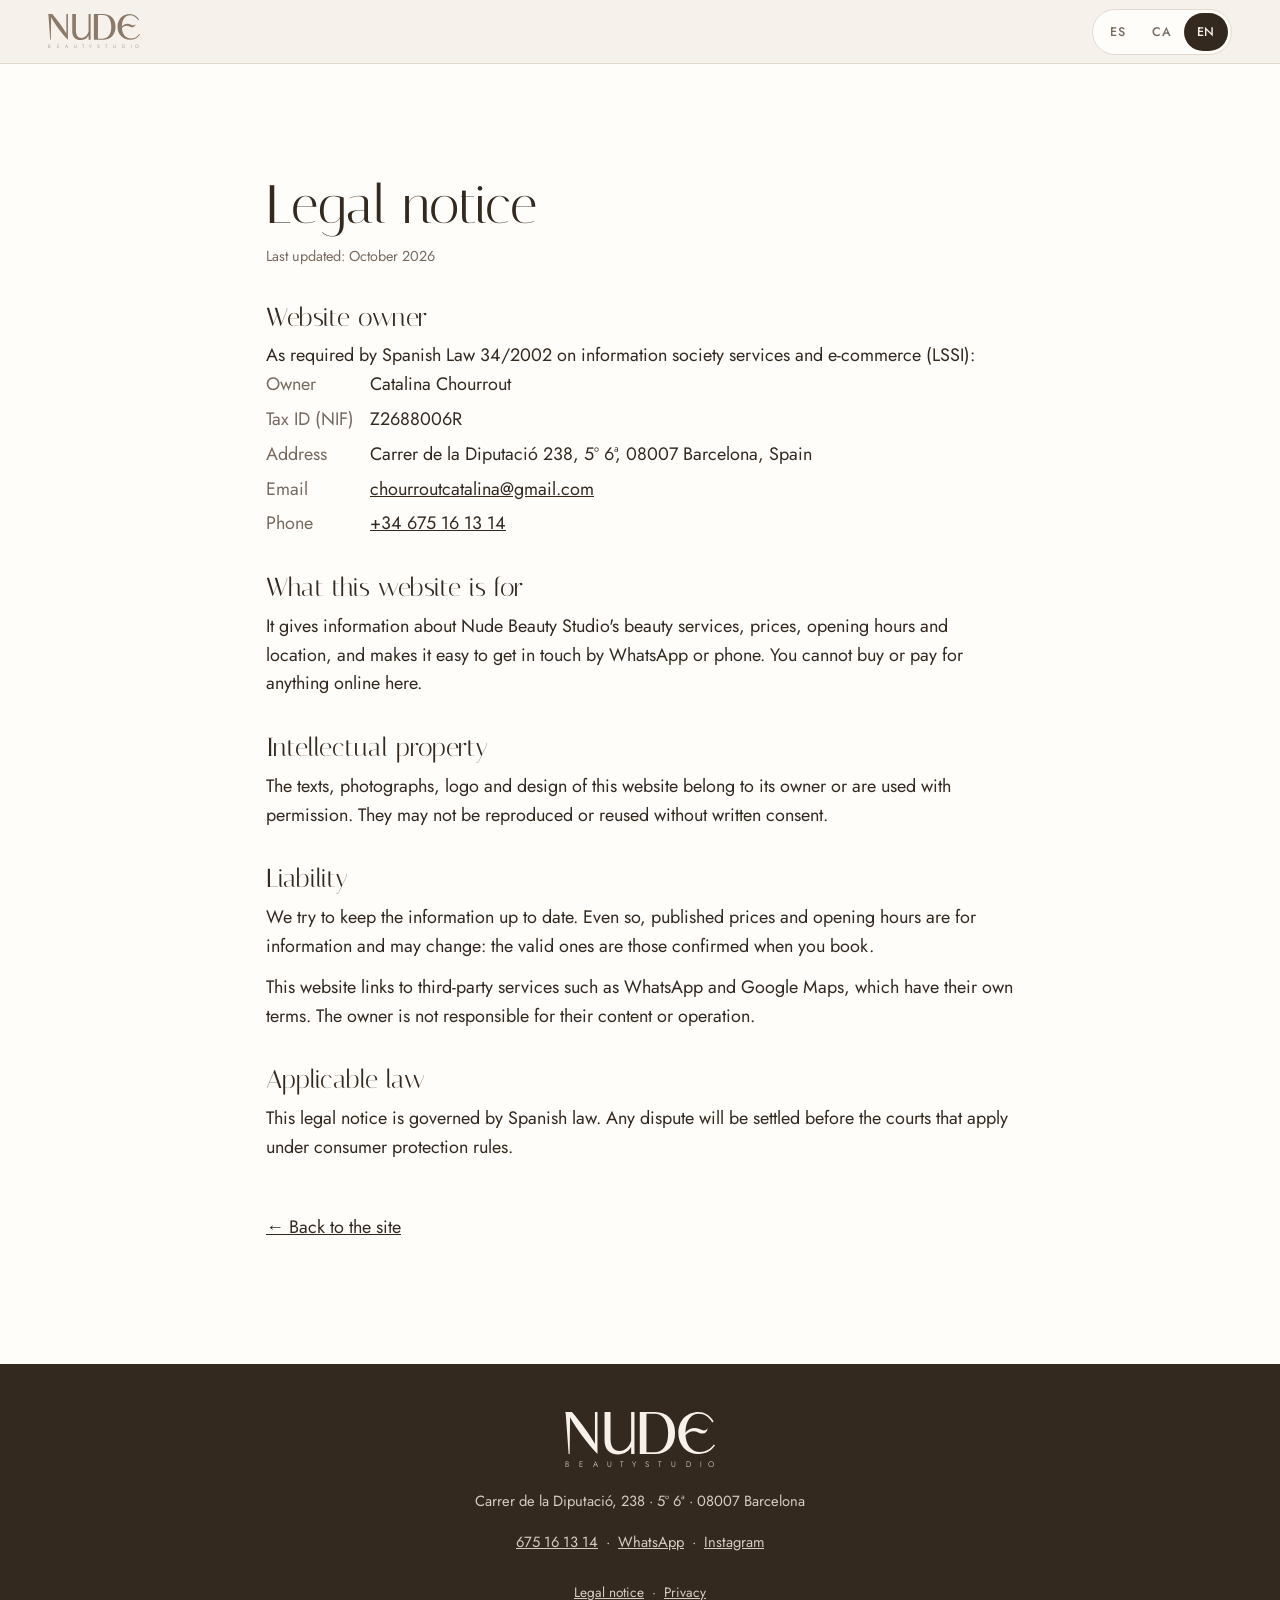
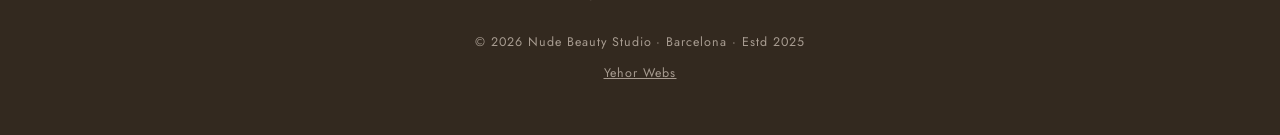
<file: aviso-legal.html>
<!doctype html>
<html lang="es">
<head>
<meta charset="utf-8">
<meta name="viewport" content="width=device-width, initial-scale=1, viewport-fit=cover">
<meta name="robots" content="noindex, follow">
<title>Aviso legal · Nude Beauty Studio</title>
<meta name="description" content="Aviso legal de la web de Nude Beauty Studio, Barcelona.">
<meta name="theme-color" content="#A99685">
<link rel="canonical" href="https://nudebeautybcn.com/aviso-legal">
<link rel="icon" href="/favicon.ico" sizes="48x48">
<link rel="icon" href="/favicon.svg" type="image/svg+xml">
<link rel="icon" href="/icon-192.png" type="image/png" sizes="192x192">
<link rel="apple-touch-icon" href="/apple-touch-icon.png">
<link rel="manifest" href="/site.webmanifest">
<link rel="stylesheet" href="/css/styles.css">
</head>
<body class="plain">

<svg class="sprite" aria-hidden="true">
  <symbol id="nude-logo" viewBox="0 0 1127 420">
    <!-- N -->
    <path d="M0,0 H52 C120,80 185,170 225,240 V0 H244 V315 C165,235 85,125 38,40 L35,315 H27 L5,8 Z"/>
    <!-- U -->
    <path d="M297,0 H342 V205 C342,262 368,293 410,293 C452,293 485,262 497,215 V0 H522 V315 H497 V262 C478,297 444,319 398,319 C335,319 297,280 297,210 Z"/>
    <!-- D -->
    <path fill-rule="evenodd" d="M562,0 H675 C770,0 827,62 827,157 C827,253 770,315 675,315 H562 Z M612,13 V302 H670 C738,302 775,245 775,157 C775,70 738,13 670,13 Z"/>
    <!-- E -->
    <path d="M1117,72 C1090,25 1050,0 1002,0 C915,0 852,65 852,157 C852,250 915,315 1005,315 C1058,315 1100,292 1127,250 L1118,244 C1092,280 1058,300 1015,300 C948,300 905,245 905,157 C905,70 945,14 1005,14 C1048,14 1082,38 1106,78 Z"/>
    <path d="M900,160 C930,120 975,112 1010,128 C1040,142 1055,145 1072,120 C1068,160 1040,172 1005,155 C970,138 935,140 905,175 Z"/>
    <text y="417" font-family="Jost, 'Century Gothic', sans-serif" font-weight="300" font-size="60"
          x="0 107 207 317 415 505 602 697 800 907 1012 1072">BEAUTYSTUDIO</text>
  </symbol>
  <symbol id="ic-wa" viewBox="0 0 24 24">
    <path d="M17.472 14.382c-.297-.149-1.758-.867-2.03-.967-.273-.099-.471-.148-.67.15-.197.297-.767.966-.94 1.164-.173.199-.347.223-.644.075-.297-.15-1.255-.463-2.39-1.475-.883-.788-1.48-1.761-1.653-2.059-.173-.297-.018-.458.13-.606.134-.133.298-.347.446-.52.149-.174.198-.298.298-.497.099-.198.05-.371-.025-.52-.075-.149-.669-1.612-.916-2.207-.242-.579-.487-.5-.669-.51-.173-.008-.371-.01-.57-.01-.198 0-.52.074-.792.372-.272.297-1.04 1.016-1.04 2.479 0 1.462 1.065 2.875 1.213 3.074.149.198 2.096 3.2 5.077 4.487.709.306 1.262.489 1.694.625.712.227 1.36.195 1.871.118.571-.085 1.758-.719 2.006-1.413.248-.694.248-1.289.173-1.413-.074-.124-.272-.198-.57-.347m-5.421 7.403h-.004a9.87 9.87 0 01-5.031-1.378l-.361-.214-3.741.982.998-3.648-.235-.374a9.86 9.86 0 01-1.51-5.26c.001-5.45 4.436-9.884 9.888-9.884 2.64 0 5.122 1.03 6.988 2.898a9.825 9.825 0 012.893 6.994c-.003 5.45-4.437 9.884-9.885 9.884m8.413-18.297A11.815 11.815 0 0012.05 0C5.495 0 .16 5.335.157 11.892c0 2.096.547 4.142 1.588 5.945L.057 24l6.305-1.654a11.882 11.882 0 005.683 1.448h.005c6.554 0 11.89-5.335 11.893-11.893a11.821 11.821 0 00-3.48-8.413z"/>
  </symbol>
</svg>

<header class="bar" id="top">
  <a class="bar__logo" href="/" aria-label="Nude Beauty Studio">
    <svg viewBox="0 0 1127 420" role="img" aria-hidden="true"><use href="#nude-logo"/></svg>
  </a>
  <div class="lang" role="group" aria-label="Idioma / Language">
    <button type="button" data-lang="es">ES</button>
    <button type="button" data-lang="ca">CA</button>
    <button type="button" data-lang="en">EN</button>
  </div>
</header>

<main>
  <section class="legal">
    <article data-l="es" lang="es">
      <h1>Aviso legal</h1>
      <p class="legal__meta">Última actualización: octubre de 2026</p>
      <h2>Titular de la web</h2>
      <p>En cumplimiento de la Ley 34/2002, de servicios de la sociedad de la información y de comercio electrónico (LSSI):</p>
      <dl>
        <dt>Titular</dt><dd>Catalina Chourrout</dd>
        <dt>NIF</dt><dd>Z2688006R</dd>
        <dt>Domicilio</dt><dd>Carrer de la Diputació 238, 5º 6ª, 08007 Barcelona</dd>
        <dt>Email</dt><dd><a href="mailto:chourroutcatalina@gmail.com">chourroutcatalina@gmail.com</a></dd>
        <dt>Teléfono</dt><dd><a href="tel:+34675161314">+34 675 16 13 14</a></dd>
      </dl>
      <h2>Para qué sirve esta web</h2>
      <p>Informa sobre los servicios de estética de Nude Beauty Studio, sus precios, su horario y su ubicación, y facilita el contacto por WhatsApp y por teléfono. No permite contratar ni pagar en línea.</p>
      <h2>Propiedad intelectual</h2>
      <p>Los textos, las fotografías, el logotipo y el diseño de esta web pertenecen a su titular o se usan con autorización. No pueden reproducirse ni reutilizarse sin permiso por escrito.</p>
      <h2>Responsabilidad</h2>
      <p>Procuramos que la información esté al día. Aun así, los precios y horarios publicados son informativos y pueden cambiar: los válidos son los que se confirman al reservar.</p>
      <p>Esta web enlaza a servicios de terceros, como WhatsApp y Google Maps, que tienen sus propias condiciones. El titular no responde de su contenido ni de su funcionamiento.</p>
      <h2>Legislación aplicable</h2>
      <p>Este aviso legal se rige por la legislación española. Cualquier conflicto se resolverá ante los juzgados y tribunales que correspondan según la normativa de consumidores y usuarios.</p>
      <a class="legal__back" href="./">← Volver a la web</a>
    </article>
    <article data-l="ca" lang="ca">
      <h1>Avís legal</h1>
      <p class="legal__meta">Darrera actualització: octubre de 2026</p>
      <h2>Titular del web</h2>
      <p>En compliment de la Llei 34/2002, de serveis de la societat de la informació i de comerç electrònic (LSSI):</p>
      <dl>
        <dt>Titular</dt><dd>Catalina Chourrout</dd>
        <dt>NIF</dt><dd>Z2688006R</dd>
        <dt>Domicili</dt><dd>Carrer de la Diputació 238, 5è 6a, 08007 Barcelona</dd>
        <dt>Correu</dt><dd><a href="mailto:chourroutcatalina@gmail.com">chourroutcatalina@gmail.com</a></dd>
        <dt>Telèfon</dt><dd><a href="tel:+34675161314">+34 675 16 13 14</a></dd>
      </dl>
      <h2>Per a què serveix aquest web</h2>
      <p>Informa sobre els serveis d'estètica de Nude Beauty Studio, els preus, l'horari i la ubicació, i facilita el contacte per WhatsApp i per telèfon. No permet contractar ni pagar en línia.</p>
      <h2>Propietat intel·lectual</h2>
      <p>Els textos, les fotografies, el logotip i el disseny d'aquest web pertanyen al titular o s'utilitzen amb autorització. No es poden reproduir ni reutilitzar sense permís per escrit.</p>
      <h2>Responsabilitat</h2>
      <p>Procurem que la informació estigui al dia. Tot i així, els preus i horaris publicats són informatius i poden canviar: els vàlids són els que es confirmen en reservar.</p>
      <p>Aquest web enllaça a serveis de tercers, com WhatsApp i Google Maps, que tenen les seves pròpies condicions. El titular no respon del seu contingut ni del seu funcionament.</p>
      <h2>Legislació aplicable</h2>
      <p>Aquest avís legal es regeix per la legislació espanyola. Qualsevol conflicte es resoldrà davant els jutjats i tribunals que corresponguin segons la normativa de consumidors i usuaris.</p>
      <a class="legal__back" href="./">← Tornar al web</a>
    </article>
    <article data-l="en" lang="en">
      <h1>Legal notice</h1>
      <p class="legal__meta">Last updated: October 2026</p>
      <h2>Website owner</h2>
      <p>As required by Spanish Law 34/2002 on information society services and e-commerce (LSSI):</p>
      <dl>
        <dt>Owner</dt><dd>Catalina Chourrout</dd>
        <dt>Tax ID (NIF)</dt><dd>Z2688006R</dd>
        <dt>Address</dt><dd>Carrer de la Diputació 238, 5º 6ª, 08007 Barcelona, Spain</dd>
        <dt>Email</dt><dd><a href="mailto:chourroutcatalina@gmail.com">chourroutcatalina@gmail.com</a></dd>
        <dt>Phone</dt><dd><a href="tel:+34675161314">+34 675 16 13 14</a></dd>
      </dl>
      <h2>What this website is for</h2>
      <p>It gives information about Nude Beauty Studio's beauty services, prices, opening hours and location, and makes it easy to get in touch by WhatsApp or phone. You cannot buy or pay for anything online here.</p>
      <h2>Intellectual property</h2>
      <p>The texts, photographs, logo and design of this website belong to its owner or are used with permission. They may not be reproduced or reused without written consent.</p>
      <h2>Liability</h2>
      <p>We try to keep the information up to date. Even so, published prices and opening hours are for information and may change: the valid ones are those confirmed when you book.</p>
      <p>This website links to third-party services such as WhatsApp and Google Maps, which have their own terms. The owner is not responsible for their content or operation.</p>
      <h2>Applicable law</h2>
      <p>This legal notice is governed by Spanish law. Any dispute will be settled before the courts that apply under consumer protection rules.</p>
      <a class="legal__back" href="./">← Back to the site</a>
    </article>
  </section>
</main>

<footer class="foot">
  <a class="foot__logo" href="/" aria-label="Nude Beauty Studio">
    <svg viewBox="0 0 1127 420" role="img" aria-hidden="true"><use href="#nude-logo"/></svg>
  </a>
  <p>Carrer de la Diputació, 238 · 5º 6ª · 08007 Barcelona</p>
  <p><a href="tel:+34675161314">675 16 13 14</a> · <a href="https://wa.me/34675161314" target="_blank" rel="noopener noreferrer">WhatsApp</a> · <a href="https://www.instagram.com/nude.beautybcn" target="_blank" rel="noopener noreferrer">Instagram</a></p>
  <p class="foot__legal">
    <a href="/aviso-legal"><span data-l="es">Aviso legal</span><span data-l="ca">Avís legal</span><span data-l="en">Legal notice</span></a> ·
    <a href="/privacidad"><span data-l="es">Privacidad</span><span data-l="ca">Privacitat</span><span data-l="en">Privacy</span></a>
  </p>
  <p class="foot__small">© <span id="year"></span> Nude Beauty Studio · Barcelona · Estd 2025</p>
  <p class="foot__small foot__credit"><a href="https://yehor-webs.vercel.app/" target="_blank" rel="noopener noreferrer">Yehor Webs</a></p>
</footer>

<script src="/js/pages.js"></script>
</body>
</html>
</file>
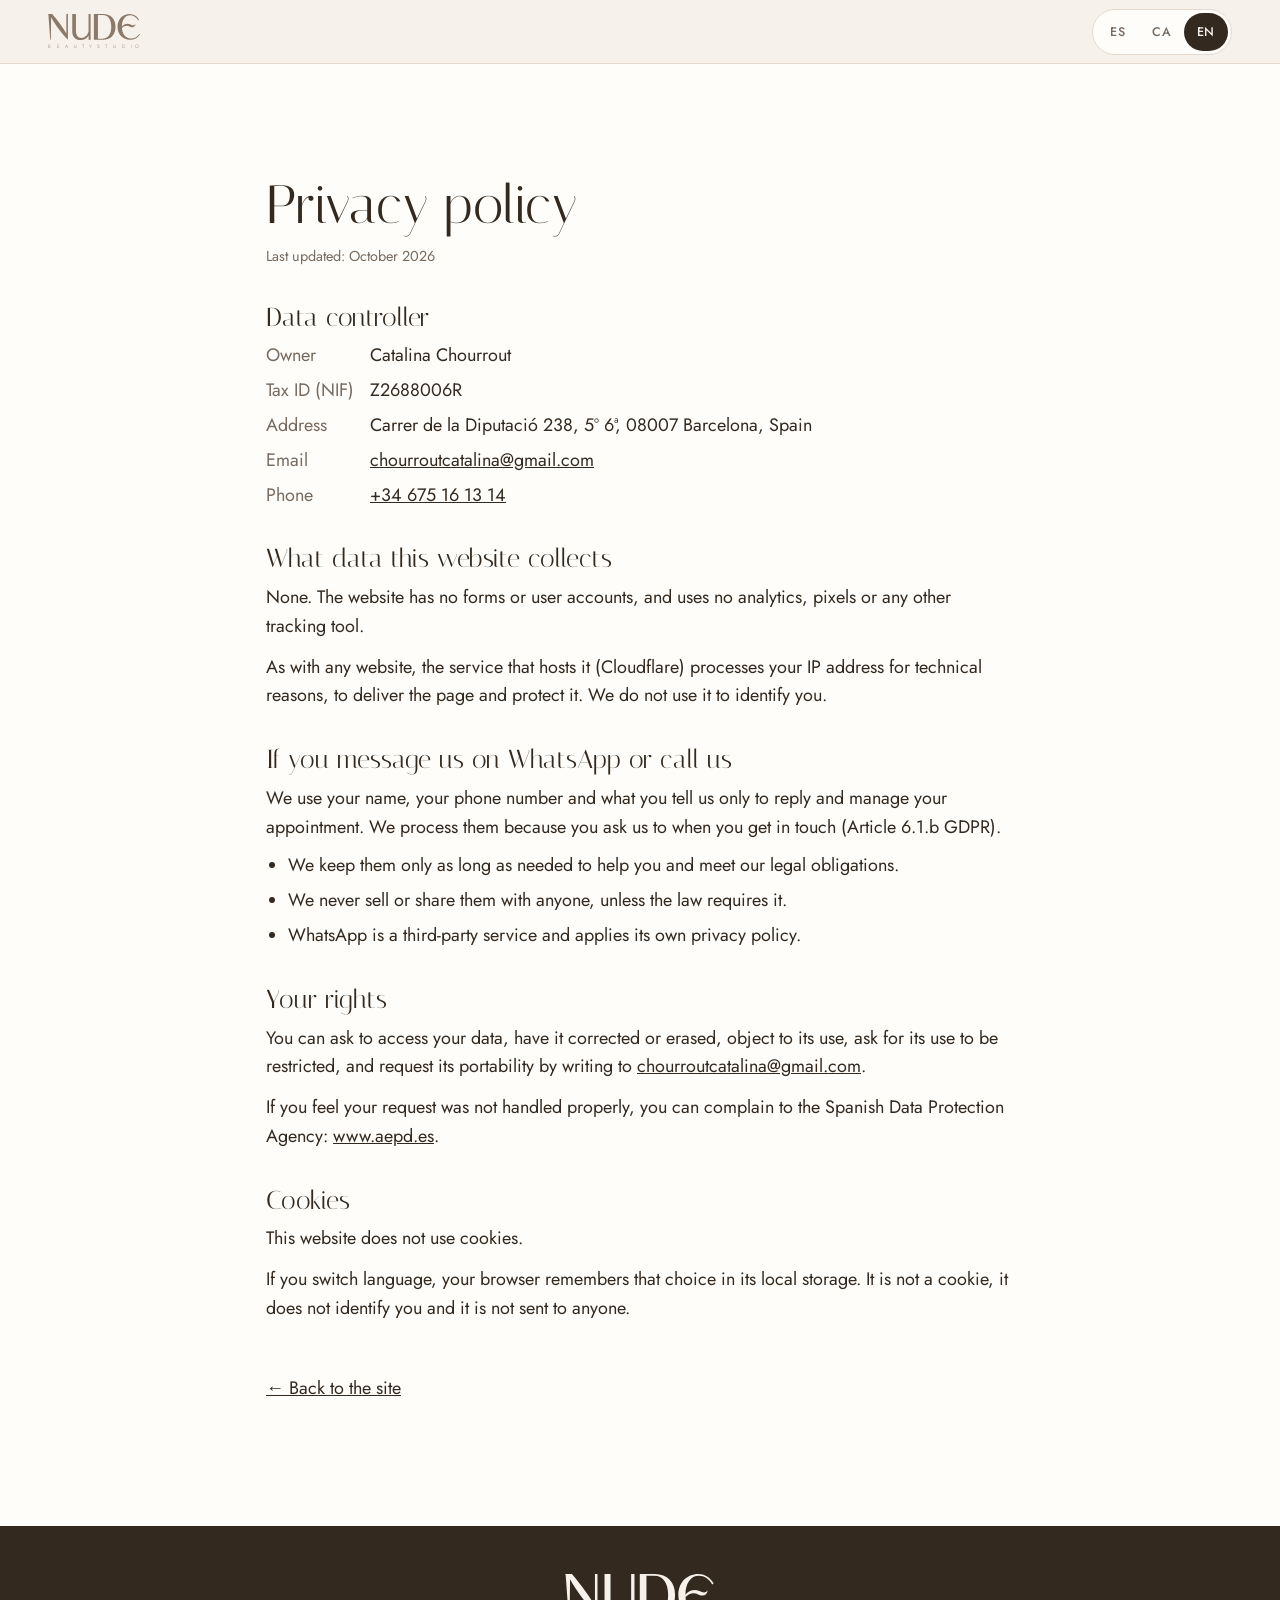
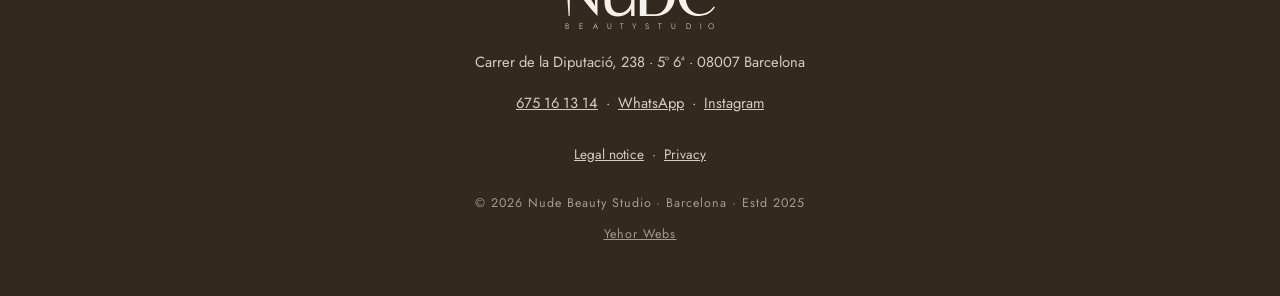
<file: privacidad.html>
<!doctype html>
<html lang="es">
<head>
<meta charset="utf-8">
<meta name="viewport" content="width=device-width, initial-scale=1, viewport-fit=cover">
<meta name="robots" content="noindex, follow">
<title>Política de privacidad · Nude Beauty Studio</title>
<meta name="description" content="Política de privacidad de la web de Nude Beauty Studio: no recoge datos personales ni usa cookies.">
<meta name="theme-color" content="#A99685">
<link rel="canonical" href="https://nudebeautybcn.com/privacidad">
<link rel="icon" href="/favicon.ico" sizes="48x48">
<link rel="icon" href="/favicon.svg" type="image/svg+xml">
<link rel="icon" href="/icon-192.png" type="image/png" sizes="192x192">
<link rel="apple-touch-icon" href="/apple-touch-icon.png">
<link rel="manifest" href="/site.webmanifest">
<link rel="stylesheet" href="/css/styles.css">
</head>
<body class="plain">

<svg class="sprite" aria-hidden="true">
  <symbol id="nude-logo" viewBox="0 0 1127 420">
    <!-- N -->
    <path d="M0,0 H52 C120,80 185,170 225,240 V0 H244 V315 C165,235 85,125 38,40 L35,315 H27 L5,8 Z"/>
    <!-- U -->
    <path d="M297,0 H342 V205 C342,262 368,293 410,293 C452,293 485,262 497,215 V0 H522 V315 H497 V262 C478,297 444,319 398,319 C335,319 297,280 297,210 Z"/>
    <!-- D -->
    <path fill-rule="evenodd" d="M562,0 H675 C770,0 827,62 827,157 C827,253 770,315 675,315 H562 Z M612,13 V302 H670 C738,302 775,245 775,157 C775,70 738,13 670,13 Z"/>
    <!-- E -->
    <path d="M1117,72 C1090,25 1050,0 1002,0 C915,0 852,65 852,157 C852,250 915,315 1005,315 C1058,315 1100,292 1127,250 L1118,244 C1092,280 1058,300 1015,300 C948,300 905,245 905,157 C905,70 945,14 1005,14 C1048,14 1082,38 1106,78 Z"/>
    <path d="M900,160 C930,120 975,112 1010,128 C1040,142 1055,145 1072,120 C1068,160 1040,172 1005,155 C970,138 935,140 905,175 Z"/>
    <text y="417" font-family="Jost, 'Century Gothic', sans-serif" font-weight="300" font-size="60"
          x="0 107 207 317 415 505 602 697 800 907 1012 1072">BEAUTYSTUDIO</text>
  </symbol>
  <symbol id="ic-wa" viewBox="0 0 24 24">
    <path d="M17.472 14.382c-.297-.149-1.758-.867-2.03-.967-.273-.099-.471-.148-.67.15-.197.297-.767.966-.94 1.164-.173.199-.347.223-.644.075-.297-.15-1.255-.463-2.39-1.475-.883-.788-1.48-1.761-1.653-2.059-.173-.297-.018-.458.13-.606.134-.133.298-.347.446-.52.149-.174.198-.298.298-.497.099-.198.05-.371-.025-.52-.075-.149-.669-1.612-.916-2.207-.242-.579-.487-.5-.669-.51-.173-.008-.371-.01-.57-.01-.198 0-.52.074-.792.372-.272.297-1.04 1.016-1.04 2.479 0 1.462 1.065 2.875 1.213 3.074.149.198 2.096 3.2 5.077 4.487.709.306 1.262.489 1.694.625.712.227 1.36.195 1.871.118.571-.085 1.758-.719 2.006-1.413.248-.694.248-1.289.173-1.413-.074-.124-.272-.198-.57-.347m-5.421 7.403h-.004a9.87 9.87 0 01-5.031-1.378l-.361-.214-3.741.982.998-3.648-.235-.374a9.86 9.86 0 01-1.51-5.26c.001-5.45 4.436-9.884 9.888-9.884 2.64 0 5.122 1.03 6.988 2.898a9.825 9.825 0 012.893 6.994c-.003 5.45-4.437 9.884-9.885 9.884m8.413-18.297A11.815 11.815 0 0012.05 0C5.495 0 .16 5.335.157 11.892c0 2.096.547 4.142 1.588 5.945L.057 24l6.305-1.654a11.882 11.882 0 005.683 1.448h.005c6.554 0 11.89-5.335 11.893-11.893a11.821 11.821 0 00-3.48-8.413z"/>
  </symbol>
</svg>

<header class="bar" id="top">
  <a class="bar__logo" href="/" aria-label="Nude Beauty Studio">
    <svg viewBox="0 0 1127 420" role="img" aria-hidden="true"><use href="#nude-logo"/></svg>
  </a>
  <div class="lang" role="group" aria-label="Idioma / Language">
    <button type="button" data-lang="es">ES</button>
    <button type="button" data-lang="ca">CA</button>
    <button type="button" data-lang="en">EN</button>
  </div>
</header>

<main>
  <section class="legal">
    <article data-l="es" lang="es">
      <h1>Política de privacidad</h1>
      <p class="legal__meta">Última actualización: octubre de 2026</p>
      <h2>Responsable</h2>
      <dl>
        <dt>Titular</dt><dd>Catalina Chourrout</dd>
        <dt>NIF</dt><dd>Z2688006R</dd>
        <dt>Domicilio</dt><dd>Carrer de la Diputació 238, 5º 6ª, 08007 Barcelona</dd>
        <dt>Email</dt><dd><a href="mailto:chourroutcatalina@gmail.com">chourroutcatalina@gmail.com</a></dd>
        <dt>Teléfono</dt><dd><a href="tel:+34675161314">+34 675 16 13 14</a></dd>
      </dl>
      <h2>Qué datos recoge esta web</h2>
      <p>Ninguno. La web no tiene formularios ni registro de usuarios, y no usa analítica, píxeles ni ninguna otra herramienta de seguimiento.</p>
      <p>Como ocurre con cualquier web, el servicio que la aloja (Cloudflare) trata la dirección IP de forma técnica para poder mostrar la página y protegerla. No usamos ese dato para identificarte.</p>
      <h2>Si nos escribes por WhatsApp o nos llamas</h2>
      <p>Usamos tu nombre, tu teléfono y lo que nos cuentes únicamente para responderte y gestionar tu cita. Los tratamos porque tú nos lo pides al contactar (artículo 6.1.b del RGPD).</p>
      <ul>
        <li>Los conservamos solo el tiempo necesario para atenderte y cumplir nuestras obligaciones legales.</li>
        <li>No los vendemos ni los cedemos a nadie, salvo que una ley lo exija.</li>
        <li>WhatsApp es un servicio de un tercero y aplica su propia política de privacidad.</li>
      </ul>
      <h2>Tus derechos</h2>
      <p>Puedes pedir el acceso a tus datos, su rectificación o supresión, oponerte a su uso, pedir que se limite y solicitar su portabilidad escribiendo a <a href="mailto:chourroutcatalina@gmail.com">chourroutcatalina@gmail.com</a>.</p>
      <p>Si crees que no hemos atendido bien tu solicitud, puedes reclamar ante la Agencia Española de Protección de Datos: <a href="https://www.aepd.es" target="_blank" rel="noopener noreferrer">www.aepd.es</a>.</p>
      <h2>Cookies</h2>
      <p>Esta web no utiliza cookies.</p>
      <p>Si cambias de idioma, tu navegador recuerda esa elección en su almacenamiento local. No es una cookie, no te identifica y no se envía a nadie.</p>
      <a class="legal__back" href="./">← Volver a la web</a>
    </article>
    <article data-l="ca" lang="ca">
      <h1>Política de privacitat</h1>
      <p class="legal__meta">Darrera actualització: octubre de 2026</p>
      <h2>Responsable</h2>
      <dl>
        <dt>Titular</dt><dd>Catalina Chourrout</dd>
        <dt>NIF</dt><dd>Z2688006R</dd>
        <dt>Domicili</dt><dd>Carrer de la Diputació 238, 5è 6a, 08007 Barcelona</dd>
        <dt>Correu</dt><dd><a href="mailto:chourroutcatalina@gmail.com">chourroutcatalina@gmail.com</a></dd>
        <dt>Telèfon</dt><dd><a href="tel:+34675161314">+34 675 16 13 14</a></dd>
      </dl>
      <h2>Quines dades recull aquest web</h2>
      <p>Cap. El web no té formularis ni registre d'usuaris, i no fa servir analítica, píxels ni cap altra eina de seguiment.</p>
      <p>Com passa amb qualsevol web, el servei que l'allotja (Cloudflare) tracta l'adreça IP de manera tècnica per poder mostrar la pàgina i protegir-la. No fem servir aquesta dada per identificar-te.</p>
      <h2>Si ens escrius per WhatsApp o ens truques</h2>
      <p>Fem servir el teu nom, el teu telèfon i el que ens expliquis únicament per respondre't i gestionar la teva cita. Les tractem perquè tu ens ho demanes en contactar (article 6.1.b de l'RGPD).</p>
      <ul>
        <li>Les conservem només el temps necessari per atendre't i complir les nostres obligacions legals.</li>
        <li>No les venem ni les cedim a ningú, tret que una llei ho exigeixi.</li>
        <li>WhatsApp és un servei d'un tercer i aplica la seva pròpia política de privacitat.</li>
      </ul>
      <h2>Els teus drets</h2>
      <p>Pots demanar l'accés a les teves dades, la rectificació o supressió, oposar-te al seu ús, demanar que es limiti i sol·licitar-ne la portabilitat escrivint a <a href="mailto:chourroutcatalina@gmail.com">chourroutcatalina@gmail.com</a>.</p>
      <p>Si creus que no hem atès bé la teva sol·licitud, pots reclamar davant l'Agència Espanyola de Protecció de Dades: <a href="https://www.aepd.es" target="_blank" rel="noopener noreferrer">www.aepd.es</a>.</p>
      <h2>Galetes</h2>
      <p>Aquest web no utilitza galetes (cookies).</p>
      <p>Si canvies d'idioma, el teu navegador recorda aquesta elecció al seu emmagatzematge local. No és una galeta, no t'identifica i no s'envia a ningú.</p>
      <a class="legal__back" href="./">← Tornar al web</a>
    </article>
    <article data-l="en" lang="en">
      <h1>Privacy policy</h1>
      <p class="legal__meta">Last updated: October 2026</p>
      <h2>Data controller</h2>
      <dl>
        <dt>Owner</dt><dd>Catalina Chourrout</dd>
        <dt>Tax ID (NIF)</dt><dd>Z2688006R</dd>
        <dt>Address</dt><dd>Carrer de la Diputació 238, 5º 6ª, 08007 Barcelona, Spain</dd>
        <dt>Email</dt><dd><a href="mailto:chourroutcatalina@gmail.com">chourroutcatalina@gmail.com</a></dd>
        <dt>Phone</dt><dd><a href="tel:+34675161314">+34 675 16 13 14</a></dd>
      </dl>
      <h2>What data this website collects</h2>
      <p>None. The website has no forms or user accounts, and uses no analytics, pixels or any other tracking tool.</p>
      <p>As with any website, the service that hosts it (Cloudflare) processes your IP address for technical reasons, to deliver the page and protect it. We do not use it to identify you.</p>
      <h2>If you message us on WhatsApp or call us</h2>
      <p>We use your name, your phone number and what you tell us only to reply and manage your appointment. We process them because you ask us to when you get in touch (Article 6.1.b GDPR).</p>
      <ul>
        <li>We keep them only as long as needed to help you and meet our legal obligations.</li>
        <li>We never sell or share them with anyone, unless the law requires it.</li>
        <li>WhatsApp is a third-party service and applies its own privacy policy.</li>
      </ul>
      <h2>Your rights</h2>
      <p>You can ask to access your data, have it corrected or erased, object to its use, ask for its use to be restricted, and request its portability by writing to <a href="mailto:chourroutcatalina@gmail.com">chourroutcatalina@gmail.com</a>.</p>
      <p>If you feel your request was not handled properly, you can complain to the Spanish Data Protection Agency: <a href="https://www.aepd.es" target="_blank" rel="noopener noreferrer">www.aepd.es</a>.</p>
      <h2>Cookies</h2>
      <p>This website does not use cookies.</p>
      <p>If you switch language, your browser remembers that choice in its local storage. It is not a cookie, it does not identify you and it is not sent to anyone.</p>
      <a class="legal__back" href="./">← Back to the site</a>
    </article>
  </section>
</main>

<footer class="foot">
  <a class="foot__logo" href="/" aria-label="Nude Beauty Studio">
    <svg viewBox="0 0 1127 420" role="img" aria-hidden="true"><use href="#nude-logo"/></svg>
  </a>
  <p>Carrer de la Diputació, 238 · 5º 6ª · 08007 Barcelona</p>
  <p><a href="tel:+34675161314">675 16 13 14</a> · <a href="https://wa.me/34675161314" target="_blank" rel="noopener noreferrer">WhatsApp</a> · <a href="https://www.instagram.com/nude.beautybcn" target="_blank" rel="noopener noreferrer">Instagram</a></p>
  <p class="foot__legal">
    <a href="/aviso-legal"><span data-l="es">Aviso legal</span><span data-l="ca">Avís legal</span><span data-l="en">Legal notice</span></a> ·
    <a href="/privacidad"><span data-l="es">Privacidad</span><span data-l="ca">Privacitat</span><span data-l="en">Privacy</span></a>
  </p>
  <p class="foot__small">© <span id="year"></span> Nude Beauty Studio · Barcelona · Estd 2025</p>
  <p class="foot__small foot__credit"><a href="https://yehor-webs.vercel.app/" target="_blank" rel="noopener noreferrer">Yehor Webs</a></p>
</footer>

<script src="/js/pages.js"></script>
</body>
</html>
</file>
<file: css/styles.css>
/* Palette taken from the logo card and the studio interior:
   taupe (logo), cream + white (walls, counter), light wood (shelves), plant green (accent). */
/* Fonts are served from this site, so no visitor data goes to a font host */
@font-face { font-family: "Italiana"; src: url("../fonts/italiana-400.woff2") format("woff2"); font-weight: 400; font-style: normal; font-display: swap; }
@font-face { font-family: "Jost"; src: url("../fonts/jost-variable.woff2") format("woff2"); font-weight: 300 500; font-style: normal; font-display: swap; }

:root {
  --taupe: #A99685;
  --taupe-deep: #8B7969;
  --wood: #D9C6B2;
  --cream: #F6F1EA;
  --paper: #FFFDF9;
  --ink: #33291F;
  --muted: #776A5F;
  --line: #E3D9CE;
  --green: #566B4B;
  --green-deep: #465A3D;
  --serif: "Italiana", "Bodoni MT", Didot, Georgia, serif;
  --sans: "Jost", "Century Gothic", "Segoe UI", sans-serif;
  --gutter: 20px;
  --dock-h: 72px;
}

*, *::before, *::after { box-sizing: border-box; }
html { scroll-behavior: smooth; scroll-padding-top: 64px; -webkit-text-size-adjust: 100%; }
body {
  margin: 0;
  background: var(--cream);
  color: var(--ink);
  font: 400 17px/1.6 var(--sans);
  padding-bottom: calc(var(--dock-h) + env(safe-area-inset-bottom));
}
img { display: block; max-width: 100%; }
.sprite { position: absolute; width: 0; height: 0; }
a { color: inherit; }
h1, h2, h3, h4, p { margin: 0; }
h1, h2 { font-family: var(--serif); font-weight: 400; line-height: 1.08; text-wrap: balance; }
h2 { font-size: clamp(2rem, 8vw, 3.2rem); margin-bottom: 18px; }
section { padding: 56px var(--gutter); }
section > * { max-width: 1080px; margin-left: auto; margin-right: auto; }

.eyebrow {
  font-size: .74rem; letter-spacing: .28em; text-transform: uppercase;
  color: var(--muted); margin-bottom: 14px;
}
/* Left-aligned with the 1080px content column rather than centred in it */
.lede { color: var(--muted); max-width: 46ch; margin-left: max(0px, (100% - 1080px) / 2); }
.stars { color: #C9A25A; letter-spacing: .08em; }

/* ---------- Buttons ---------- */
.btn {
  display: inline-flex; align-items: center; justify-content: center; gap: 10px;
  min-height: 52px; padding: 0 26px; border-radius: 999px;
  font: 500 1rem/1 var(--sans); text-decoration: none; letter-spacing: .02em;
  border: 1px solid transparent; cursor: pointer;
  transition: background .2s, color .2s, transform .15s;
}
.btn:active { transform: scale(.98); }
.btn--wa { background: var(--green); color: #fff; }
.btn--wa:hover { background: var(--green-deep); }
.btn--ghost { border-color: rgba(255,255,255,.75); color: #fff; }
.btn--ghost:hover { background: rgba(255,255,255,.14); }
.btn--line { border-color: var(--ink); color: var(--ink); }
.btn--line:hover { background: var(--ink); color: var(--cream); }
.ic { width: 20px; height: 20px; fill: currentColor; flex: none; }
:focus-visible { outline: 2px solid var(--ink); outline-offset: 3px; }

/* ---------- Top bar ---------- */
.bar {
  position: sticky; top: 0; z-index: 30;
  display: flex; align-items: center; justify-content: space-between; gap: 16px;
  height: 56px; padding: 0 var(--gutter);
  background: rgba(246,241,234,.92); backdrop-filter: blur(10px);
  border-bottom: 1px solid var(--line);
}
.bar__logo { display: block; width: 78px; color: var(--taupe-deep); }
.bar__logo svg, .hero__logo svg, .foot__logo svg { display: block; width: 100%; height: auto; fill: currentColor; }
.bar__nav { display: none; gap: 28px; font-size: .9rem; letter-spacing: .06em; }
.bar__nav a { text-decoration: none; }
.bar__nav a:hover { text-decoration: underline; text-underline-offset: 5px; }
.lang { display: flex; border: 1px solid var(--line); border-radius: 999px; padding: 3px; background: var(--paper); }
.lang button, .lang a {
  display: grid; place-items: center; min-width: 44px; height: 38px; border: 0; border-radius: 999px; background: none;
  font: 500 .78rem var(--sans); letter-spacing: .08em; color: var(--muted); cursor: pointer; text-decoration: none;
}
.lang button[aria-pressed="true"], .lang a[aria-current] { background: var(--ink); color: var(--cream); }

/* ---------- Hero ---------- */
.hero {
  background: var(--taupe); color: #fff; text-align: center;
  padding-top: 56px; padding-bottom: 40px;
  min-height: calc(100svh - 56px - var(--dock-h));
  display: flex; flex-direction: column; align-items: center; justify-content: center;
}
.hero > * { margin-left: auto; margin-right: auto; }
.hero .eyebrow { color: rgba(255,255,255,.9); }
.hero__logo { display: block; width: min(78vw, 460px); color: #fff; margin-top: 8px; margin-bottom: 36px; }
.hero h1 { font-size: clamp(2.1rem, 9vw, 3.6rem); }
.hero__sub { color: var(--ink); max-width: 34ch; margin-top: 16px; font-size: 1.05rem; }
.badge {
  display: inline-flex; align-items: center; gap: 8px; margin-top: 26px; padding: 7px 14px;
  border-radius: 999px; background: var(--paper); color: var(--ink);
  font: 500 .78rem/1.2 var(--sans); letter-spacing: .14em; text-transform: uppercase;
}
.badge::before { content: ""; width: 7px; height: 7px; border-radius: 50%; background: var(--green); }
.badge + .hero__cta { margin-top: 14px; }
.closing .badge { margin: 0 auto 16px; }
.hero__cta { display: flex; flex-direction: column; gap: 12px; width: 100%; max-width: 340px; margin-top: 28px; }
.hero__meta { margin-top: 24px; font-size: .92rem; color: var(--ink); display: flex; flex-wrap: wrap; gap: 4px 8px; justify-content: center; }
.hero__meta .stars, .hero__meta .is-open, .hero__meta .is-closed { color: #fff; }
/* Phones: opening status on its own line instead of a dangling separator */
.hero__meta .dot { display: none; }
.hero__meta .js-open { flex-basis: 100%; }
.hero__foot { margin-top: 36px; font-size: .72rem; letter-spacing: .22em; text-transform: uppercase; line-height: 1.7; }

/* ---------- Story ---------- */
.story { background: var(--paper); display: grid; gap: 36px; }
.story > * { width: 100%; }
.story__text p + p { margin-top: 14px; }
.story__text p:not(.eyebrow) { max-width: 52ch; }
.story__img { margin: 0 auto; aspect-ratio: 4/5; }

/* ---------- Photos ---------- */
.photo { position: relative; display: block; overflow: hidden; border-radius: 4px; background: var(--wood); }
.photo img { width: 100%; height: 100%; object-fit: cover; }

/* ---------- Gallery ---------- */
.gallery { background: var(--paper); }
.gallery__strip {
  display: flex; gap: 12px; overflow-x: auto; scroll-snap-type: x mandatory;
  margin: 24px calc(var(--gutter) * -1) 0; padding: 0 var(--gutter) 6px; max-width: none;
  scrollbar-width: none;
}
.gallery__strip::-webkit-scrollbar { display: none; }
.gallery__strip .photo {
  flex: none; width: 74vw; max-width: 340px; aspect-ratio: 3/4; padding: 0; border: 0;
  scroll-snap-align: center; cursor: zoom-in; font: inherit;
}
.lightbox { border: 0; padding: 0; background: transparent; max-width: 94vw; max-height: 92vh; }
.lightbox::backdrop { background: rgba(40,32,26,.88); }
.lightbox img { max-width: 94vw; max-height: 92vh; border-radius: 4px; }
.lightbox__x {
  position: fixed; top: 14px; right: 14px; width: 48px; height: 48px; border-radius: 50%;
  border: 0; background: var(--cream); color: var(--ink); font-size: 1.6rem; line-height: 1; cursor: pointer;
}

/* ---------- Service menu ---------- */
.tabs {
  display: flex; gap: 8px; overflow-x: auto; scrollbar-width: none;
  margin: 24px calc(var(--gutter) * -1) 0; padding: 8px var(--gutter);
  position: sticky; top: 56px; z-index: 10; background: var(--cream);
  max-width: none;
}
.tabs::-webkit-scrollbar { display: none; }
.tabs a {
  flex: none; display: inline-flex; align-items: center; min-height: 44px; padding: 0 16px; border-radius: 999px;
  border: 1px solid var(--taupe); background: var(--paper); color: var(--ink);
  font: 500 .95rem var(--sans); text-decoration: none; white-space: nowrap;
  box-shadow: 0 1px 2px rgba(51,41,31,.08);
}
.tabs a:hover { background: #F0E6DA; }
.tabs a.is-current { background: var(--taupe-deep); border-color: var(--taupe-deep); color: #fff; }
.tabs a small { margin-left: 8px; font-size: .75rem; opacity: .65; }
/* Clears the sticky top bar plus the sticky chip row when jumping to a category */
.cat { scroll-margin-top: 128px; }
.cats { margin-top: 20px; }
.cat + .cat { margin-top: 32px; }
.cat__title { font: 400 1.75rem/1.15 var(--serif); margin: 0; padding-bottom: 10px; border-bottom: 1px solid var(--line); }
.cat__intro { color: var(--muted); font-size: .95rem; line-height: 1.5; margin-top: 12px; max-width: 70ch; }
.items { list-style: none; padding: 0; margin-top: 12px; margin-bottom: 0; display: grid; gap: 8px; }
.item { display: flex; }
.item__btn {
  width: 100%; display: grid; grid-template-columns: 28px 1fr auto; gap: 4px 14px; align-items: start; align-content: start;
  padding: 14px 14px; text-align: left; cursor: pointer;
  background: var(--paper); border: 1px solid var(--line); border-radius: 16px;
  font: inherit; color: inherit;
  transition: background .2s, border-color .2s, box-shadow .2s;
}
.item__btn:hover { border-color: var(--taupe); }
.item__name { font-weight: 500; line-height: 1.35; padding-top: 2px; }
.item__price { font-weight: 500; white-space: nowrap; padding-top: 2px; }
.item__desc { grid-column: 2 / -1; color: var(--muted); font-size: .92rem; line-height: 1.45; }
/* Plus mark drawn with two bars so it stays optically centred; becomes a tick when selected */
.item__mark {
  position: relative; width: 28px; height: 28px; border-radius: 50%;
  border: 1.5px solid var(--taupe-deep); transition: background .2s, border-color .2s;
}
.item__mark::before, .item__mark::after {
  content: ""; position: absolute; left: 50%; top: 50%; background: var(--taupe-deep);
  width: 12px; height: 1.5px; transform: translate(-50%, -50%);
}
.item__mark::after { width: 1.5px; height: 12px; }
.item__btn[aria-pressed="true"] { background: #F0E6DA; border-color: var(--taupe); box-shadow: inset 0 0 0 1px var(--taupe); }
.item__btn[aria-pressed="true"] .item__mark { background: var(--green); border-color: var(--green); }
.item__btn[aria-pressed="true"] .item__mark::after { display: none; }
.item__btn[aria-pressed="true"] .item__mark::before {
  width: 6px; height: 11px; background: none; border: solid #fff; border-width: 0 2px 2px 0;
  transform: translate(-50%, -60%) rotate(45deg);
}

/* Pack services: the 1 / 4 sessions choice sits inside the same card, under the name */
.item--pack { flex-direction: column; }
.item--pack .item__btn { border-bottom: 0; border-bottom-left-radius: 0; border-bottom-right-radius: 0; padding-bottom: 10px; }
.item__opts {
  display: flex; flex-wrap: wrap; gap: 6px; padding: 0 14px 14px 56px;
  background: var(--paper); border: 1px solid var(--line); border-top: 0; border-radius: 0 0 16px 16px;
}
.item__opt {
  flex: 1 1 0; min-height: 40px; padding: 0 8px; border-radius: 999px; cursor: pointer; white-space: nowrap;
  border: 1px solid var(--line); background: var(--cream); color: var(--ink); font: 500 .8rem var(--sans);
}
.item__opt[aria-pressed="true"] { background: var(--taupe-deep); border-color: var(--taupe-deep); color: #fff; }
.item--pack:has(.item__btn[aria-pressed="true"]) .item__btn,
.item--pack:has(.item__btn[aria-pressed="true"]) .item__opts { background: #F0E6DA; border-color: var(--taupe); box-shadow: none; }

/* ---------- Limited offer ---------- */
.promo { background: var(--cream); padding-top: 40px; padding-bottom: 8px; }
.promo__card {
  position: relative; max-width: 560px; padding: 28px 22px 24px; text-align: center;
  background: var(--paper); border: 1px solid var(--taupe); border-radius: 20px;
  box-shadow: 0 12px 32px rgba(51,41,31,.08);
}
.promo__badge {
  position: absolute; top: -14px; left: 50%; transform: translateX(-50%);
  padding: 6px 14px; border-radius: 999px; background: var(--green); color: #fff;
  font: 500 .85rem/1 var(--sans); letter-spacing: .06em;
}
.promo .eyebrow { margin-top: 6px; margin-bottom: 10px; }
.promo h2 { margin-bottom: 10px; }
.promo__desc { color: var(--muted); max-width: 40ch; margin: 0 auto; }
.promo__price { margin-top: 16px; display: flex; align-items: baseline; justify-content: center; gap: 12px; }
.promo__price s { color: var(--muted); font-size: 1.25rem; text-decoration-thickness: 1.5px; }
.promo__price strong { font: 400 3rem/1 var(--serif); color: var(--ink); }
.promo__label { margin-top: 18px; font-size: .72rem; letter-spacing: .24em; text-transform: uppercase; color: var(--muted); }
.promo__timer { display: flex; justify-content: center; gap: 8px; margin: 8px 0 22px; }
.promo__timer span { display: grid; gap: 2px; min-width: 64px; padding: 10px 6px; border-radius: 12px; background: var(--cream); border: 1px solid var(--line); }
.promo__timer b { font: 400 1.9rem/1 var(--serif); font-variant-numeric: tabular-nums; color: var(--ink); }
.promo__timer small { font-size: .68rem; letter-spacing: .12em; text-transform: uppercase; color: var(--muted); }
.promo__cta { width: 100%; max-width: 340px; }
.item--promo .item__btn { border-color: var(--taupe); }
.item__price s { color: var(--muted); font-weight: 400; margin-right: 4px; }

/* ---------- Reviews ---------- */
.score { display: flex; align-items: center; gap: 16px; margin-top: 8px; margin-bottom: 28px; }
.score__n { font: 300 4.2rem/1 var(--sans); color: var(--taupe-deep); }
.score__s { display: grid; gap: 2px; font-size: .9rem; color: var(--muted); }
.score__s .stars { font-size: 1.15rem; }
.reviews__sub { font: 400 .74rem var(--sans); letter-spacing: .28em; text-transform: uppercase; color: var(--muted); margin-bottom: 6px; }
.themes { list-style: none; padding: 0; margin-top: 0; margin-bottom: 0; display: grid; }
.themes li { padding: 18px 0; border-bottom: 1px solid var(--line); }
.themes h4 { font: 400 1.45rem var(--serif); margin-bottom: 2px; }
.themes p { color: var(--muted); }
.quotes { display: grid; gap: 12px; margin-top: 36px; margin-bottom: 28px; }
.quote { margin: 0; padding: 28px 24px; background: var(--taupe); color: #fff; border-radius: 4px; }
.quote p { font: 400 1.9rem/1.2 var(--serif); }
.quote footer { margin-top: 10px; font-size: .85rem; color: var(--ink); letter-spacing: .04em; }

/* ---------- Visit ---------- */
.visit { background: var(--cream); display: grid; gap: 32px; }
.visit > * { width: 100%; }
address { font-style: normal; font-size: 1.15rem; line-height: 1.5; }
.visit__tip { color: var(--muted); margin-top: 12px; max-width: 46ch; }
.visit__links { display: flex; flex-wrap: wrap; gap: 10px; margin: 22px 0 36px; }
.visit h3 { font: 400 1.6rem var(--serif); margin-bottom: 4px; }
.visit__open { font-size: .95rem; margin-bottom: 10px; }
.is-open { color: var(--green); font-weight: 500; }
.is-closed { color: #9A4B3C; font-weight: 500; }
.hours { width: 100%; max-width: 420px; border-collapse: collapse; }
.hours td { padding: 10px 0; border-bottom: 1px solid var(--line); }
.hours td:last-child { text-align: right; font-variant-numeric: tabular-nums; }
.hours tr.today td { font-weight: 500; }
.hours tr.today td:first-child::after { content: " •"; color: var(--green); }
/* Static map image: nothing loads from a map provider until the visitor taps through */
.map { position: relative; display: block; overflow: hidden; border-radius: 4px; background: var(--wood); color: var(--ink); }
.map img { width: 100%; height: auto; filter: saturate(.8) sepia(.08); }
.map__cta {
  position: absolute; left: 12px; bottom: 12px; padding: 9px 14px; border-radius: 999px; background: var(--paper);
  font-size: .74rem; font-weight: 500; letter-spacing: .12em; text-transform: uppercase; box-shadow: 0 2px 8px rgba(51,41,31,.18);
}
.map:hover .map__cta { background: var(--ink); color: var(--cream); }
.map__credit { position: absolute; right: 0; bottom: 0; padding: 1px 6px; background: rgba(255,253,249,.8); font-size: .62rem; }

/* ---------- FAQ ---------- */
.faq { background: var(--paper); }
.faq__list { border-top: 1px solid var(--line); }
.faq__item { border-bottom: 1px solid var(--line); }
.faq__item summary {
  display: flex; align-items: center; justify-content: space-between; gap: 16px;
  padding: 18px 0; cursor: pointer; list-style: none; font: 400 1.35rem/1.25 var(--serif);
}
.faq__item summary::-webkit-details-marker { display: none; }
.faq__item summary::after { content: "+"; flex: none; font: 300 1.5rem/1 var(--sans); color: var(--taupe-deep); transition: transform .2s; }
.faq__item[open] summary::after { transform: rotate(45deg); }
.faq__item p { color: var(--muted); padding-bottom: 20px; max-width: 70ch; }

/* ---------- Closing + footer ---------- */
.closing { background: var(--taupe); color: #fff; text-align: center; }
.closing p { color: var(--ink); margin: 0 auto 26px; max-width: 34ch; }
.foot { background: var(--ink); color: #D8CCC0; text-align: center; padding: 48px var(--gutter) 40px; font-size: .92rem; }
.foot__logo { display: block; width: 150px; margin: 0 auto 22px; color: var(--cream); }
.foot p + p { margin-top: 6px; }
.foot p a { display: inline-block; padding: 11px 4px; }
.foot__small { font-size: .78rem; letter-spacing: .08em; opacity: .7; margin-top: 18px !important; }
.foot__credit { margin-top: 0 !important; }
.foot__legal { font-size: .85rem; }

/* ---------- Legal pages and 404 ---------- */
body.plain { padding-bottom: 0; }
/* One block per language lives in the page; only the active one shows */
html[lang="es"] [data-l]:not([data-l="es"]),
html[lang="ca"] [data-l]:not([data-l="ca"]),
html[lang="en"] [data-l]:not([data-l="en"]) { display: none; }
.legal { background: var(--paper); }
.legal article { max-width: 68ch; }
.legal h1 { font-size: clamp(2.2rem, 9vw, 3.4rem); margin-bottom: 10px; }
.legal h2 { font-size: 1.6rem; margin: 36px 0 10px; }
.legal p + p { margin-top: 12px; }
.legal ul { margin: 10px 0 0; padding-left: 22px; }
.legal li + li { margin-top: 6px; }
.legal dl { margin: 0; display: grid; grid-template-columns: auto 1fr; gap: 6px 16px; }
.legal dt { color: var(--muted); }
.legal dd { margin: 0; overflow-wrap: anywhere; }
.legal__meta { color: var(--muted); font-size: .9rem; }
.legal__back { display: inline-block; margin-top: 40px; padding: 11px 0; }
.lost { text-align: center; min-height: 60svh; display: flex; flex-direction: column; align-items: center; justify-content: center; }
.lost h1 { font-size: clamp(2.2rem, 9vw, 3.4rem); margin-bottom: 14px; }
.lost p { color: var(--muted); margin: 0 auto 28px; max-width: 34ch; }

/* ---------- Sticky booking dock ---------- */
.dock {
  position: fixed; left: 0; right: 0; bottom: 0; z-index: 40;
  display: flex; align-items: center; gap: 12px;
  padding: 10px var(--gutter) calc(10px + env(safe-area-inset-bottom));
  background: rgba(255,253,249,.96); backdrop-filter: blur(10px);
  border-top: 1px solid var(--line);
  transition: transform .25s ease;
}
/* Slides away while another WhatsApp button is on screen, so the same button never shows twice */
.dock--away { transform: translateY(110%); }
.dock__sum { flex: 1; min-width: 0; font-size: .85rem; line-height: 1.25; color: var(--muted); }
.dock__sum:empty { display: none; }
.dock__sum b { display: block; font: 500 1.05rem var(--sans); color: var(--ink); }
.dock .btn { flex: 1; padding: 0 18px; }
.dock__sum:not(:empty) + .btn { flex: none; }

/* ---------- Larger screens ---------- */
@media (min-width: 860px) {
  .promo { padding-top: 72px; padding-bottom: 16px; }
  .promo__card { padding: 40px 48px 36px; }
  :root { --gutter: 48px; --dock-h: 0px; }
  body { font-size: 18px; }
  section { padding-top: 112px; padding-bottom: 112px; }
  .bar { height: 64px; }
  .bar__logo { width: 92px; }
  .bar__nav { display: flex; }
  .hero { min-height: calc(100svh - 64px); }
  .hero__cta { flex-direction: row; max-width: none; width: auto; }
  .hero__meta .dot { display: inline; }
  .hero__meta .js-open { flex-basis: auto; }
  .tabs { top: 64px; padding-left: max(var(--gutter), calc((100vw - 1080px) / 2)); padding-right: max(var(--gutter), calc((100vw - 1080px) / 2)); }
  .cat { scroll-margin-top: 136px; }
  .items { grid-template-columns: 1fr 1fr; gap: 12px; }
  .story { grid-template-columns: 1.1fr .9fr; column-gap: 64px; align-items: center; max-width: none; }
  .story > * { max-width: none; }
  .story { padding-left: max(var(--gutter), calc((100vw - 1080px) / 2)); padding-right: max(var(--gutter), calc((100vw - 1080px) / 2)); }
  .gallery__strip { display: grid; grid-template-columns: repeat(3, 1fr); gap: 16px; overflow: visible; margin: 32px auto 0; padding: 0; max-width: 1080px; }
  .gallery__strip .photo { width: auto; max-width: none; }
  .themes { grid-template-columns: 1fr 1fr; column-gap: 64px; }
  .quotes { grid-template-columns: 1fr 1fr; gap: 16px; }
  .quote { padding: 40px; }
  .quote p { font-size: 2.1rem; }
  .visit { grid-template-columns: 1fr 1fr; column-gap: 64px; padding-left: max(var(--gutter), calc((100vw - 1080px) / 2)); padding-right: max(var(--gutter), calc((100vw - 1080px) / 2)); }
  .visit > * { max-width: none; }
  .map { align-self: start; }
  /* On desktop the dock only appears once something is selected */
  .dock { left: auto; right: 24px; bottom: 24px; border: 1px solid var(--line); border-radius: 999px; padding: 8px 8px 8px 24px; box-shadow: 0 10px 30px rgba(51,41,31,.14); }
  .dock:has(.dock__sum:empty) { display: none; }
}

@media (prefers-reduced-motion: reduce) {
  html { scroll-behavior: auto; }
  * { transition: none !important; }
}
</file>
